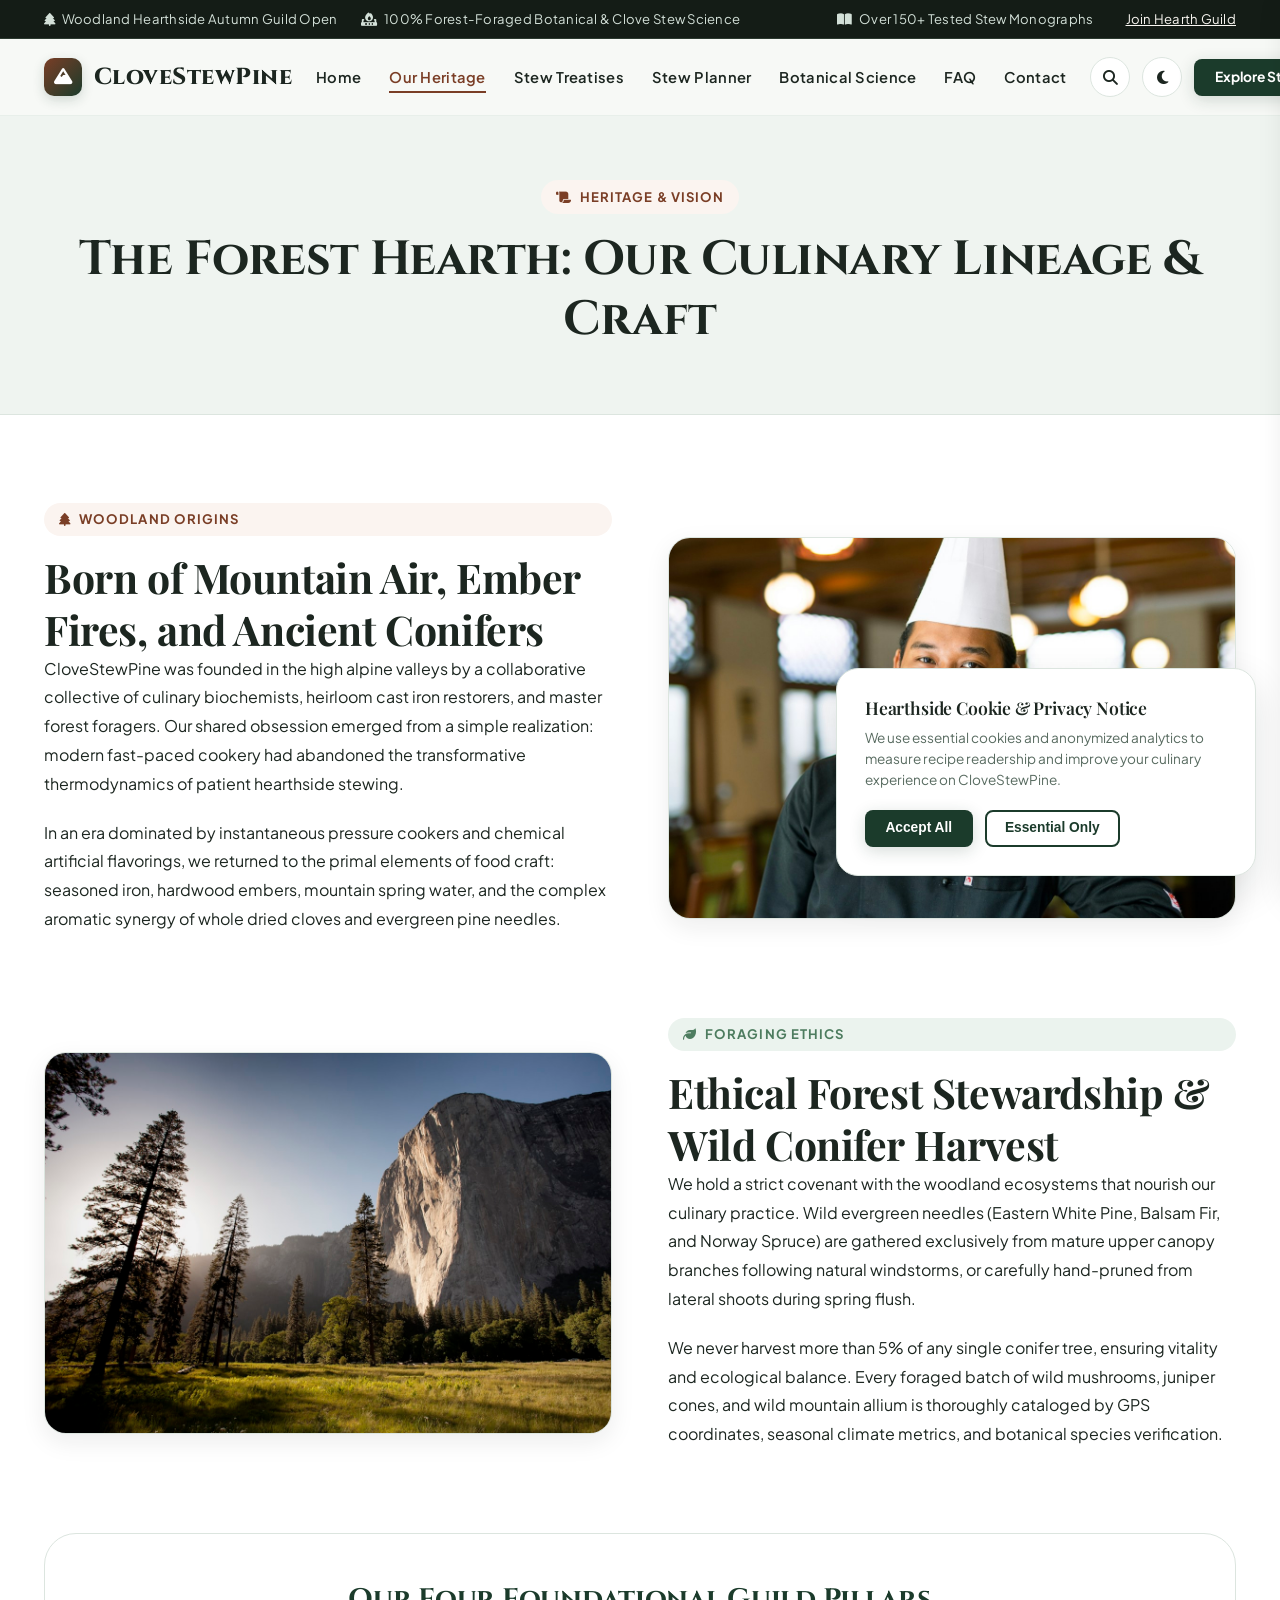
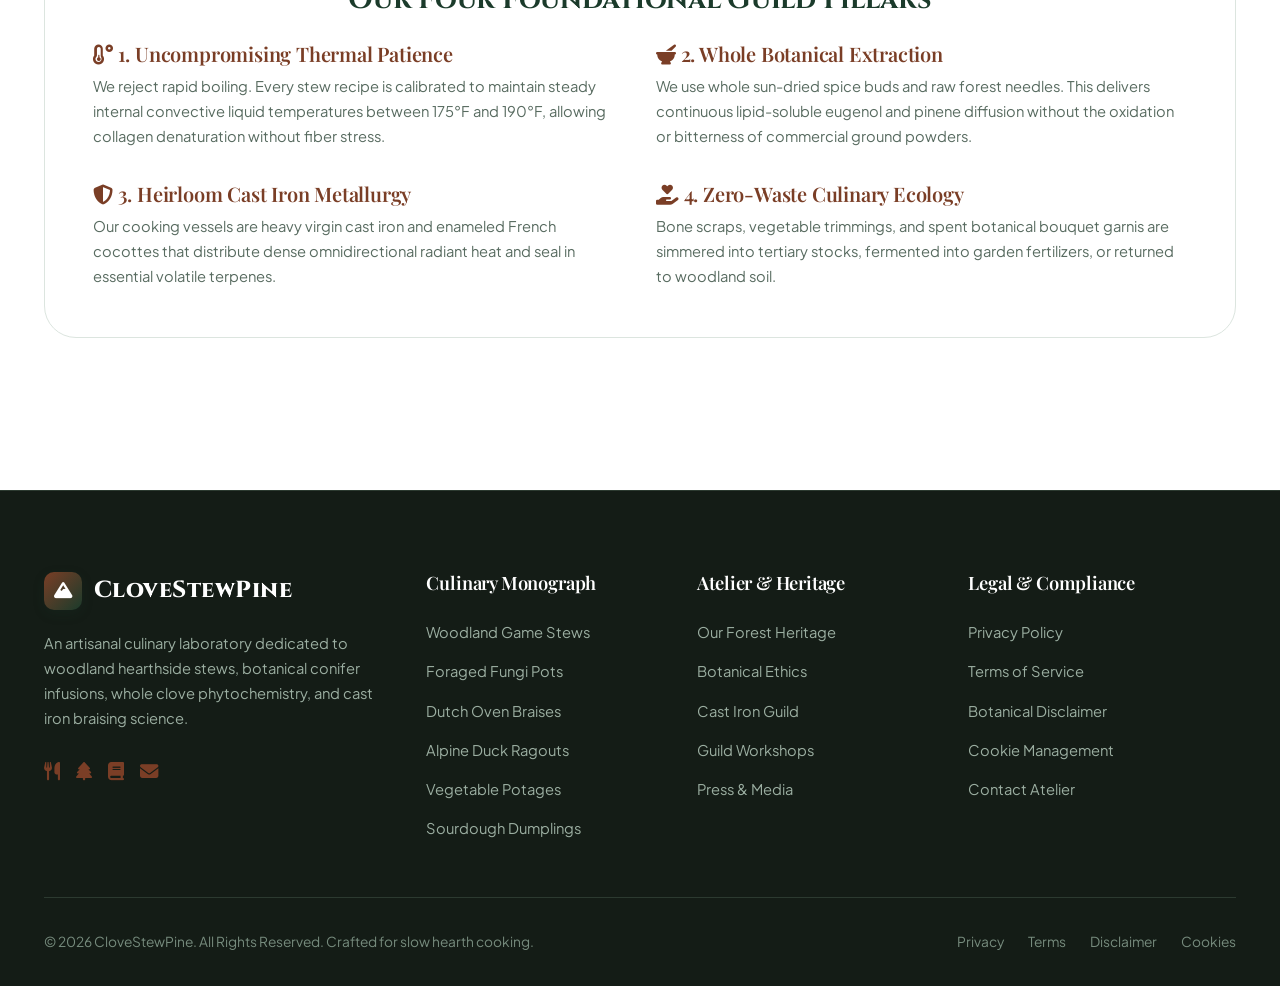
<file: about.html>
<!DOCTYPE html>
<html lang="en">
<head>
  <meta charset="UTF-8">
  <meta name="viewport" content="width=device-width, initial-scale=1.0">
  <title>Our Woodland Heritage & Hearth Stew Philosophy | CloveStewPine</title>
  <meta name="description" content="Discover the heritage of CloveStewPine. Learn about our forest foraging ethics, heirloom Dutch oven restoration, and scientific extraction of botanical terpenes and clove aromatics.">
  <link rel="canonical" href="https://clovestewpine.com/about.html">
  
  <!-- Google Analytics -->
  <script async src="https://www.googletagmanager.com/gtag/js?id=G-0LY0HY7L01"></script>
  <script>
    window.dataLayer = window.dataLayer || [];
    function gtag(){dataLayer.push(arguments);}
    gtag('js', new Date());
    gtag('config', 'G-0LY0HY7L01');
  </script>

  <link rel="stylesheet" href="https://cdnjs.cloudflare.com/ajax/libs/font-awesome/6.4.0/css/all.min.css">
  <link rel="stylesheet" href="css/style.css">
</head>
<body>

  <!-- Reading Progress Bar -->
  <div id="readingProgressBar" class="reading-progress-bar"></div>

  <!-- Top Announcement Bar -->
  <div class="top-bar">
    <div class="container top-bar-content">
      <div class="top-bar-left">
        <span class="top-bar-item"><i class="fas fa-tree"></i> Woodland Hearthside Autumn Guild Open</span>
        <span class="top-bar-item"><i class="fas fa-fire-burner"></i> 100% Forest-Foraged Botanical & Clove Stew Science</span>
      </div>
      <div class="top-bar-right">
        <span class="top-bar-item"><i class="fas fa-book-open"></i> Over 150+ Tested Stew Monographs</span>
        <a href="contact.html" style="color:#FAF7F2; text-decoration:underline; margin-left:8px;">Join Hearth Guild</a>
      </div>
    </div>
  </div>

  <!-- Site Navigation Header -->
  <header class="site-header">
    <div class="container header-inner">
      <a href="index.html" class="brand-logo">
        <div class="brand-logo-icon"><i class="fas fa-mountain"></i></div>
        <span>CloveStewPine</span>
      </a>

      <nav>
        <ul class="nav-menu">
          <li><a href="index.html" class="nav-link ">Home</a></li>
          <li><a href="about.html" class="nav-link active">Our Heritage</a></li>
          <li><a href="blog.html" class="nav-link ">Stew Treatises</a></li>
          <li><a href="index.html#planner" class="nav-link">Stew Planner</a></li>
          <li><a href="index.html#botanicals" class="nav-link">Botanical Science</a></li>
          <li><a href="index.html#faq" class="nav-link">FAQ</a></li>
          <li><a href="contact.html" class="nav-link ">Contact</a></li>
        </ul>
      </nav>

      <div class="header-actions">
        <button id="searchModalTrigger" class="icon-btn" aria-label="Search Stews"><i class="fas fa-search"></i></button>
        <button id="themeToggleBtn" class="icon-btn" aria-label="Toggle Theme"><i class="fas fa-moon"></i></button>
        <a href="blog.html" class="btn btn-primary btn-sm">Explore Stews</a>
        <button id="mobileMenuToggle" class="icon-btn hamburger-btn" aria-label="Open Menu"><i class="fas fa-bars"></i></button>
      </div>
    </div>
  </header>

  <!-- Mobile Drawer -->
  <div id="drawerOverlay" class="drawer-overlay"></div>
  <div id="mobileDrawer" class="mobile-drawer">
    <div class="mobile-drawer-header">
      <a href="index.html" class="brand-logo">
        <div class="brand-logo-icon"><i class="fas fa-mountain"></i></div>
        <span>CloveStewPine</span>
      </a>
      <button id="drawerCloseBtn" class="icon-btn" aria-label="Close Menu"><i class="fas fa-times"></i></button>
    </div>
    <ul class="mobile-nav-links">
      <li><a href="index.html">Home</a></li>
      <li><a href="about.html">Our Heritage</a></li>
      <li><a href="blog.html">Stew Treatises</a></li>
      <li><a href="index.html#planner">Stew Planner</a></li>
      <li><a href="index.html#botanicals">Botanical Science</a></li>
      <li><a href="index.html#faq">FAQ</a></li>
      <li><a href="contact.html">Contact Us</a></li>
    </ul>
    <div style="margin-top:auto; padding-top:2rem;">
      <a href="blog.html" class="btn btn-primary" style="width:100%;">View All Stews</a>
    </div>
  </div>

  <!-- Search Modal Overlay -->
  <div id="searchModalOverlay" class="modal-overlay">
    <div class="search-modal-box">
      <div class="search-modal-header">
        <h4 style="font-family: var(--font-heading); margin-bottom:0;">Search Woodland Stew Directory</h4>
        <button id="searchCloseBtn" class="icon-btn"><i class="fas fa-times"></i></button>
      </div>
      <div class="search-input-wrap">
        <i class="fas fa-search"></i>
        <input type="text" id="liveSearchInput" placeholder="Search by ingredient, simmer technique, or spice..." autocomplete="off">
      </div>
      <div id="searchResultsContainer" class="search-results">
        <p style="color:var(--text-muted);font-size:0.88rem;">Type a stew type, botanical spice, or cut...</p>
      </div>
    </div>
  </div>

  <!-- Subpage Header -->
  <section class="section section-alt" style="padding: 4rem 0 3rem 0; border-bottom: 1px solid var(--border);">
    <div class="container text-center">
      <div class="badge badge-clove"><i class="fas fa-scroll"></i> Heritage & Vision</div>
      <h1 style="font-family:var(--font-heading); font-size:clamp(2rem, 3.8vw, 3rem); margin-bottom:1rem;">The Forest Hearth: Our Culinary Lineage & Craft</h1>
    </div>
  </section>

  <!-- Main Content Body -->
  <main class="section section-surface">
    <div class="container">
      
        <div class="split-row" style="margin-bottom: 4rem;">
          <div class="split-content">
            <div class="badge badge-clove"><i class="fas fa-tree"></i> Woodland Origins</div>
            <h2>Born of Mountain Air, Ember Fires, and Ancient Conifers</h2>
            <p style="line-height:1.8; margin-bottom:1.25rem;">CloveStewPine was founded in the high alpine valleys by a collaborative collective of culinary biochemists, heirloom cast iron restorers, and master forest foragers. Our shared obsession emerged from a simple realization: modern fast-paced cookery had abandoned the transformative thermodynamics of patient hearthside stewing.</p>
            <p style="line-height:1.8; margin-bottom:1.25rem;">In an era dominated by instantaneous pressure cookers and chemical artificial flavorings, we returned to the primal elements of food craft: seasoned iron, hardwood embers, mountain spring water, and the complex aromatic synergy of whole dried cloves and evergreen pine needles.</p>
          </div>
          <div class="split-media">
            <img src="images/stew-artisan-woodland-chef-stirring.jpg" alt="Artisan Chef Stirring Hearthside Stew Pot" width="600" height="380">
          </div>
        </div>

        <div class="split-row reverse" style="margin-bottom: 4rem;">
          <div class="split-content">
            <div class="badge badge-sage"><i class="fas fa-leaf"></i> Foraging Ethics</div>
            <h2>Ethical Forest Stewardship & Wild Conifer Harvest</h2>
            <p style="line-height:1.8; margin-bottom:1.25rem;">We hold a strict covenant with the woodland ecosystems that nourish our culinary practice. Wild evergreen needles (Eastern White Pine, Balsam Fir, and Norway Spruce) are gathered exclusively from mature upper canopy branches following natural windstorms, or carefully hand-pruned from lateral shoots during spring flush.</p>
            <p style="line-height:1.8; margin-bottom:1.25rem;">We never harvest more than 5% of any single conifer tree, ensuring vitality and ecological balance. Every foraged batch of wild mushrooms, juniper cones, and wild mountain allium is thoroughly cataloged by GPS coordinates, seasonal climate metrics, and botanical species verification.</p>
          </div>
          <div class="split-media">
            <img src="images/stew-alpine-pine-forest-mountain.jpg" alt="Evergreen Pine Forest Landscape" width="600" height="380">
          </div>
        </div>

        <div class="section-surface" style="padding: 3rem; border-radius: var(--radius-xl); border: 1px solid var(--border); margin-bottom: 4rem;">
          <h3 style="color:var(--primary); font-family:var(--font-heading); margin-bottom:1.5rem; text-align:center;">Our Four Foundational Guild Pillars</h3>
          <div class="grid-2" style="gap:2rem;">
            <div>
              <h4 style="color:var(--clove); margin-bottom:0.5rem;"><i class="fas fa-temperature-low"></i> 1. Uncompromising Thermal Patience</h4>
              <p style="font-size:0.92rem; color:var(--text-muted); line-height:1.7;">We reject rapid boiling. Every stew recipe is calibrated to maintain steady internal convective liquid temperatures between 175°F and 190°F, allowing collagen denaturation without fiber stress.</p>
            </div>
            <div>
              <h4 style="color:var(--clove); margin-bottom:0.5rem;"><i class="fas fa-mortar-pestle"></i> 2. Whole Botanical Extraction</h4>
              <p style="font-size:0.92rem; color:var(--text-muted); line-height:1.7;">We use whole sun-dried spice buds and raw forest needles. This delivers continuous lipid-soluble eugenol and pinene diffusion without the oxidation or bitterness of commercial ground powders.</p>
            </div>
            <div>
              <h4 style="color:var(--clove); margin-bottom:0.5rem;"><i class="fas fa-shield-alt"></i> 3. Heirloom Cast Iron Metallurgy</h4>
              <p style="font-size:0.92rem; color:var(--text-muted); line-height:1.7;">Our cooking vessels are heavy virgin cast iron and enameled French cocottes that distribute dense omnidirectional radiant heat and seal in essential volatile terpenes.</p>
            </div>
            <div>
              <h4 style="color:var(--clove); margin-bottom:0.5rem;"><i class="fas fa-hand-holding-heart"></i> 4. Zero-Waste Culinary Ecology</h4>
              <p style="font-size:0.92rem; color:var(--text-muted); line-height:1.7;">Bone scraps, vegetable trimmings, and spent botanical bouquet garnis are simmered into tertiary stocks, fermented into garden fertilizers, or returned to woodland soil.</p>
            </div>
          </div>
        </div>
        
    </div>
  </main>

  <!-- Footer -->
  <footer class="site-footer">
    <div class="container">
      <div class="footer-grid">
        <div class="footer-brand">
          <a href="index.html" class="brand-logo">
            <div class="brand-logo-icon"><i class="fas fa-mountain"></i></div>
            <span>CloveStewPine</span>
          </a>
          <p>An artisanal culinary laboratory dedicated to woodland hearthside stews, botanical conifer infusions, whole clove phytochemistry, and cast iron braising science.</p>
          <div style="display:flex; gap:1rem; font-size:1.15rem; color:#9BAEA1;">
            <a href="index.html" aria-label="Home"><i class="fas fa-utensils"></i></a>
            <a href="about.html" aria-label="About"><i class="fas fa-tree"></i></a>
            <a href="blog.html" aria-label="Blog"><i class="fas fa-book"></i></a>
            <a href="contact.html" aria-label="Contact"><i class="fas fa-envelope"></i></a>
          </div>
        </div>

        <div>
          <h4 class="footer-heading">Culinary Monograph</h4>
          <ul class="footer-links">
            <li><a href="blog.html">Woodland Game Stews</a></li>
            <li><a href="blog.html">Foraged Fungi Pots</a></li>
            <li><a href="blog.html">Dutch Oven Braises</a></li>
            <li><a href="blog.html">Alpine Duck Ragouts</a></li>
            <li><a href="blog.html">Vegetable Potages</a></li>
            <li><a href="blog.html">Sourdough Dumplings</a></li>
          </ul>
        </div>

        <div>
          <h4 class="footer-heading">Atelier & Heritage</h4>
          <ul class="footer-links">
            <li><a href="about.html">Our Forest Heritage</a></li>
            <li><a href="about.html#botany">Botanical Ethics</a></li>
            <li><a href="about.html#castiron">Cast Iron Guild</a></li>
            <li><a href="contact.html">Guild Workshops</a></li>
            <li><a href="contact.html">Press & Media</a></li>
          </ul>
        </div>

        <div>
          <h4 class="footer-heading">Legal & Compliance</h4>
          <ul class="footer-links">
            <li><a href="privacy.html">Privacy Policy</a></li>
            <li><a href="terms.html">Terms of Service</a></li>
            <li><a href="disclaimer.html">Botanical Disclaimer</a></li>
            <li><a href="cookies.html">Cookie Management</a></li>
            <li><a href="contact.html">Contact Atelier</a></li>
          </ul>
        </div>
      </div>

      <div class="footer-bottom">
        <div>
          &copy; 2026 CloveStewPine. All Rights Reserved. Crafted for slow hearth cooking.
        </div>
        <div class="footer-bottom-links">
          <a href="privacy.html">Privacy</a>
          <a href="terms.html">Terms</a>
          <a href="disclaimer.html">Disclaimer</a>
          <a href="cookies.html">Cookies</a>
        </div>
      </div>
    </div>
  </footer>

  <!-- Cookie Consent Banner -->
  <div id="cookieBanner" class="cookie-banner">
    <h4>Hearthside Cookie & Privacy Notice</h4>
    <p>We use essential cookies and anonymized analytics to measure recipe readership and improve your culinary experience on CloveStewPine.</p>
    <div class="cookie-banner-actions">
      <button id="cookieAcceptBtn" class="btn btn-primary btn-sm">Accept All</button>
      <button id="cookieDeclineBtn" class="btn btn-outline btn-sm">Essential Only</button>
    </div>
  </div>

  <!-- Back to Top Button -->
  <button id="backToTopBtn" class="back-to-top" aria-label="Back to Top"><i class="fas fa-arrow-up"></i></button>

  <script src="js/main.js"></script>
</body>
</html>
</file>
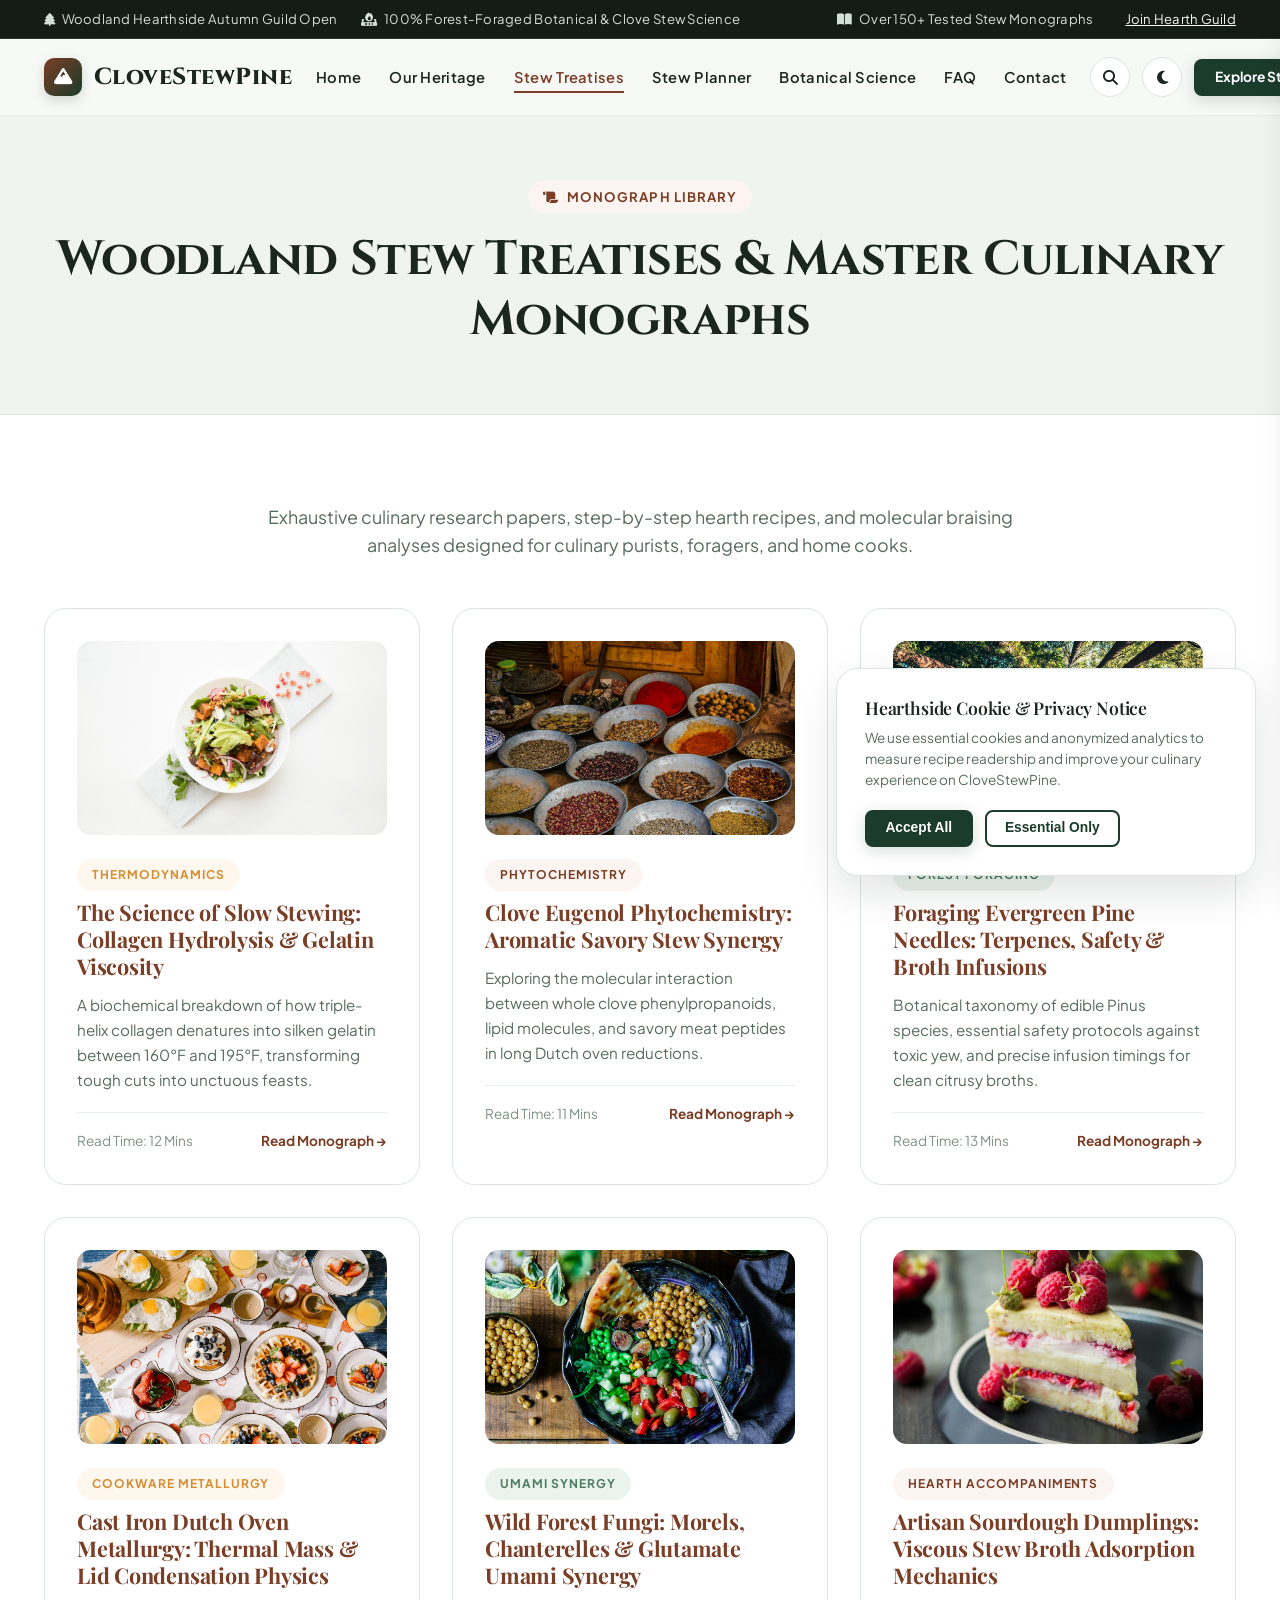
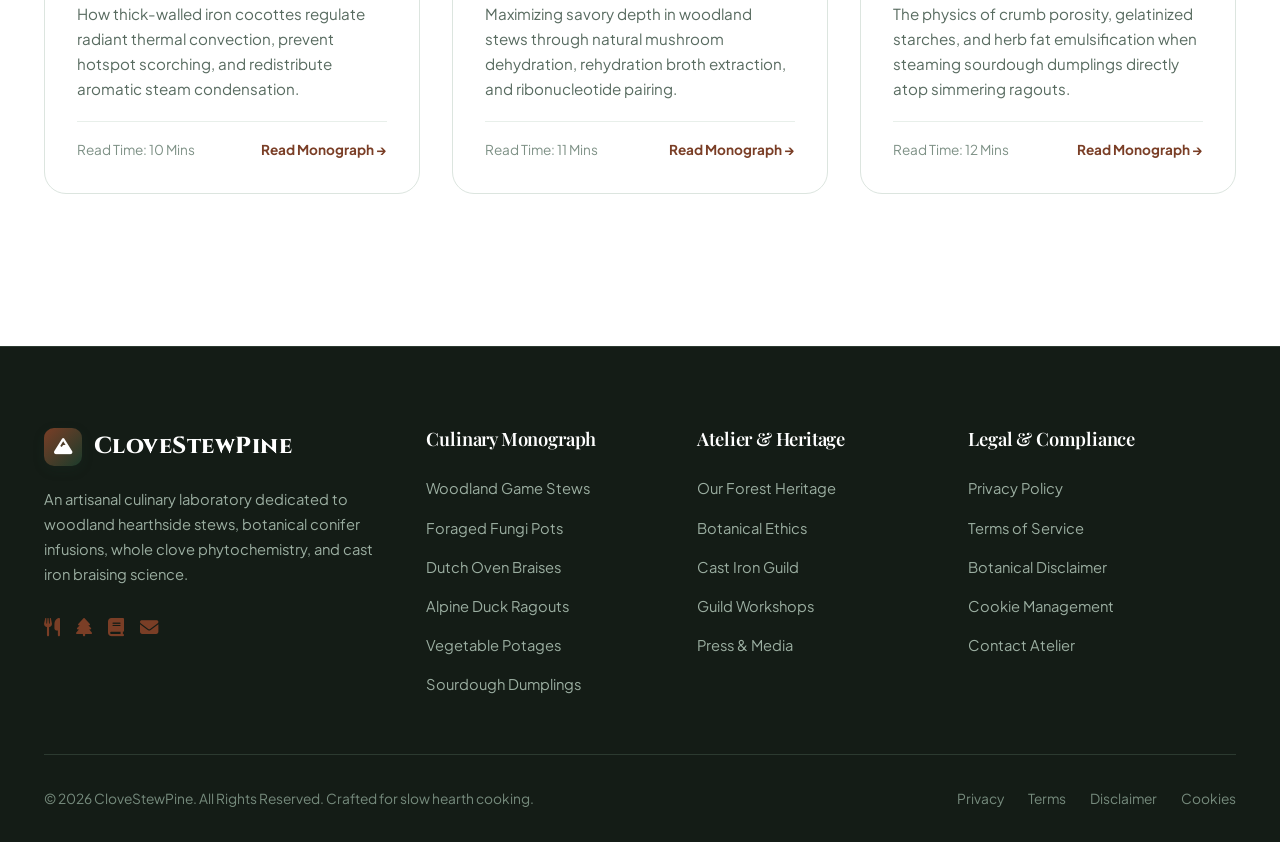
<file: blog.html>
<!DOCTYPE html>
<html lang="en">
<head>
  <meta charset="UTF-8">
  <meta name="viewport" content="width=device-width, initial-scale=1.0">
  <title>Woodland Stew Treatises & Botanical Science Library | CloveStewPine</title>
  <meta name="description" content="Explore our complete library of hearthside stew monographs, collagen braising science, pine needle foraging guides, and clove phytochemistry.">
  <link rel="canonical" href="https://clovestewpine.com/blog.html">
  
  <!-- Google Analytics -->
  <script async src="https://www.googletagmanager.com/gtag/js?id=G-0LY0HY7L01"></script>
  <script>
    window.dataLayer = window.dataLayer || [];
    function gtag(){dataLayer.push(arguments);}
    gtag('js', new Date());
    gtag('config', 'G-0LY0HY7L01');
  </script>

  <link rel="stylesheet" href="https://cdnjs.cloudflare.com/ajax/libs/font-awesome/6.4.0/css/all.min.css">
  <link rel="stylesheet" href="css/style.css">
</head>
<body>

  <!-- Reading Progress Bar -->
  <div id="readingProgressBar" class="reading-progress-bar"></div>

  <!-- Top Announcement Bar -->
  <div class="top-bar">
    <div class="container top-bar-content">
      <div class="top-bar-left">
        <span class="top-bar-item"><i class="fas fa-tree"></i> Woodland Hearthside Autumn Guild Open</span>
        <span class="top-bar-item"><i class="fas fa-fire-burner"></i> 100% Forest-Foraged Botanical & Clove Stew Science</span>
      </div>
      <div class="top-bar-right">
        <span class="top-bar-item"><i class="fas fa-book-open"></i> Over 150+ Tested Stew Monographs</span>
        <a href="contact.html" style="color:#FAF7F2; text-decoration:underline; margin-left:8px;">Join Hearth Guild</a>
      </div>
    </div>
  </div>

  <!-- Site Navigation Header -->
  <header class="site-header">
    <div class="container header-inner">
      <a href="index.html" class="brand-logo">
        <div class="brand-logo-icon"><i class="fas fa-mountain"></i></div>
        <span>CloveStewPine</span>
      </a>

      <nav>
        <ul class="nav-menu">
          <li><a href="index.html" class="nav-link ">Home</a></li>
          <li><a href="about.html" class="nav-link ">Our Heritage</a></li>
          <li><a href="blog.html" class="nav-link active">Stew Treatises</a></li>
          <li><a href="index.html#planner" class="nav-link">Stew Planner</a></li>
          <li><a href="index.html#botanicals" class="nav-link">Botanical Science</a></li>
          <li><a href="index.html#faq" class="nav-link">FAQ</a></li>
          <li><a href="contact.html" class="nav-link ">Contact</a></li>
        </ul>
      </nav>

      <div class="header-actions">
        <button id="searchModalTrigger" class="icon-btn" aria-label="Search Stews"><i class="fas fa-search"></i></button>
        <button id="themeToggleBtn" class="icon-btn" aria-label="Toggle Theme"><i class="fas fa-moon"></i></button>
        <a href="blog.html" class="btn btn-primary btn-sm">Explore Stews</a>
        <button id="mobileMenuToggle" class="icon-btn hamburger-btn" aria-label="Open Menu"><i class="fas fa-bars"></i></button>
      </div>
    </div>
  </header>

  <!-- Mobile Drawer -->
  <div id="drawerOverlay" class="drawer-overlay"></div>
  <div id="mobileDrawer" class="mobile-drawer">
    <div class="mobile-drawer-header">
      <a href="index.html" class="brand-logo">
        <div class="brand-logo-icon"><i class="fas fa-mountain"></i></div>
        <span>CloveStewPine</span>
      </a>
      <button id="drawerCloseBtn" class="icon-btn" aria-label="Close Menu"><i class="fas fa-times"></i></button>
    </div>
    <ul class="mobile-nav-links">
      <li><a href="index.html">Home</a></li>
      <li><a href="about.html">Our Heritage</a></li>
      <li><a href="blog.html">Stew Treatises</a></li>
      <li><a href="index.html#planner">Stew Planner</a></li>
      <li><a href="index.html#botanicals">Botanical Science</a></li>
      <li><a href="index.html#faq">FAQ</a></li>
      <li><a href="contact.html">Contact Us</a></li>
    </ul>
    <div style="margin-top:auto; padding-top:2rem;">
      <a href="blog.html" class="btn btn-primary" style="width:100%;">View All Stews</a>
    </div>
  </div>

  <!-- Search Modal Overlay -->
  <div id="searchModalOverlay" class="modal-overlay">
    <div class="search-modal-box">
      <div class="search-modal-header">
        <h4 style="font-family: var(--font-heading); margin-bottom:0;">Search Woodland Stew Directory</h4>
        <button id="searchCloseBtn" class="icon-btn"><i class="fas fa-times"></i></button>
      </div>
      <div class="search-input-wrap">
        <i class="fas fa-search"></i>
        <input type="text" id="liveSearchInput" placeholder="Search by ingredient, simmer technique, or spice..." autocomplete="off">
      </div>
      <div id="searchResultsContainer" class="search-results">
        <p style="color:var(--text-muted);font-size:0.88rem;">Type a stew type, botanical spice, or cut...</p>
      </div>
    </div>
  </div>

  <!-- Subpage Header -->
  <section class="section section-alt" style="padding: 4rem 0 3rem 0; border-bottom: 1px solid var(--border);">
    <div class="container text-center">
      <div class="badge badge-clove"><i class="fas fa-scroll"></i> Monograph Library</div>
      <h1 style="font-family:var(--font-heading); font-size:clamp(2rem, 3.8vw, 3rem); margin-bottom:1rem;">Woodland Stew Treatises & Master Culinary Monographs</h1>
    </div>
  </section>

  <!-- Main Content Body -->
  <main class="section section-surface">
    <div class="container">
      
        <div style="max-width: 760px; margin: 0 auto 3rem auto; text-align: center;">
          <p class="section-subtitle">Exhaustive culinary research papers, step-by-step hearth recipes, and molecular braising analyses designed for culinary purists, foragers, and home cooks.</p>
        </div>

        <div class="grid-3" style="margin-bottom: 4rem;">
          <div class="card">
            <div class="card-img">
              <img src="images/stew-clove-simmering-dutch-oven.jpg" alt="Collagen Hydrolysis Stew Chemistry" width="400" height="250">
            </div>
            <div class="badge badge-amber" style="font-size:0.75rem; margin-bottom:0.5rem;">Thermodynamics</div>
            <h3 class="card-title"><a href="blog/the-science-of-slow-stewing-collagen-hydrolysis-and-gelatin-viscosity.html">The Science of Slow Stewing: Collagen Hydrolysis & Gelatin Viscosity</a></h3>
            <p class="card-text">A biochemical breakdown of how triple-helix collagen denatures into silken gelatin between 160°F and 195°F, transforming tough cuts into unctuous feasts.</p>
            <div class="card-meta">
              <span>Read Time: 12 Mins</span>
              <a href="blog/the-science-of-slow-stewing-collagen-hydrolysis-and-gelatin-viscosity.html" style="font-weight:700; color:var(--clove);">Read Monograph &rarr;</a>
            </div>
          </div>

          <div class="card">
            <div class="card-img">
              <img src="images/stew-whole-cloves-aromatic-spice.jpg" alt="Aromatic Clove Botany and Eugenol Chemistry" width="400" height="250">
            </div>
            <div class="badge badge-clove" style="font-size:0.75rem; margin-bottom:0.5rem;">Phytochemistry</div>
            <h3 class="card-title"><a href="blog/clove-eugenol-phytochemistry-and-aromatic-savory-stew-synergy.html">Clove Eugenol Phytochemistry: Aromatic Savory Stew Synergy</a></h3>
            <p class="card-text">Exploring the molecular interaction between whole clove phenylpropanoids, lipid molecules, and savory meat peptides in long Dutch oven reductions.</p>
            <div class="card-meta">
              <span>Read Time: 11 Mins</span>
              <a href="blog/clove-eugenol-phytochemistry-and-aromatic-savory-stew-synergy.html" style="font-weight:700; color:var(--clove);">Read Monograph &rarr;</a>
            </div>
          </div>

          <div class="card">
            <div class="card-img">
              <img src="images/stew-pine-needle-forest-foraging.jpg" alt="Botanical Pine Needle Foraging & Terpenes" width="400" height="250">
            </div>
            <div class="badge badge-sage" style="font-size:0.75rem; margin-bottom:0.5rem;">Forest Foraging</div>
            <h3 class="card-title"><a href="blog/foraging-evergreen-pine-needles-terpenes-safety-and-broth-infusions.html">Foraging Evergreen Pine Needles: Terpenes, Safety & Broth Infusions</a></h3>
            <p class="card-text">Botanical taxonomy of edible Pinus species, essential safety protocols against toxic yew, and precise infusion timings for clean citrusy broths.</p>
            <div class="card-meta">
              <span>Read Time: 13 Mins</span>
              <a href="blog/foraging-evergreen-pine-needles-terpenes-safety-and-broth-infusions.html" style="font-weight:700; color:var(--clove);">Read Monograph &rarr;</a>
            </div>
          </div>

          <div class="card">
            <div class="card-img">
              <img src="images/stew-cast-iron-hearth-fire.jpg" alt="Cast Iron Dutch Oven Thermal Mass" width="400" height="250">
            </div>
            <div class="badge badge-amber" style="font-size:0.75rem; margin-bottom:0.5rem;">Cookware Metallurgy</div>
            <h3 class="card-title"><a href="blog/cast-iron-dutch-oven-metallurgy-thermal-mass-and-lid-condensation-physics.html">Cast Iron Dutch Oven Metallurgy: Thermal Mass & Lid Condensation Physics</a></h3>
            <p class="card-text">How thick-walled iron cocottes regulate radiant thermal convection, prevent hotspot scorching, and redistribute aromatic steam condensation.</p>
            <div class="card-meta">
              <span>Read Time: 10 Mins</span>
              <a href="blog/cast-iron-dutch-oven-metallurgy-thermal-mass-and-lid-condensation-physics.html" style="font-weight:700; color:var(--clove);">Read Monograph &rarr;</a>
            </div>
          </div>

          <div class="card">
            <div class="card-img">
              <img src="images/stew-wild-mushroom-woodland-pot.jpg" alt="Wild Foraged Fungi Umami Ribonucleotides" width="400" height="250">
            </div>
            <div class="badge badge-sage" style="font-size:0.75rem; margin-bottom:0.5rem;">Umami Synergy</div>
            <h3 class="card-title"><a href="blog/wild-forest-fungi-morels-chanterelles-and-glutamate-umami-synergy.html">Wild Forest Fungi: Morels, Chanterelles & Glutamate Umami Synergy</a></h3>
            <p class="card-text">Maximizing savory depth in woodland stews through natural mushroom dehydration, rehydration broth extraction, and ribonucleotide pairing.</p>
            <div class="card-meta">
              <span>Read Time: 11 Mins</span>
              <a href="blog/wild-forest-fungi-morels-chanterelles-and-glutamate-umami-synergy.html" style="font-weight:700; color:var(--clove);">Read Monograph &rarr;</a>
            </div>
          </div>

          <div class="card">
            <div class="card-img">
              <img src="images/stew-crusty-skillet-dumplings.jpg" alt="Artisan Sourdough Dumplings and Broth Density" width="400" height="250">
            </div>
            <div class="badge badge-clove" style="font-size:0.75rem; margin-bottom:0.5rem;">Hearth Accompaniments</div>
            <h3 class="card-title"><a href="blog/artisan-sourdough-dumplings-and-viscous-stew-broth-adsorption-mechanics.html">Artisan Sourdough Dumplings: Viscous Stew Broth Adsorption Mechanics</a></h3>
            <p class="card-text">The physics of crumb porosity, gelatinized starches, and herb fat emulsification when steaming sourdough dumplings directly atop simmering ragouts.</p>
            <div class="card-meta">
              <span>Read Time: 12 Mins</span>
              <a href="blog/artisan-sourdough-dumplings-and-viscous-stew-broth-adsorption-mechanics.html" style="font-weight:700; color:var(--clove);">Read Monograph &rarr;</a>
            </div>
          </div>
        </div>
        
    </div>
  </main>

  <!-- Footer -->
  <footer class="site-footer">
    <div class="container">
      <div class="footer-grid">
        <div class="footer-brand">
          <a href="index.html" class="brand-logo">
            <div class="brand-logo-icon"><i class="fas fa-mountain"></i></div>
            <span>CloveStewPine</span>
          </a>
          <p>An artisanal culinary laboratory dedicated to woodland hearthside stews, botanical conifer infusions, whole clove phytochemistry, and cast iron braising science.</p>
          <div style="display:flex; gap:1rem; font-size:1.15rem; color:#9BAEA1;">
            <a href="index.html" aria-label="Home"><i class="fas fa-utensils"></i></a>
            <a href="about.html" aria-label="About"><i class="fas fa-tree"></i></a>
            <a href="blog.html" aria-label="Blog"><i class="fas fa-book"></i></a>
            <a href="contact.html" aria-label="Contact"><i class="fas fa-envelope"></i></a>
          </div>
        </div>

        <div>
          <h4 class="footer-heading">Culinary Monograph</h4>
          <ul class="footer-links">
            <li><a href="blog.html">Woodland Game Stews</a></li>
            <li><a href="blog.html">Foraged Fungi Pots</a></li>
            <li><a href="blog.html">Dutch Oven Braises</a></li>
            <li><a href="blog.html">Alpine Duck Ragouts</a></li>
            <li><a href="blog.html">Vegetable Potages</a></li>
            <li><a href="blog.html">Sourdough Dumplings</a></li>
          </ul>
        </div>

        <div>
          <h4 class="footer-heading">Atelier & Heritage</h4>
          <ul class="footer-links">
            <li><a href="about.html">Our Forest Heritage</a></li>
            <li><a href="about.html#botany">Botanical Ethics</a></li>
            <li><a href="about.html#castiron">Cast Iron Guild</a></li>
            <li><a href="contact.html">Guild Workshops</a></li>
            <li><a href="contact.html">Press & Media</a></li>
          </ul>
        </div>

        <div>
          <h4 class="footer-heading">Legal & Compliance</h4>
          <ul class="footer-links">
            <li><a href="privacy.html">Privacy Policy</a></li>
            <li><a href="terms.html">Terms of Service</a></li>
            <li><a href="disclaimer.html">Botanical Disclaimer</a></li>
            <li><a href="cookies.html">Cookie Management</a></li>
            <li><a href="contact.html">Contact Atelier</a></li>
          </ul>
        </div>
      </div>

      <div class="footer-bottom">
        <div>
          &copy; 2026 CloveStewPine. All Rights Reserved. Crafted for slow hearth cooking.
        </div>
        <div class="footer-bottom-links">
          <a href="privacy.html">Privacy</a>
          <a href="terms.html">Terms</a>
          <a href="disclaimer.html">Disclaimer</a>
          <a href="cookies.html">Cookies</a>
        </div>
      </div>
    </div>
  </footer>

  <!-- Cookie Consent Banner -->
  <div id="cookieBanner" class="cookie-banner">
    <h4>Hearthside Cookie & Privacy Notice</h4>
    <p>We use essential cookies and anonymized analytics to measure recipe readership and improve your culinary experience on CloveStewPine.</p>
    <div class="cookie-banner-actions">
      <button id="cookieAcceptBtn" class="btn btn-primary btn-sm">Accept All</button>
      <button id="cookieDeclineBtn" class="btn btn-outline btn-sm">Essential Only</button>
    </div>
  </div>

  <!-- Back to Top Button -->
  <button id="backToTopBtn" class="back-to-top" aria-label="Back to Top"><i class="fas fa-arrow-up"></i></button>

  <script src="js/main.js"></script>
</body>
</html>
</file>
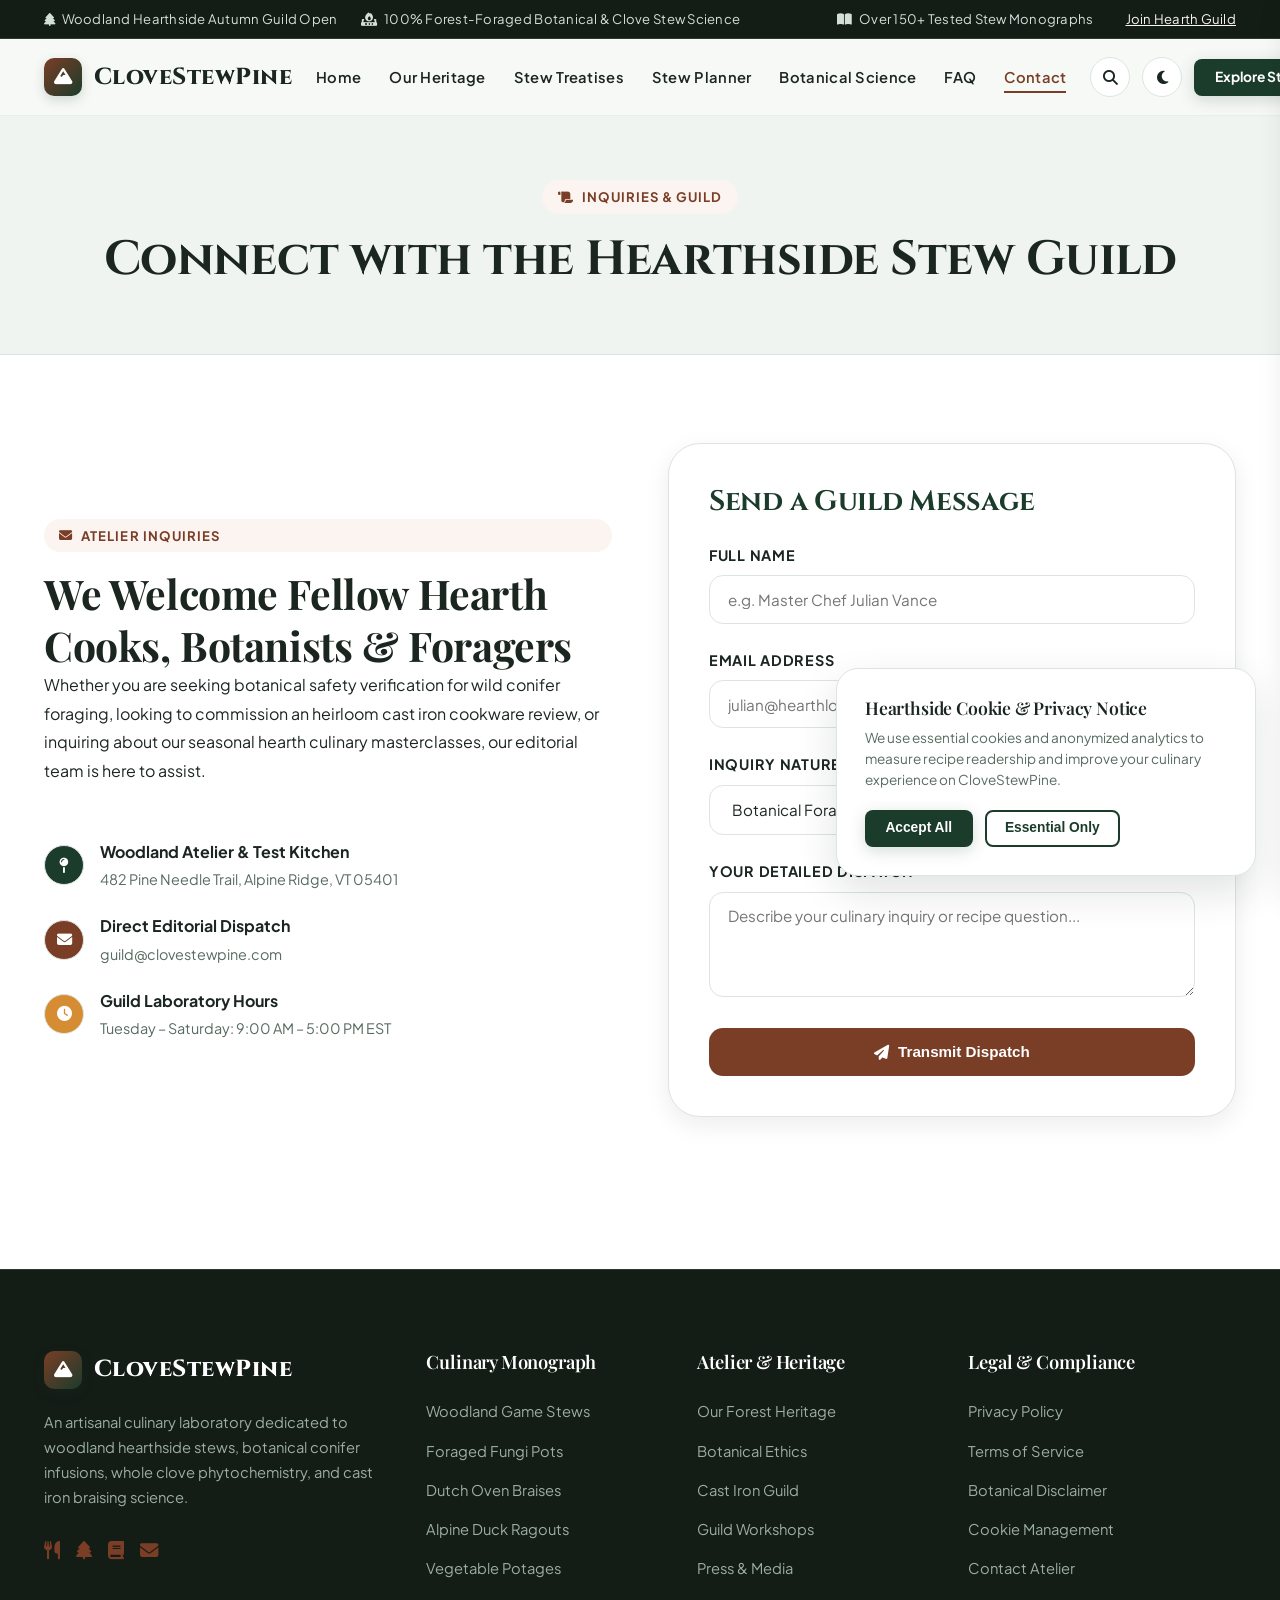
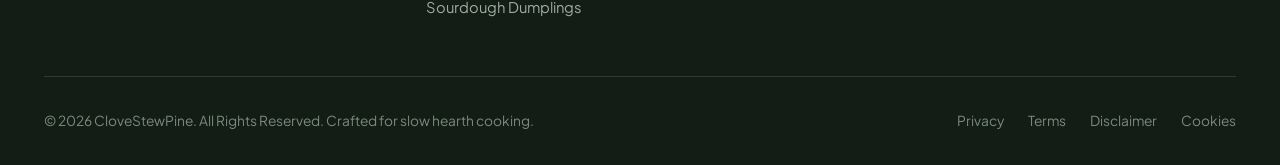
<file: contact.html>
<!DOCTYPE html>
<html lang="en">
<head>
  <meta charset="UTF-8">
  <meta name="viewport" content="width=device-width, initial-scale=1.0">
  <title>Contact the Woodland Hearth Guild | CloveStewPine</title>
  <meta name="description" content="Get in touch with CloveStewPine culinary instructors, foraging guides, and editorial staff. Inquire about guild memberships, masterclasses, and botanical consultations.">
  <link rel="canonical" href="https://clovestewpine.com/contact.html">
  
  <!-- Google Analytics -->
  <script async src="https://www.googletagmanager.com/gtag/js?id=G-0LY0HY7L01"></script>
  <script>
    window.dataLayer = window.dataLayer || [];
    function gtag(){dataLayer.push(arguments);}
    gtag('js', new Date());
    gtag('config', 'G-0LY0HY7L01');
  </script>

  <link rel="stylesheet" href="https://cdnjs.cloudflare.com/ajax/libs/font-awesome/6.4.0/css/all.min.css">
  <link rel="stylesheet" href="css/style.css">
</head>
<body>

  <!-- Reading Progress Bar -->
  <div id="readingProgressBar" class="reading-progress-bar"></div>

  <!-- Top Announcement Bar -->
  <div class="top-bar">
    <div class="container top-bar-content">
      <div class="top-bar-left">
        <span class="top-bar-item"><i class="fas fa-tree"></i> Woodland Hearthside Autumn Guild Open</span>
        <span class="top-bar-item"><i class="fas fa-fire-burner"></i> 100% Forest-Foraged Botanical & Clove Stew Science</span>
      </div>
      <div class="top-bar-right">
        <span class="top-bar-item"><i class="fas fa-book-open"></i> Over 150+ Tested Stew Monographs</span>
        <a href="contact.html" style="color:#FAF7F2; text-decoration:underline; margin-left:8px;">Join Hearth Guild</a>
      </div>
    </div>
  </div>

  <!-- Site Navigation Header -->
  <header class="site-header">
    <div class="container header-inner">
      <a href="index.html" class="brand-logo">
        <div class="brand-logo-icon"><i class="fas fa-mountain"></i></div>
        <span>CloveStewPine</span>
      </a>

      <nav>
        <ul class="nav-menu">
          <li><a href="index.html" class="nav-link ">Home</a></li>
          <li><a href="about.html" class="nav-link ">Our Heritage</a></li>
          <li><a href="blog.html" class="nav-link ">Stew Treatises</a></li>
          <li><a href="index.html#planner" class="nav-link">Stew Planner</a></li>
          <li><a href="index.html#botanicals" class="nav-link">Botanical Science</a></li>
          <li><a href="index.html#faq" class="nav-link">FAQ</a></li>
          <li><a href="contact.html" class="nav-link active">Contact</a></li>
        </ul>
      </nav>

      <div class="header-actions">
        <button id="searchModalTrigger" class="icon-btn" aria-label="Search Stews"><i class="fas fa-search"></i></button>
        <button id="themeToggleBtn" class="icon-btn" aria-label="Toggle Theme"><i class="fas fa-moon"></i></button>
        <a href="blog.html" class="btn btn-primary btn-sm">Explore Stews</a>
        <button id="mobileMenuToggle" class="icon-btn hamburger-btn" aria-label="Open Menu"><i class="fas fa-bars"></i></button>
      </div>
    </div>
  </header>

  <!-- Mobile Drawer -->
  <div id="drawerOverlay" class="drawer-overlay"></div>
  <div id="mobileDrawer" class="mobile-drawer">
    <div class="mobile-drawer-header">
      <a href="index.html" class="brand-logo">
        <div class="brand-logo-icon"><i class="fas fa-mountain"></i></div>
        <span>CloveStewPine</span>
      </a>
      <button id="drawerCloseBtn" class="icon-btn" aria-label="Close Menu"><i class="fas fa-times"></i></button>
    </div>
    <ul class="mobile-nav-links">
      <li><a href="index.html">Home</a></li>
      <li><a href="about.html">Our Heritage</a></li>
      <li><a href="blog.html">Stew Treatises</a></li>
      <li><a href="index.html#planner">Stew Planner</a></li>
      <li><a href="index.html#botanicals">Botanical Science</a></li>
      <li><a href="index.html#faq">FAQ</a></li>
      <li><a href="contact.html">Contact Us</a></li>
    </ul>
    <div style="margin-top:auto; padding-top:2rem;">
      <a href="blog.html" class="btn btn-primary" style="width:100%;">View All Stews</a>
    </div>
  </div>

  <!-- Search Modal Overlay -->
  <div id="searchModalOverlay" class="modal-overlay">
    <div class="search-modal-box">
      <div class="search-modal-header">
        <h4 style="font-family: var(--font-heading); margin-bottom:0;">Search Woodland Stew Directory</h4>
        <button id="searchCloseBtn" class="icon-btn"><i class="fas fa-times"></i></button>
      </div>
      <div class="search-input-wrap">
        <i class="fas fa-search"></i>
        <input type="text" id="liveSearchInput" placeholder="Search by ingredient, simmer technique, or spice..." autocomplete="off">
      </div>
      <div id="searchResultsContainer" class="search-results">
        <p style="color:var(--text-muted);font-size:0.88rem;">Type a stew type, botanical spice, or cut...</p>
      </div>
    </div>
  </div>

  <!-- Subpage Header -->
  <section class="section section-alt" style="padding: 4rem 0 3rem 0; border-bottom: 1px solid var(--border);">
    <div class="container text-center">
      <div class="badge badge-clove"><i class="fas fa-scroll"></i> Inquiries & Guild</div>
      <h1 style="font-family:var(--font-heading); font-size:clamp(2rem, 3.8vw, 3rem); margin-bottom:1rem;">Connect with the Hearthside Stew Guild</h1>
    </div>
  </section>

  <!-- Main Content Body -->
  <main class="section section-surface">
    <div class="container">
      
        <div class="split-row" style="margin-bottom: 4rem;">
          <div class="split-content">
            <div class="badge badge-clove"><i class="fas fa-envelope"></i> Atelier Inquiries</div>
            <h2>We Welcome Fellow Hearth Cooks, Botanists & Foragers</h2>
            <p style="line-height:1.8; margin-bottom:1.25rem;">Whether you are seeking botanical safety verification for wild conifer foraging, looking to commission an heirloom cast iron cookware review, or inquiring about our seasonal hearth culinary masterclasses, our editorial team is here to assist.</p>
            
            <div style="margin-top:2rem; display:flex; flex-direction:column; gap:1.25rem;">
              <div style="display:flex; gap:1rem; align-items:center;">
                <div class="icon-btn" style="background-color:var(--primary); color:#fff;"><i class="fas fa-map-pin"></i></div>
                <div>
                  <strong style="display:block; color:var(--text);">Woodland Atelier & Test Kitchen</strong>
                  <span style="font-size:0.9rem; color:var(--text-muted);">482 Pine Needle Trail, Alpine Ridge, VT 05401</span>
                </div>
              </div>

              <div style="display:flex; gap:1rem; align-items:center;">
                <div class="icon-btn" style="background-color:var(--clove); color:#fff;"><i class="fas fa-envelope"></i></div>
                <div>
                  <strong style="display:block; color:var(--text);">Direct Editorial Dispatch</strong>
                  <span style="font-size:0.9rem; color:var(--text-muted);">guild@clovestewpine.com</span>
                </div>
              </div>

              <div style="display:flex; gap:1rem; align-items:center;">
                <div class="icon-btn" style="background-color:var(--amber); color:#fff;"><i class="fas fa-clock"></i></div>
                <div>
                  <strong style="display:block; color:var(--text);">Guild Laboratory Hours</strong>
                  <span style="font-size:0.9rem; color:var(--text-muted);">Tuesday – Saturday: 9:00 AM – 5:00 PM EST</span>
                </div>
              </div>
            </div>
          </div>

          <div class="split-media" style="padding: 2.5rem; background-color: var(--bg-card); border-radius: var(--radius-xl); border: 1px solid var(--border); box-shadow: var(--shadow-md);">
            <h3 style="font-family:var(--font-heading); color:var(--primary); margin-bottom:1.5rem;">Send a Guild Message</h3>
            <form onsubmit="event.preventDefault(); alert('Thank you! Your dispatch has been received by the CloveStewPine Guild.'); this.reset();">
              <div class="form-group">
                <label for="contactName">Full Name</label>
                <input type="text" id="contactName" class="form-control" placeholder="e.g. Master Chef Julian Vance" required>
              </div>
              <div class="form-group">
                <label for="contactEmail">Email Address</label>
                <input type="email" id="contactEmail" class="form-control" placeholder="julian@hearthlodge.com" required>
              </div>
              <div class="form-group">
                <label for="contactSubject">Inquiry Nature</label>
                <select id="contactSubject" class="form-control">
                  <option>Botanical Foraging Identification Question</option>
                  <option>Heirloom Dutch Oven Restoration Inquiries</option>
                  <option>Culinary Masterclass & Workshop Admission</option>
                  <option>Press, Editorial & Publishing Collaboration</option>
                </select>
              </div>
              <div class="form-group">
                <label for="contactMsg">Your Detailed Dispatch</label>
                <textarea id="contactMsg" class="form-control" rows="4" placeholder="Describe your culinary inquiry or recipe question..." required></textarea>
              </div>
              <button type="submit" class="btn btn-clove" style="width:100%;"><i class="fas fa-paper-plane"></i> Transmit Dispatch</button>
            </form>
          </div>
        </div>
        
    </div>
  </main>

  <!-- Footer -->
  <footer class="site-footer">
    <div class="container">
      <div class="footer-grid">
        <div class="footer-brand">
          <a href="index.html" class="brand-logo">
            <div class="brand-logo-icon"><i class="fas fa-mountain"></i></div>
            <span>CloveStewPine</span>
          </a>
          <p>An artisanal culinary laboratory dedicated to woodland hearthside stews, botanical conifer infusions, whole clove phytochemistry, and cast iron braising science.</p>
          <div style="display:flex; gap:1rem; font-size:1.15rem; color:#9BAEA1;">
            <a href="index.html" aria-label="Home"><i class="fas fa-utensils"></i></a>
            <a href="about.html" aria-label="About"><i class="fas fa-tree"></i></a>
            <a href="blog.html" aria-label="Blog"><i class="fas fa-book"></i></a>
            <a href="contact.html" aria-label="Contact"><i class="fas fa-envelope"></i></a>
          </div>
        </div>

        <div>
          <h4 class="footer-heading">Culinary Monograph</h4>
          <ul class="footer-links">
            <li><a href="blog.html">Woodland Game Stews</a></li>
            <li><a href="blog.html">Foraged Fungi Pots</a></li>
            <li><a href="blog.html">Dutch Oven Braises</a></li>
            <li><a href="blog.html">Alpine Duck Ragouts</a></li>
            <li><a href="blog.html">Vegetable Potages</a></li>
            <li><a href="blog.html">Sourdough Dumplings</a></li>
          </ul>
        </div>

        <div>
          <h4 class="footer-heading">Atelier & Heritage</h4>
          <ul class="footer-links">
            <li><a href="about.html">Our Forest Heritage</a></li>
            <li><a href="about.html#botany">Botanical Ethics</a></li>
            <li><a href="about.html#castiron">Cast Iron Guild</a></li>
            <li><a href="contact.html">Guild Workshops</a></li>
            <li><a href="contact.html">Press & Media</a></li>
          </ul>
        </div>

        <div>
          <h4 class="footer-heading">Legal & Compliance</h4>
          <ul class="footer-links">
            <li><a href="privacy.html">Privacy Policy</a></li>
            <li><a href="terms.html">Terms of Service</a></li>
            <li><a href="disclaimer.html">Botanical Disclaimer</a></li>
            <li><a href="cookies.html">Cookie Management</a></li>
            <li><a href="contact.html">Contact Atelier</a></li>
          </ul>
        </div>
      </div>

      <div class="footer-bottom">
        <div>
          &copy; 2026 CloveStewPine. All Rights Reserved. Crafted for slow hearth cooking.
        </div>
        <div class="footer-bottom-links">
          <a href="privacy.html">Privacy</a>
          <a href="terms.html">Terms</a>
          <a href="disclaimer.html">Disclaimer</a>
          <a href="cookies.html">Cookies</a>
        </div>
      </div>
    </div>
  </footer>

  <!-- Cookie Consent Banner -->
  <div id="cookieBanner" class="cookie-banner">
    <h4>Hearthside Cookie & Privacy Notice</h4>
    <p>We use essential cookies and anonymized analytics to measure recipe readership and improve your culinary experience on CloveStewPine.</p>
    <div class="cookie-banner-actions">
      <button id="cookieAcceptBtn" class="btn btn-primary btn-sm">Accept All</button>
      <button id="cookieDeclineBtn" class="btn btn-outline btn-sm">Essential Only</button>
    </div>
  </div>

  <!-- Back to Top Button -->
  <button id="backToTopBtn" class="back-to-top" aria-label="Back to Top"><i class="fas fa-arrow-up"></i></button>

  <script src="js/main.js"></script>
</body>
</html>
</file>
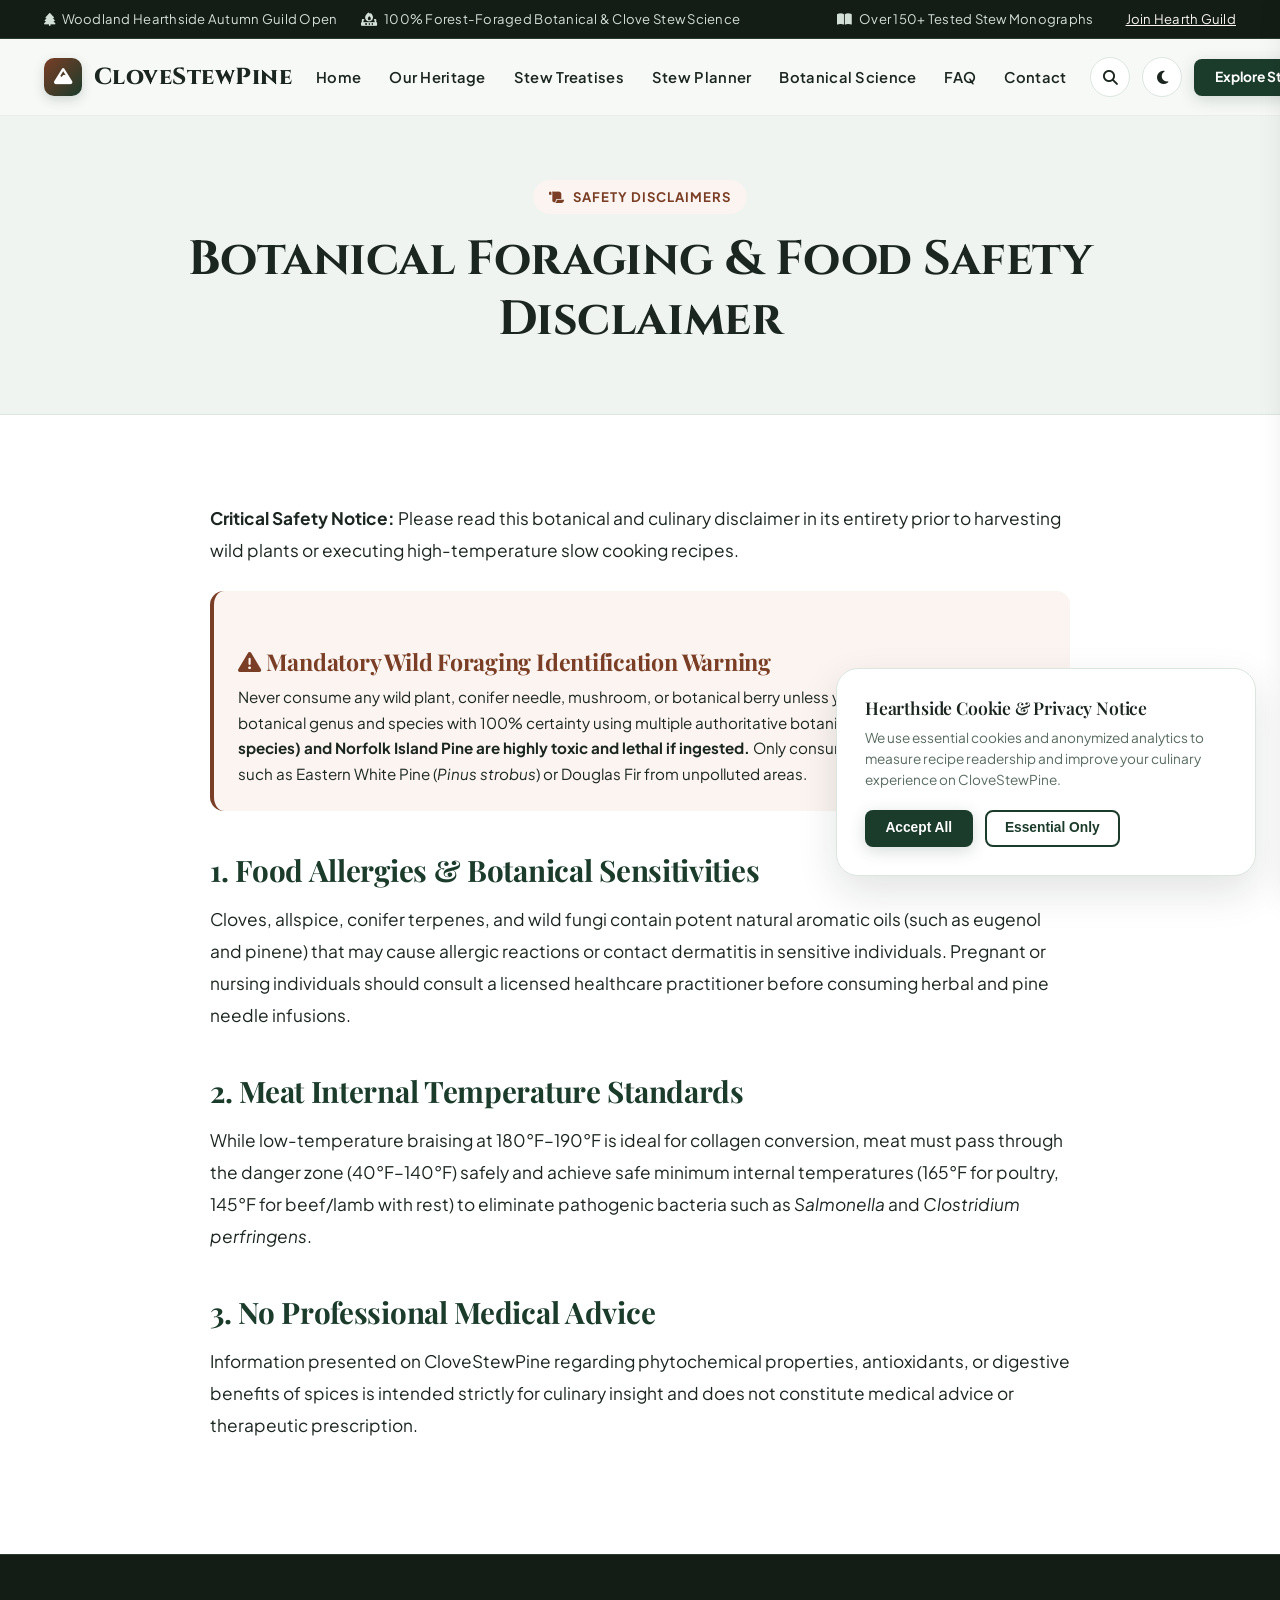
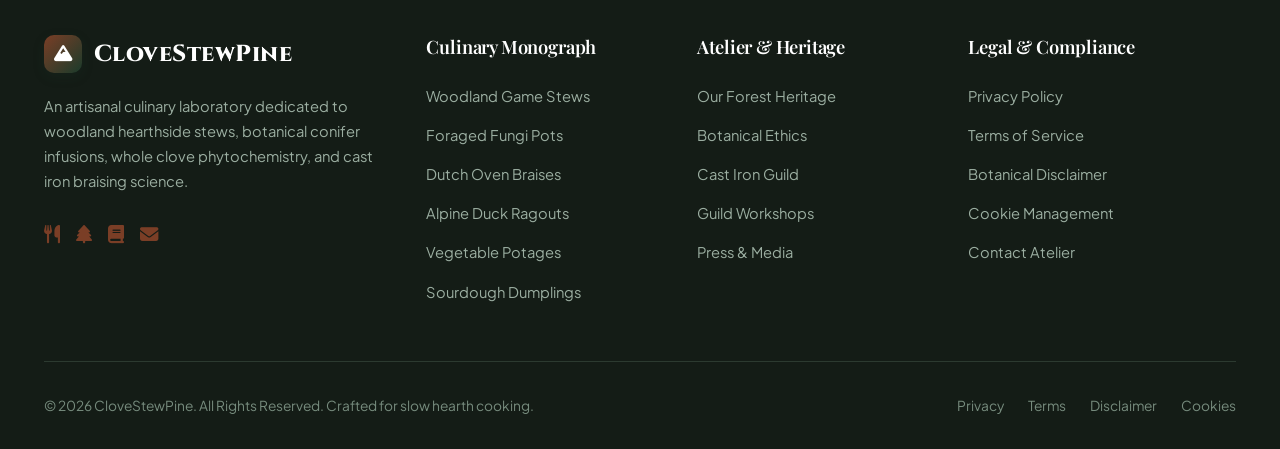
<file: disclaimer.html>
<!DOCTYPE html>
<html lang="en">
<head>
  <meta charset="UTF-8">
  <meta name="viewport" content="width=device-width, initial-scale=1.0">
  <title>Botanical Foraging & Culinary Food Safety Disclaimer | CloveStewPine</title>
  <meta name="description" content="Essential safety notices regarding wild evergreen foraging, toxic conifer species differentiation, food allergies, and slow cooker food safety on CloveStewPine.">
  <link rel="canonical" href="https://clovestewpine.com/disclaimer.html">
  
  <!-- Google Analytics -->
  <script async src="https://www.googletagmanager.com/gtag/js?id=G-0LY0HY7L01"></script>
  <script>
    window.dataLayer = window.dataLayer || [];
    function gtag(){dataLayer.push(arguments);}
    gtag('js', new Date());
    gtag('config', 'G-0LY0HY7L01');
  </script>

  <link rel="stylesheet" href="https://cdnjs.cloudflare.com/ajax/libs/font-awesome/6.4.0/css/all.min.css">
  <link rel="stylesheet" href="css/style.css">
</head>
<body>

  <!-- Reading Progress Bar -->
  <div id="readingProgressBar" class="reading-progress-bar"></div>

  <!-- Top Announcement Bar -->
  <div class="top-bar">
    <div class="container top-bar-content">
      <div class="top-bar-left">
        <span class="top-bar-item"><i class="fas fa-tree"></i> Woodland Hearthside Autumn Guild Open</span>
        <span class="top-bar-item"><i class="fas fa-fire-burner"></i> 100% Forest-Foraged Botanical & Clove Stew Science</span>
      </div>
      <div class="top-bar-right">
        <span class="top-bar-item"><i class="fas fa-book-open"></i> Over 150+ Tested Stew Monographs</span>
        <a href="contact.html" style="color:#FAF7F2; text-decoration:underline; margin-left:8px;">Join Hearth Guild</a>
      </div>
    </div>
  </div>

  <!-- Site Navigation Header -->
  <header class="site-header">
    <div class="container header-inner">
      <a href="index.html" class="brand-logo">
        <div class="brand-logo-icon"><i class="fas fa-mountain"></i></div>
        <span>CloveStewPine</span>
      </a>

      <nav>
        <ul class="nav-menu">
          <li><a href="index.html" class="nav-link ">Home</a></li>
          <li><a href="about.html" class="nav-link ">Our Heritage</a></li>
          <li><a href="blog.html" class="nav-link ">Stew Treatises</a></li>
          <li><a href="index.html#planner" class="nav-link">Stew Planner</a></li>
          <li><a href="index.html#botanicals" class="nav-link">Botanical Science</a></li>
          <li><a href="index.html#faq" class="nav-link">FAQ</a></li>
          <li><a href="contact.html" class="nav-link ">Contact</a></li>
        </ul>
      </nav>

      <div class="header-actions">
        <button id="searchModalTrigger" class="icon-btn" aria-label="Search Stews"><i class="fas fa-search"></i></button>
        <button id="themeToggleBtn" class="icon-btn" aria-label="Toggle Theme"><i class="fas fa-moon"></i></button>
        <a href="blog.html" class="btn btn-primary btn-sm">Explore Stews</a>
        <button id="mobileMenuToggle" class="icon-btn hamburger-btn" aria-label="Open Menu"><i class="fas fa-bars"></i></button>
      </div>
    </div>
  </header>

  <!-- Mobile Drawer -->
  <div id="drawerOverlay" class="drawer-overlay"></div>
  <div id="mobileDrawer" class="mobile-drawer">
    <div class="mobile-drawer-header">
      <a href="index.html" class="brand-logo">
        <div class="brand-logo-icon"><i class="fas fa-mountain"></i></div>
        <span>CloveStewPine</span>
      </a>
      <button id="drawerCloseBtn" class="icon-btn" aria-label="Close Menu"><i class="fas fa-times"></i></button>
    </div>
    <ul class="mobile-nav-links">
      <li><a href="index.html">Home</a></li>
      <li><a href="about.html">Our Heritage</a></li>
      <li><a href="blog.html">Stew Treatises</a></li>
      <li><a href="index.html#planner">Stew Planner</a></li>
      <li><a href="index.html#botanicals">Botanical Science</a></li>
      <li><a href="index.html#faq">FAQ</a></li>
      <li><a href="contact.html">Contact Us</a></li>
    </ul>
    <div style="margin-top:auto; padding-top:2rem;">
      <a href="blog.html" class="btn btn-primary" style="width:100%;">View All Stews</a>
    </div>
  </div>

  <!-- Search Modal Overlay -->
  <div id="searchModalOverlay" class="modal-overlay">
    <div class="search-modal-box">
      <div class="search-modal-header">
        <h4 style="font-family: var(--font-heading); margin-bottom:0;">Search Woodland Stew Directory</h4>
        <button id="searchCloseBtn" class="icon-btn"><i class="fas fa-times"></i></button>
      </div>
      <div class="search-input-wrap">
        <i class="fas fa-search"></i>
        <input type="text" id="liveSearchInput" placeholder="Search by ingredient, simmer technique, or spice..." autocomplete="off">
      </div>
      <div id="searchResultsContainer" class="search-results">
        <p style="color:var(--text-muted);font-size:0.88rem;">Type a stew type, botanical spice, or cut...</p>
      </div>
    </div>
  </div>

  <!-- Subpage Header -->
  <section class="section section-alt" style="padding: 4rem 0 3rem 0; border-bottom: 1px solid var(--border);">
    <div class="container text-center">
      <div class="badge badge-clove"><i class="fas fa-scroll"></i> Safety Disclaimers</div>
      <h1 style="font-family:var(--font-heading); font-size:clamp(2rem, 3.8vw, 3rem); margin-bottom:1rem;">Botanical Foraging & Food Safety Disclaimer</h1>
    </div>
  </section>

  <!-- Main Content Body -->
  <main class="section section-surface">
    <div class="container">
      
        <div class="article-content" style="max-width: 860px; margin: 0 auto;">
          <p><strong>Critical Safety Notice:</strong> Please read this botanical and culinary disclaimer in its entirety prior to harvesting wild plants or executing high-temperature slow cooking recipes.</p>

          <div style="padding: 1.5rem; background-color: var(--clove-light); border-left: 4px solid var(--clove); border-radius: var(--radius-md); margin-bottom: 2rem;">
            <h3 style="color: var(--clove); margin-bottom: 0.5rem;"><i class="fas fa-exclamation-triangle"></i> Mandatory Wild Foraging Identification Warning</h3>
            <p style="margin-bottom:0; font-size:0.95rem; line-height:1.7;">Never consume any wild plant, conifer needle, mushroom, or botanical berry unless you have verified its exact botanical genus and species with 100% certainty using multiple authoritative botanical keys. <strong>The Yew tree (Taxus species) and Norfolk Island Pine are highly toxic and lethal if ingested.</strong> Only consume known edible conifers such as Eastern White Pine (<em>Pinus strobus</em>) or Douglas Fir from unpolluted areas.</p>
          </div>

          <h2>1. Food Allergies & Botanical Sensitivities</h2>
          <p>Cloves, allspice, conifer terpenes, and wild fungi contain potent natural aromatic oils (such as eugenol and pinene) that may cause allergic reactions or contact dermatitis in sensitive individuals. Pregnant or nursing individuals should consult a licensed healthcare practitioner before consuming herbal and pine needle infusions.</p>

          <h2>2. Meat Internal Temperature Standards</h2>
          <p>While low-temperature braising at 180°F–190°F is ideal for collagen conversion, meat must pass through the danger zone (40°F–140°F) safely and achieve safe minimum internal temperatures (165°F for poultry, 145°F for beef/lamb with rest) to eliminate pathogenic bacteria such as <em>Salmonella</em> and <em>Clostridium perfringens</em>.</p>

          <h2>3. No Professional Medical Advice</h2>
          <p>Information presented on CloveStewPine regarding phytochemical properties, antioxidants, or digestive benefits of spices is intended strictly for culinary insight and does not constitute medical advice or therapeutic prescription.</p>
        </div>
        
    </div>
  </main>

  <!-- Footer -->
  <footer class="site-footer">
    <div class="container">
      <div class="footer-grid">
        <div class="footer-brand">
          <a href="index.html" class="brand-logo">
            <div class="brand-logo-icon"><i class="fas fa-mountain"></i></div>
            <span>CloveStewPine</span>
          </a>
          <p>An artisanal culinary laboratory dedicated to woodland hearthside stews, botanical conifer infusions, whole clove phytochemistry, and cast iron braising science.</p>
          <div style="display:flex; gap:1rem; font-size:1.15rem; color:#9BAEA1;">
            <a href="index.html" aria-label="Home"><i class="fas fa-utensils"></i></a>
            <a href="about.html" aria-label="About"><i class="fas fa-tree"></i></a>
            <a href="blog.html" aria-label="Blog"><i class="fas fa-book"></i></a>
            <a href="contact.html" aria-label="Contact"><i class="fas fa-envelope"></i></a>
          </div>
        </div>

        <div>
          <h4 class="footer-heading">Culinary Monograph</h4>
          <ul class="footer-links">
            <li><a href="blog.html">Woodland Game Stews</a></li>
            <li><a href="blog.html">Foraged Fungi Pots</a></li>
            <li><a href="blog.html">Dutch Oven Braises</a></li>
            <li><a href="blog.html">Alpine Duck Ragouts</a></li>
            <li><a href="blog.html">Vegetable Potages</a></li>
            <li><a href="blog.html">Sourdough Dumplings</a></li>
          </ul>
        </div>

        <div>
          <h4 class="footer-heading">Atelier & Heritage</h4>
          <ul class="footer-links">
            <li><a href="about.html">Our Forest Heritage</a></li>
            <li><a href="about.html#botany">Botanical Ethics</a></li>
            <li><a href="about.html#castiron">Cast Iron Guild</a></li>
            <li><a href="contact.html">Guild Workshops</a></li>
            <li><a href="contact.html">Press & Media</a></li>
          </ul>
        </div>

        <div>
          <h4 class="footer-heading">Legal & Compliance</h4>
          <ul class="footer-links">
            <li><a href="privacy.html">Privacy Policy</a></li>
            <li><a href="terms.html">Terms of Service</a></li>
            <li><a href="disclaimer.html">Botanical Disclaimer</a></li>
            <li><a href="cookies.html">Cookie Management</a></li>
            <li><a href="contact.html">Contact Atelier</a></li>
          </ul>
        </div>
      </div>

      <div class="footer-bottom">
        <div>
          &copy; 2026 CloveStewPine. All Rights Reserved. Crafted for slow hearth cooking.
        </div>
        <div class="footer-bottom-links">
          <a href="privacy.html">Privacy</a>
          <a href="terms.html">Terms</a>
          <a href="disclaimer.html">Disclaimer</a>
          <a href="cookies.html">Cookies</a>
        </div>
      </div>
    </div>
  </footer>

  <!-- Cookie Consent Banner -->
  <div id="cookieBanner" class="cookie-banner">
    <h4>Hearthside Cookie & Privacy Notice</h4>
    <p>We use essential cookies and anonymized analytics to measure recipe readership and improve your culinary experience on CloveStewPine.</p>
    <div class="cookie-banner-actions">
      <button id="cookieAcceptBtn" class="btn btn-primary btn-sm">Accept All</button>
      <button id="cookieDeclineBtn" class="btn btn-outline btn-sm">Essential Only</button>
    </div>
  </div>

  <!-- Back to Top Button -->
  <button id="backToTopBtn" class="back-to-top" aria-label="Back to Top"><i class="fas fa-arrow-up"></i></button>

  <script src="js/main.js"></script>
</body>
</html>
</file>
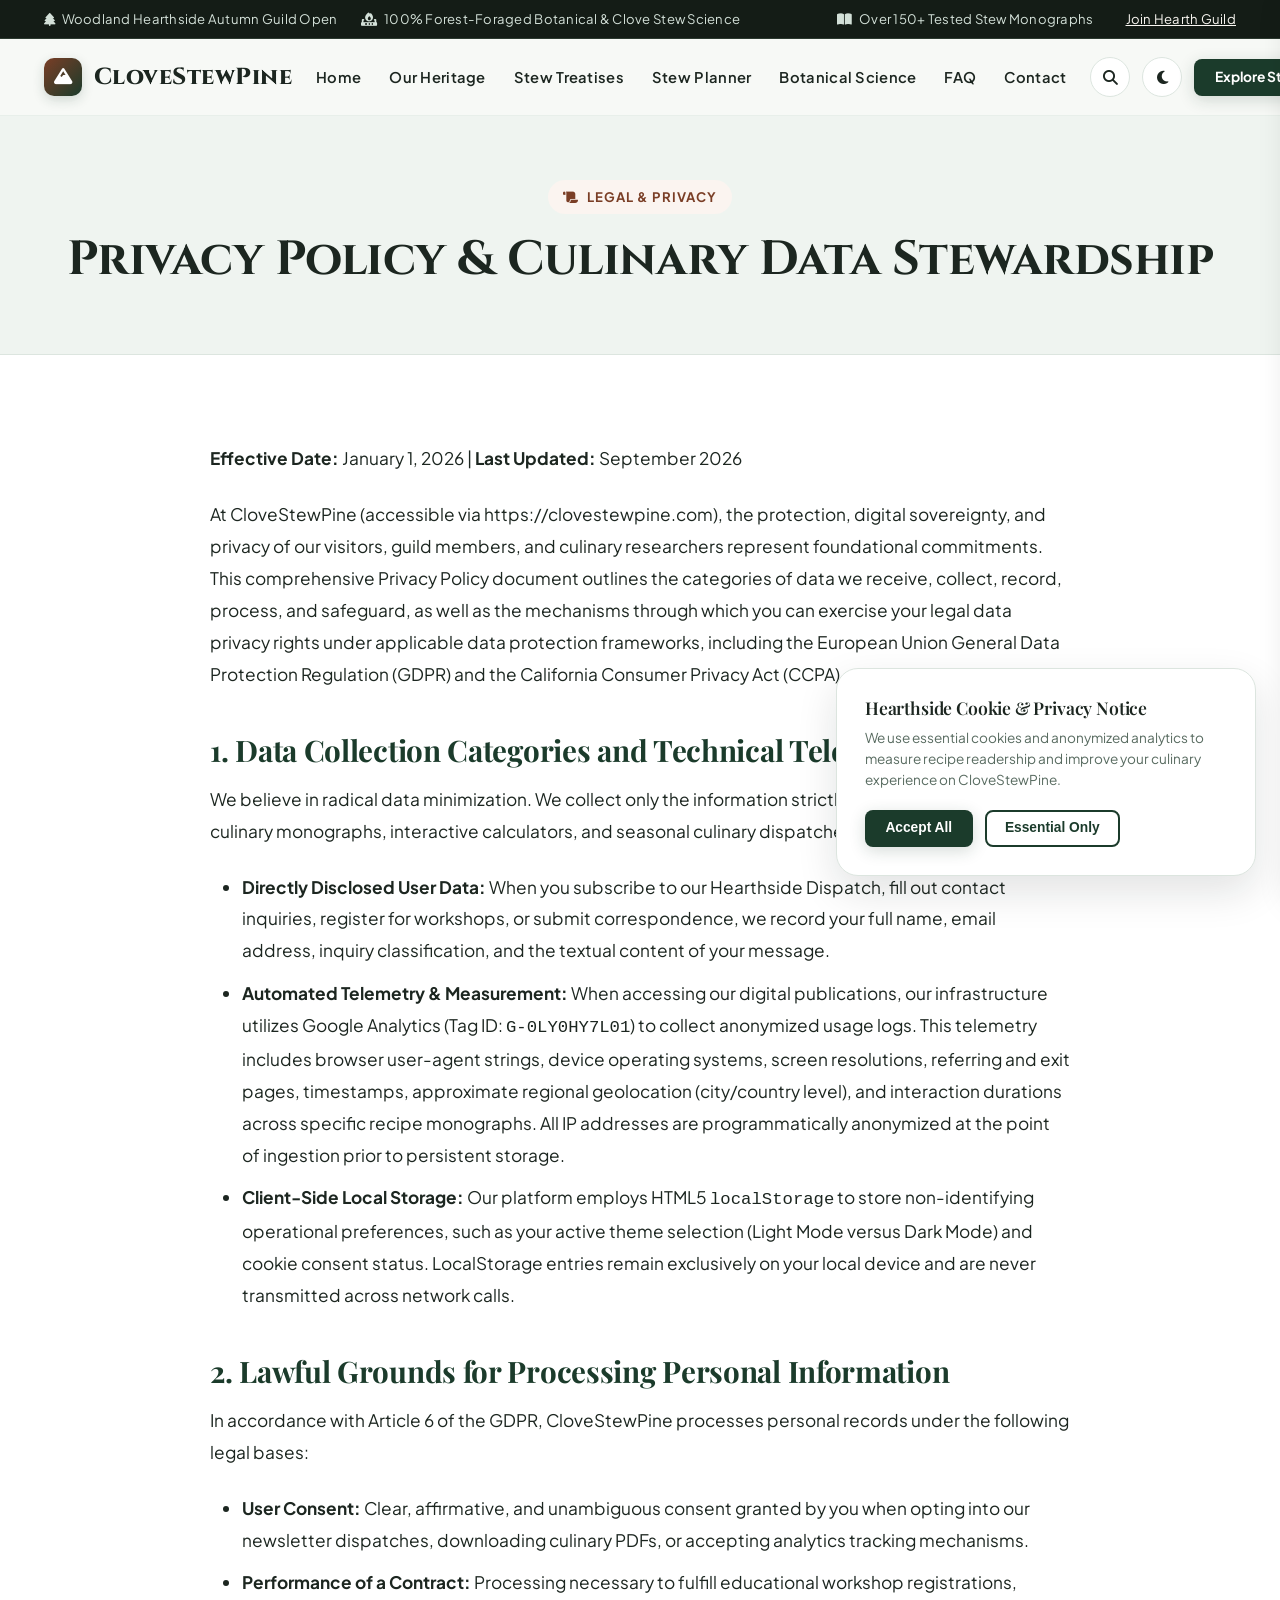
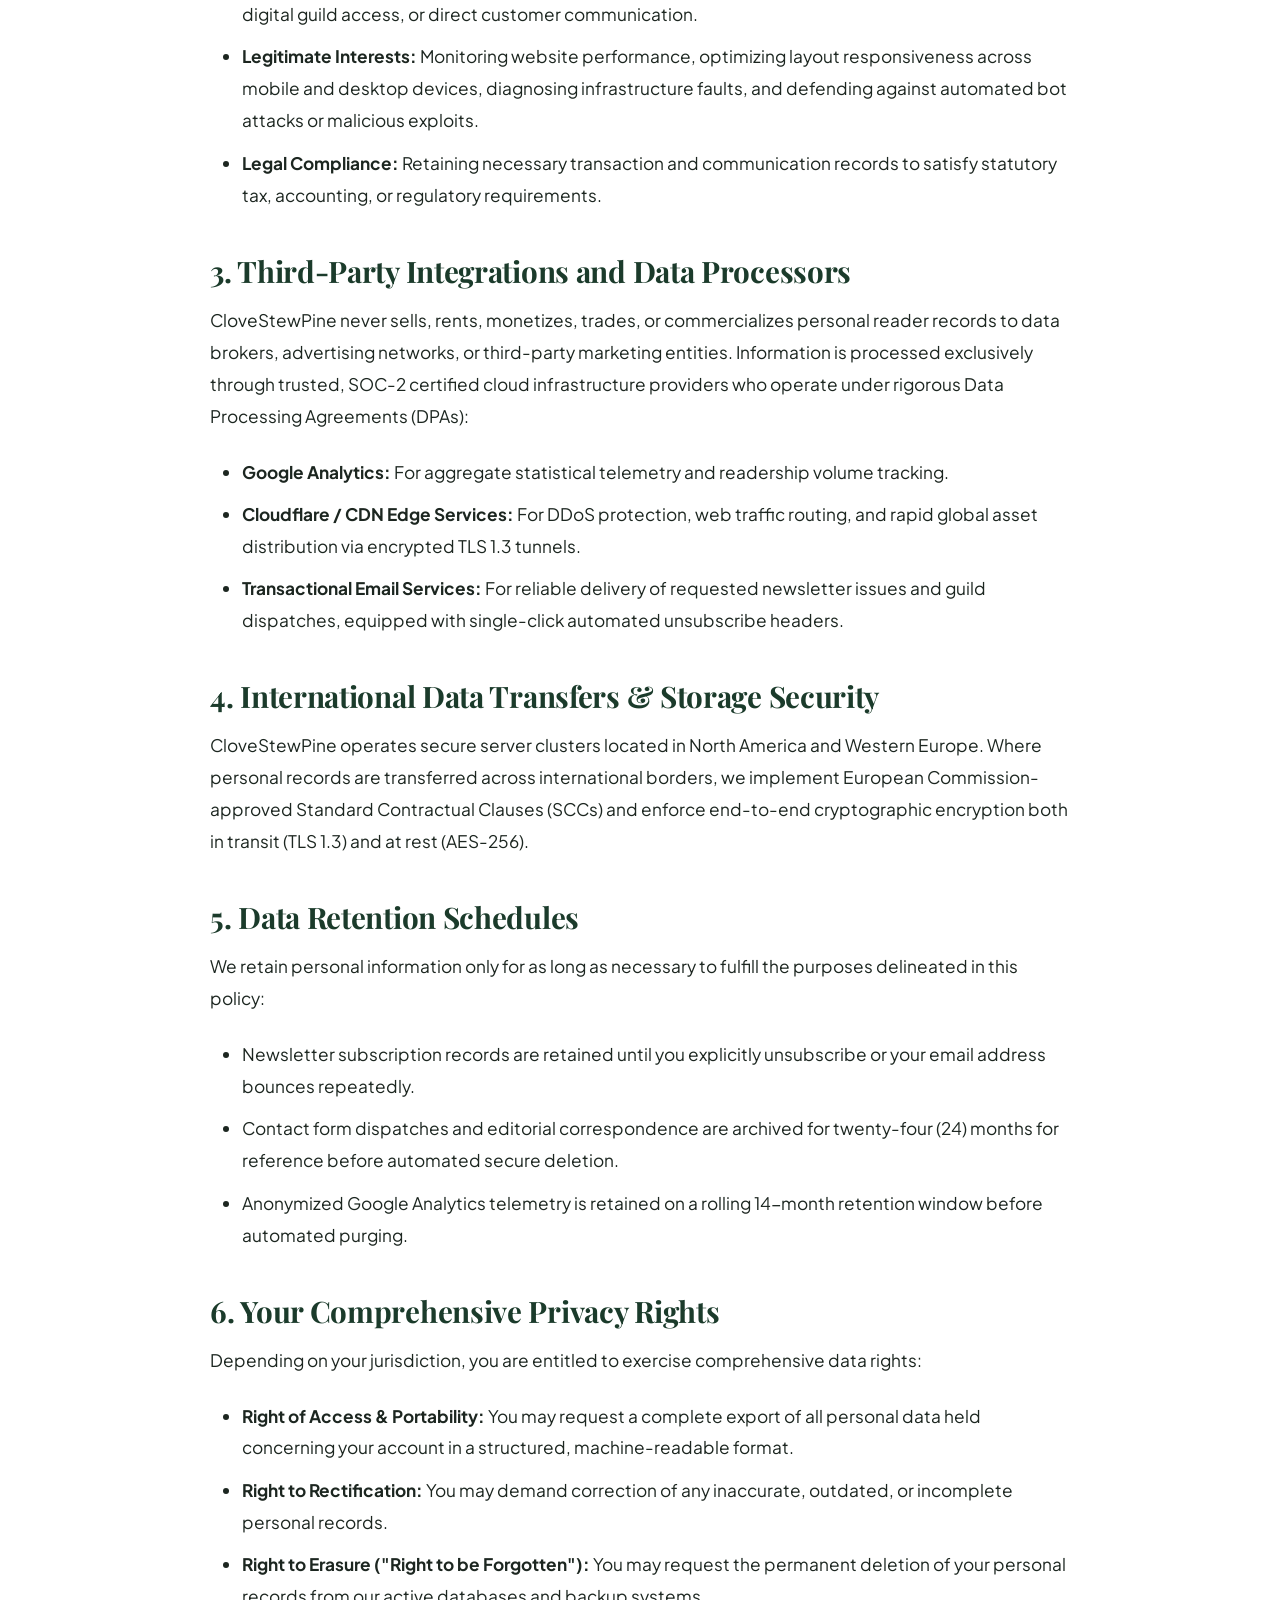
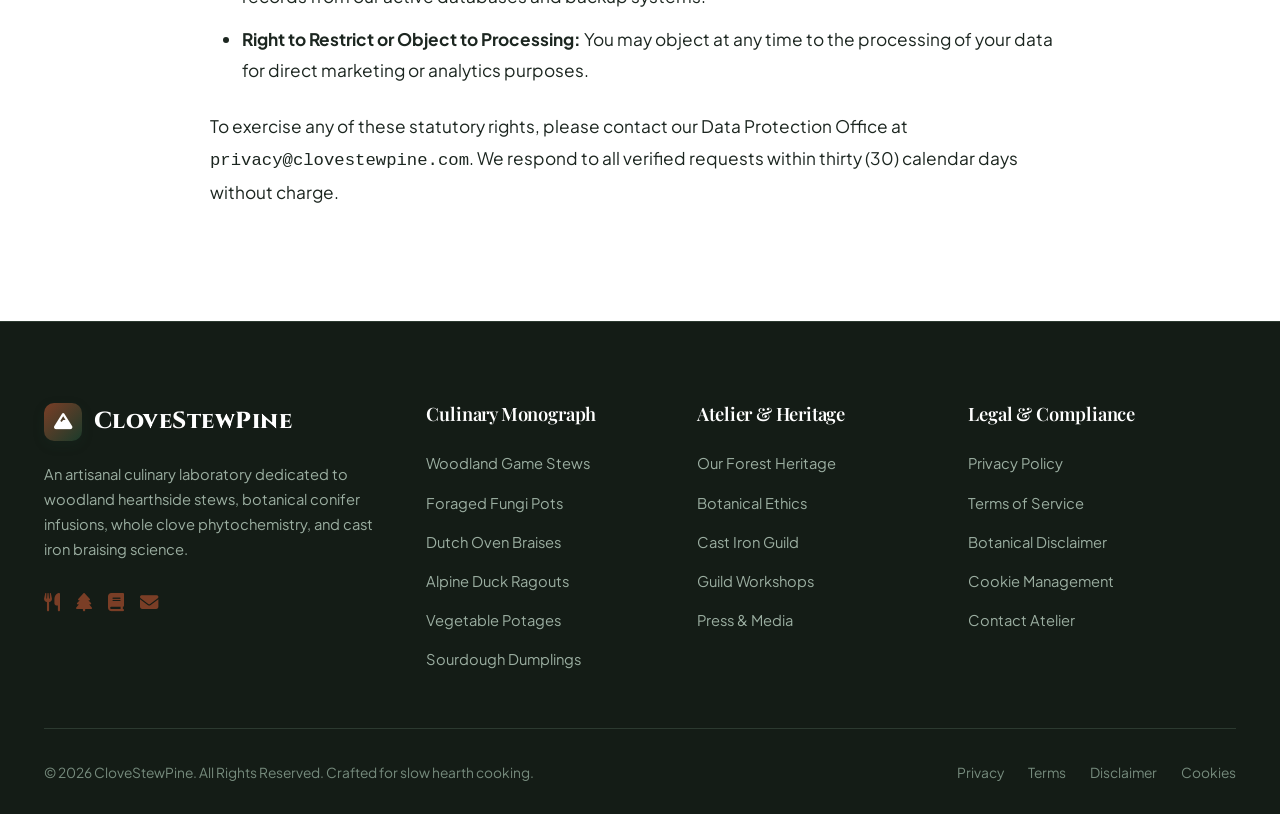
<file: privacy.html>
<!DOCTYPE html>
<html lang="en">
<head>
  <meta charset="UTF-8">
  <meta name="viewport" content="width=device-width, initial-scale=1.0">
  <title>Privacy Policy & Data Stewardship | CloveStewPine</title>
  <meta name="description" content="Read the official Privacy Policy of CloveStewPine. Learn about our strict data protection protocols, cookie usage, GDPR/CCPA compliance, and user rights.">
  <link rel="canonical" href="https://clovestewpine.com/privacy.html">
  
  <!-- Google Analytics -->
  <script async src="https://www.googletagmanager.com/gtag/js?id=G-0LY0HY7L01"></script>
  <script>
    window.dataLayer = window.dataLayer || [];
    function gtag(){dataLayer.push(arguments);}
    gtag('js', new Date());
    gtag('config', 'G-0LY0HY7L01');
  </script>

  <link rel="stylesheet" href="https://cdnjs.cloudflare.com/ajax/libs/font-awesome/6.4.0/css/all.min.css">
  <link rel="stylesheet" href="css/style.css">
</head>
<body>

  <!-- Reading Progress Bar -->
  <div id="readingProgressBar" class="reading-progress-bar"></div>

  <!-- Top Announcement Bar -->
  <div class="top-bar">
    <div class="container top-bar-content">
      <div class="top-bar-left">
        <span class="top-bar-item"><i class="fas fa-tree"></i> Woodland Hearthside Autumn Guild Open</span>
        <span class="top-bar-item"><i class="fas fa-fire-burner"></i> 100% Forest-Foraged Botanical & Clove Stew Science</span>
      </div>
      <div class="top-bar-right">
        <span class="top-bar-item"><i class="fas fa-book-open"></i> Over 150+ Tested Stew Monographs</span>
        <a href="contact.html" style="color:#FAF7F2; text-decoration:underline; margin-left:8px;">Join Hearth Guild</a>
      </div>
    </div>
  </div>

  <!-- Site Navigation Header -->
  <header class="site-header">
    <div class="container header-inner">
      <a href="index.html" class="brand-logo">
        <div class="brand-logo-icon"><i class="fas fa-mountain"></i></div>
        <span>CloveStewPine</span>
      </a>

      <nav>
        <ul class="nav-menu">
          <li><a href="index.html" class="nav-link ">Home</a></li>
          <li><a href="about.html" class="nav-link ">Our Heritage</a></li>
          <li><a href="blog.html" class="nav-link ">Stew Treatises</a></li>
          <li><a href="index.html#planner" class="nav-link">Stew Planner</a></li>
          <li><a href="index.html#botanicals" class="nav-link">Botanical Science</a></li>
          <li><a href="index.html#faq" class="nav-link">FAQ</a></li>
          <li><a href="contact.html" class="nav-link ">Contact</a></li>
        </ul>
      </nav>

      <div class="header-actions">
        <button id="searchModalTrigger" class="icon-btn" aria-label="Search Stews"><i class="fas fa-search"></i></button>
        <button id="themeToggleBtn" class="icon-btn" aria-label="Toggle Theme"><i class="fas fa-moon"></i></button>
        <a href="blog.html" class="btn btn-primary btn-sm">Explore Stews</a>
        <button id="mobileMenuToggle" class="icon-btn hamburger-btn" aria-label="Open Menu"><i class="fas fa-bars"></i></button>
      </div>
    </div>
  </header>

  <!-- Mobile Drawer -->
  <div id="drawerOverlay" class="drawer-overlay"></div>
  <div id="mobileDrawer" class="mobile-drawer">
    <div class="mobile-drawer-header">
      <a href="index.html" class="brand-logo">
        <div class="brand-logo-icon"><i class="fas fa-mountain"></i></div>
        <span>CloveStewPine</span>
      </a>
      <button id="drawerCloseBtn" class="icon-btn" aria-label="Close Menu"><i class="fas fa-times"></i></button>
    </div>
    <ul class="mobile-nav-links">
      <li><a href="index.html">Home</a></li>
      <li><a href="about.html">Our Heritage</a></li>
      <li><a href="blog.html">Stew Treatises</a></li>
      <li><a href="index.html#planner">Stew Planner</a></li>
      <li><a href="index.html#botanicals">Botanical Science</a></li>
      <li><a href="index.html#faq">FAQ</a></li>
      <li><a href="contact.html">Contact Us</a></li>
    </ul>
    <div style="margin-top:auto; padding-top:2rem;">
      <a href="blog.html" class="btn btn-primary" style="width:100%;">View All Stews</a>
    </div>
  </div>

  <!-- Search Modal Overlay -->
  <div id="searchModalOverlay" class="modal-overlay">
    <div class="search-modal-box">
      <div class="search-modal-header">
        <h4 style="font-family: var(--font-heading); margin-bottom:0;">Search Woodland Stew Directory</h4>
        <button id="searchCloseBtn" class="icon-btn"><i class="fas fa-times"></i></button>
      </div>
      <div class="search-input-wrap">
        <i class="fas fa-search"></i>
        <input type="text" id="liveSearchInput" placeholder="Search by ingredient, simmer technique, or spice..." autocomplete="off">
      </div>
      <div id="searchResultsContainer" class="search-results">
        <p style="color:var(--text-muted);font-size:0.88rem;">Type a stew type, botanical spice, or cut...</p>
      </div>
    </div>
  </div>

  <!-- Subpage Header -->
  <section class="section section-alt" style="padding: 4rem 0 3rem 0; border-bottom: 1px solid var(--border);">
    <div class="container text-center">
      <div class="badge badge-clove"><i class="fas fa-scroll"></i> Legal & Privacy</div>
      <h1 style="font-family:var(--font-heading); font-size:clamp(2rem, 3.8vw, 3rem); margin-bottom:1rem;">Privacy Policy & Culinary Data Stewardship</h1>
    </div>
  </section>

  <!-- Main Content Body -->
  <main class="section section-surface">
    <div class="container">

        <div class="article-content" style="max-width: 860px; margin: 0 auto;">
          <p><strong>Effective Date:</strong> January 1, 2026 | <strong>Last Updated:</strong> September 2026</p>
          <p>At CloveStewPine (accessible via https://clovestewpine.com), the protection, digital sovereignty, and privacy of our visitors, guild members, and culinary researchers represent foundational commitments. This comprehensive Privacy Policy document outlines the categories of data we receive, collect, record, process, and safeguard, as well as the mechanisms through which you can exercise your legal data privacy rights under applicable data protection frameworks, including the European Union General Data Protection Regulation (GDPR) and the California Consumer Privacy Act (CCPA).</p>

          <h2>1. Data Collection Categories and Technical Telemetry</h2>
          <p>We believe in radical data minimization. We collect only the information strictly necessary to provide our culinary monographs, interactive calculators, and seasonal culinary dispatches:</p>
          <ul>
            <li><strong>Directly Disclosed User Data:</strong> When you subscribe to our Hearthside Dispatch, fill out contact inquiries, register for workshops, or submit correspondence, we record your full name, email address, inquiry classification, and the textual content of your message.</li>
            <li><strong>Automated Telemetry & Measurement:</strong> When accessing our digital publications, our infrastructure utilizes Google Analytics (Tag ID: <code>G-0LY0HY7L01</code>) to collect anonymized usage logs. This telemetry includes browser user-agent strings, device operating systems, screen resolutions, referring and exit pages, timestamps, approximate regional geolocation (city/country level), and interaction durations across specific recipe monographs. All IP addresses are programmatically anonymized at the point of ingestion prior to persistent storage.</li>
            <li><strong>Client-Side Local Storage:</strong> Our platform employs HTML5 <code>localStorage</code> to store non-identifying operational preferences, such as your active theme selection (Light Mode versus Dark Mode) and cookie consent status. LocalStorage entries remain exclusively on your local device and are never transmitted across network calls.</li>
          </ul>

          <h2>2. Lawful Grounds for Processing Personal Information</h2>
          <p>In accordance with Article 6 of the GDPR, CloveStewPine processes personal records under the following legal bases:</p>
          <ul>
            <li><strong>User Consent:</strong> Clear, affirmative, and unambiguous consent granted by you when opting into our newsletter dispatches, downloading culinary PDFs, or accepting analytics tracking mechanisms.</li>
            <li><strong>Performance of a Contract:</strong> Processing necessary to fulfill educational workshop registrations, digital guild access, or direct customer communication.</li>
            <li><strong>Legitimate Interests:</strong> Monitoring website performance, optimizing layout responsiveness across mobile and desktop devices, diagnosing infrastructure faults, and defending against automated bot attacks or malicious exploits.</li>
            <li><strong>Legal Compliance:</strong> Retaining necessary transaction and communication records to satisfy statutory tax, accounting, or regulatory requirements.</li>
          </ul>

          <h2>3. Third-Party Integrations and Data Processors</h2>
          <p>CloveStewPine never sells, rents, monetizes, trades, or commercializes personal reader records to data brokers, advertising networks, or third-party marketing entities. Information is processed exclusively through trusted, SOC-2 certified cloud infrastructure providers who operate under rigorous Data Processing Agreements (DPAs):</p>
          <ul>
            <li><strong>Google Analytics:</strong> For aggregate statistical telemetry and readership volume tracking.</li>
            <li><strong>Cloudflare / CDN Edge Services:</strong> For DDoS protection, web traffic routing, and rapid global asset distribution via encrypted TLS 1.3 tunnels.</li>
            <li><strong>Transactional Email Services:</strong> For reliable delivery of requested newsletter issues and guild dispatches, equipped with single-click automated unsubscribe headers.</li>
          </ul>

          <h2>4. International Data Transfers & Storage Security</h2>
          <p>CloveStewPine operates secure server clusters located in North America and Western Europe. Where personal records are transferred across international borders, we implement European Commission-approved Standard Contractual Clauses (SCCs) and enforce end-to-end cryptographic encryption both in transit (TLS 1.3) and at rest (AES-256).</p>

          <h2>5. Data Retention Schedules</h2>
          <p>We retain personal information only for as long as necessary to fulfill the purposes delineated in this policy:</p>
          <ul>
            <li>Newsletter subscription records are retained until you explicitly unsubscribe or your email address bounces repeatedly.</li>
            <li>Contact form dispatches and editorial correspondence are archived for twenty-four (24) months for reference before automated secure deletion.</li>
            <li>Anonymized Google Analytics telemetry is retained on a rolling 14-month retention window before automated purging.</li>
          </ul>

          <h2>6. Your Comprehensive Privacy Rights</h2>
          <p>Depending on your jurisdiction, you are entitled to exercise comprehensive data rights:</p>
          <ul>
            <li><strong>Right of Access & Portability:</strong> You may request a complete export of all personal data held concerning your account in a structured, machine-readable format.</li>
            <li><strong>Right to Rectification:</strong> You may demand correction of any inaccurate, outdated, or incomplete personal records.</li>
            <li><strong>Right to Erasure ("Right to be Forgotten"):</strong> You may request the permanent deletion of your personal records from our active databases and backup systems.</li>
            <li><strong>Right to Restrict or Object to Processing:</strong> You may object at any time to the processing of your data for direct marketing or analytics purposes.</li>
          </ul>
          <p>To exercise any of these statutory rights, please contact our Data Protection Office at <code>privacy@clovestewpine.com</code>. We respond to all verified requests within thirty (30) calendar days without charge.</p>
        </div>

    </div>
  </main>

  <!-- Footer -->
  <footer class="site-footer">
    <div class="container">
      <div class="footer-grid">
        <div class="footer-brand">
          <a href="index.html" class="brand-logo">
            <div class="brand-logo-icon"><i class="fas fa-mountain"></i></div>
            <span>CloveStewPine</span>
          </a>
          <p>An artisanal culinary laboratory dedicated to woodland hearthside stews, botanical conifer infusions, whole clove phytochemistry, and cast iron braising science.</p>
          <div style="display:flex; gap:1rem; font-size:1.15rem; color:#9BAEA1;">
            <a href="index.html" aria-label="Home"><i class="fas fa-utensils"></i></a>
            <a href="about.html" aria-label="About"><i class="fas fa-tree"></i></a>
            <a href="blog.html" aria-label="Blog"><i class="fas fa-book"></i></a>
            <a href="contact.html" aria-label="Contact"><i class="fas fa-envelope"></i></a>
          </div>
        </div>

        <div>
          <h4 class="footer-heading">Culinary Monograph</h4>
          <ul class="footer-links">
            <li><a href="blog.html">Woodland Game Stews</a></li>
            <li><a href="blog.html">Foraged Fungi Pots</a></li>
            <li><a href="blog.html">Dutch Oven Braises</a></li>
            <li><a href="blog.html">Alpine Duck Ragouts</a></li>
            <li><a href="blog.html">Vegetable Potages</a></li>
            <li><a href="blog.html">Sourdough Dumplings</a></li>
          </ul>
        </div>

        <div>
          <h4 class="footer-heading">Atelier & Heritage</h4>
          <ul class="footer-links">
            <li><a href="about.html">Our Forest Heritage</a></li>
            <li><a href="about.html#botany">Botanical Ethics</a></li>
            <li><a href="about.html#castiron">Cast Iron Guild</a></li>
            <li><a href="contact.html">Guild Workshops</a></li>
            <li><a href="contact.html">Press & Media</a></li>
          </ul>
        </div>

        <div>
          <h4 class="footer-heading">Legal & Compliance</h4>
          <ul class="footer-links">
            <li><a href="privacy.html">Privacy Policy</a></li>
            <li><a href="terms.html">Terms of Service</a></li>
            <li><a href="disclaimer.html">Botanical Disclaimer</a></li>
            <li><a href="cookies.html">Cookie Management</a></li>
            <li><a href="contact.html">Contact Atelier</a></li>
          </ul>
        </div>
      </div>

      <div class="footer-bottom">
        <div>
          &copy; 2026 CloveStewPine. All Rights Reserved. Crafted for slow hearth cooking.
        </div>
        <div class="footer-bottom-links">
          <a href="privacy.html">Privacy</a>
          <a href="terms.html">Terms</a>
          <a href="disclaimer.html">Disclaimer</a>
          <a href="cookies.html">Cookies</a>
        </div>
      </div>
    </div>
  </footer>

  <!-- Cookie Consent Banner -->
  <div id="cookieBanner" class="cookie-banner">
    <h4>Hearthside Cookie & Privacy Notice</h4>
    <p>We use essential cookies and anonymized analytics to measure recipe readership and improve your culinary experience on CloveStewPine.</p>
    <div class="cookie-banner-actions">
      <button id="cookieAcceptBtn" class="btn btn-primary btn-sm">Accept All</button>
      <button id="cookieDeclineBtn" class="btn btn-outline btn-sm">Essential Only</button>
    </div>
  </div>

  <!-- Back to Top Button -->
  <button id="backToTopBtn" class="back-to-top" aria-label="Back to Top"><i class="fas fa-arrow-up"></i></button>

  <script src="js/main.js"></script>
</body>
</html>
</file>
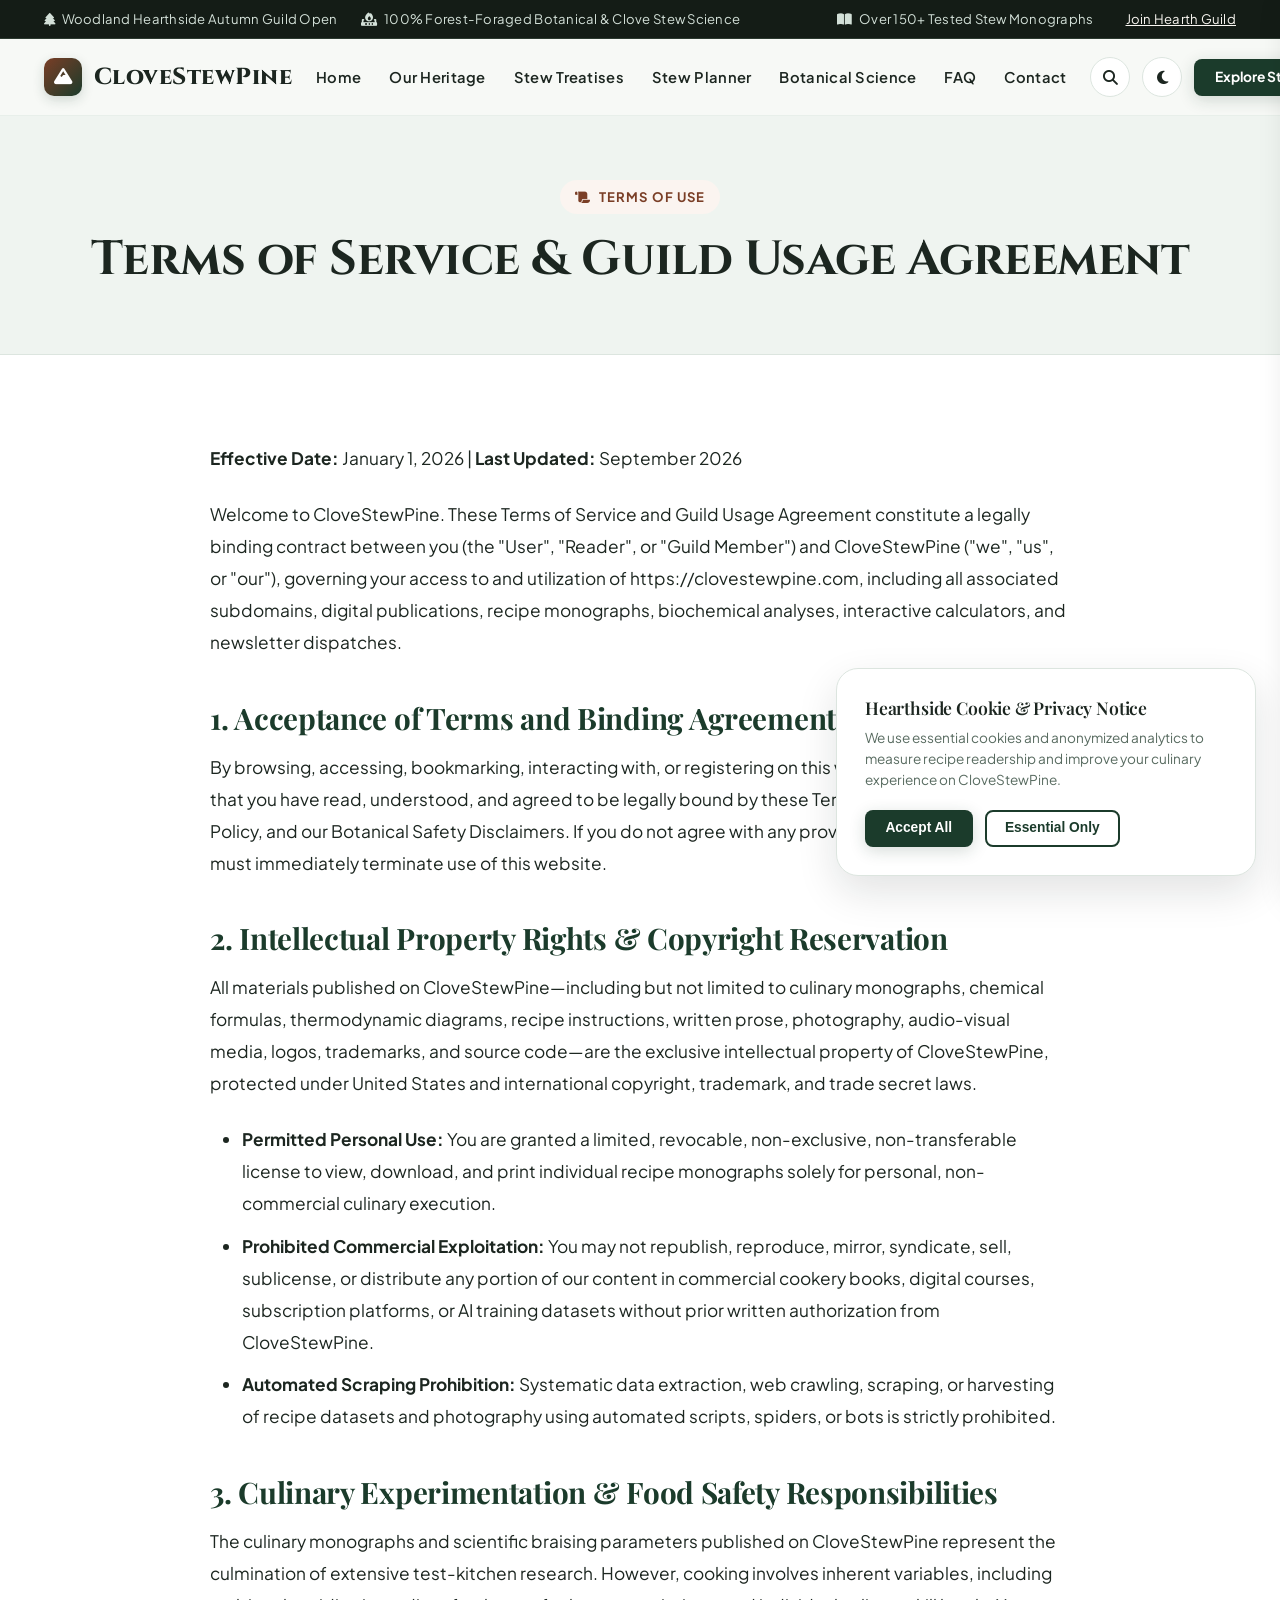
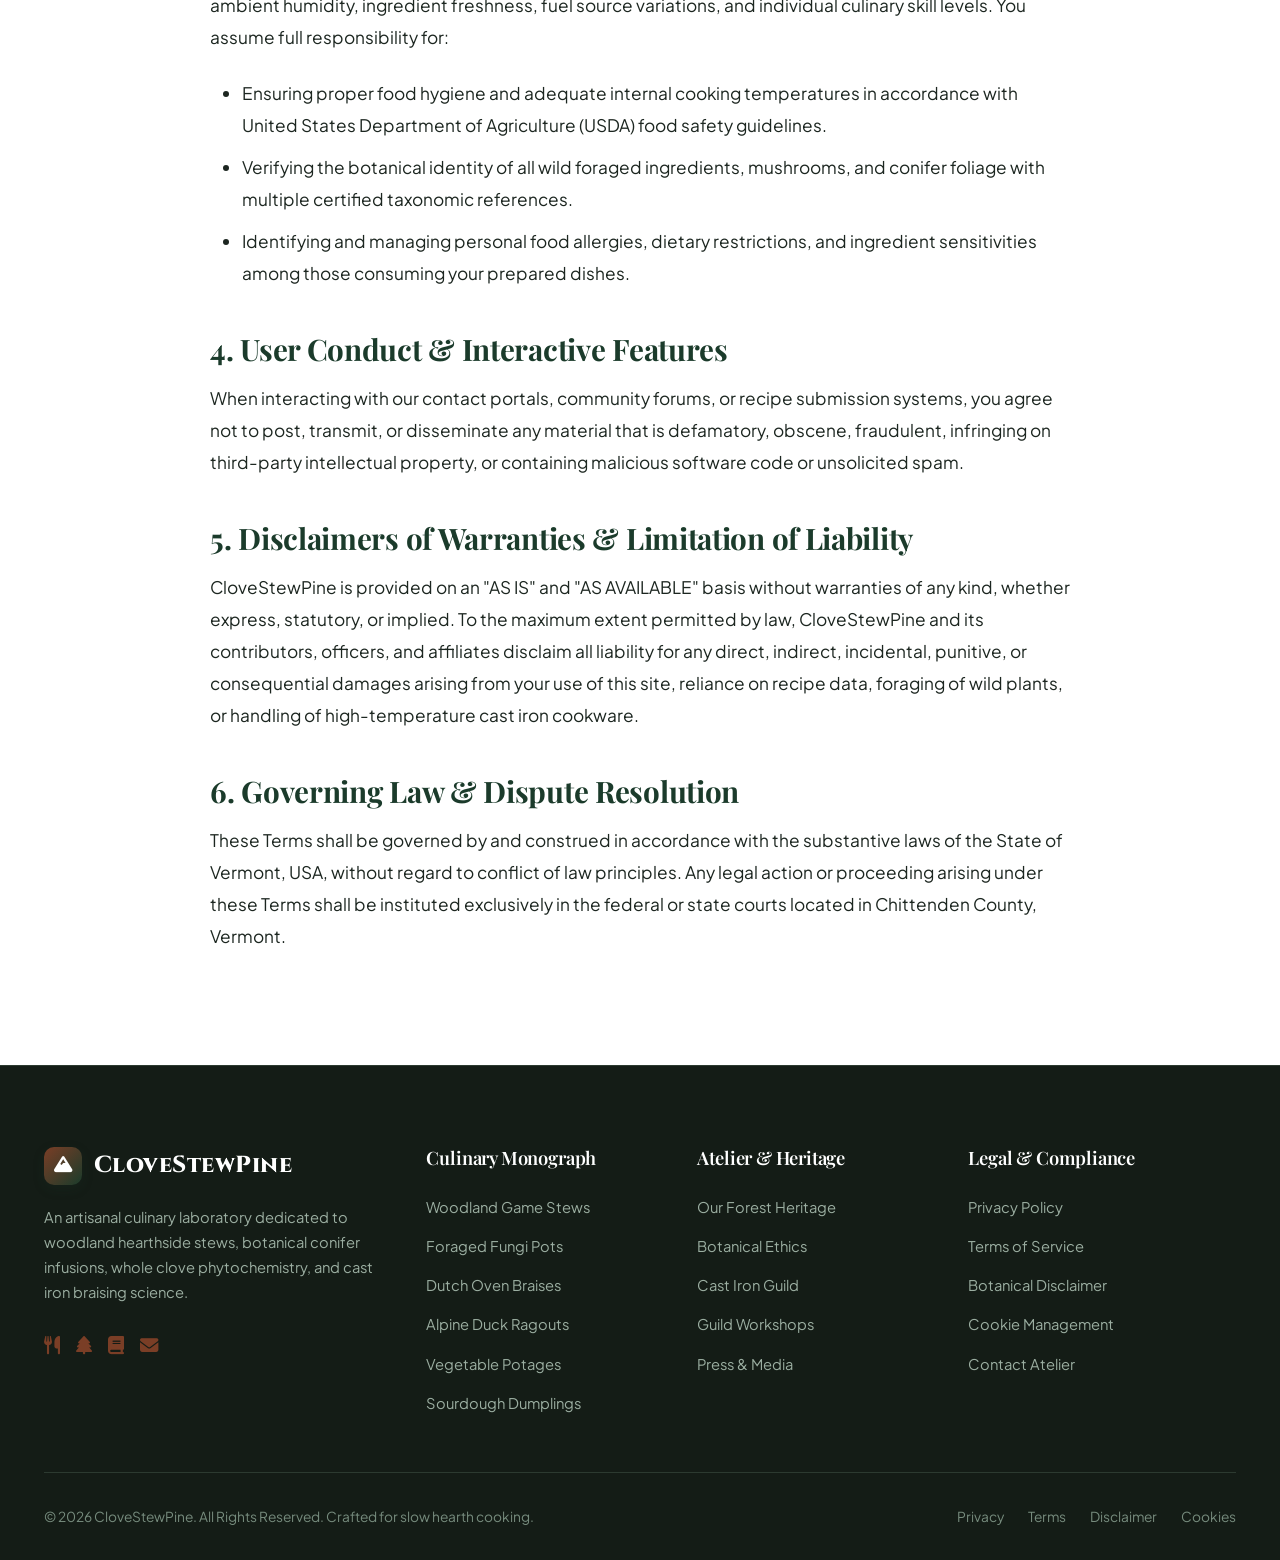
<file: terms.html>
<!DOCTYPE html>
<html lang="en">
<head>
  <meta charset="UTF-8">
  <meta name="viewport" content="width=device-width, initial-scale=1.0">
  <title>Terms of Service & Guild Agreement | CloveStewPine</title>
  <meta name="description" content="Review the Terms of Service governing the use of CloveStewPine, including intellectual property rights, recipe usage, and culinary guidelines.">
  <link rel="canonical" href="https://clovestewpine.com/terms.html">
  
  <!-- Google Analytics -->
  <script async src="https://www.googletagmanager.com/gtag/js?id=G-0LY0HY7L01"></script>
  <script>
    window.dataLayer = window.dataLayer || [];
    function gtag(){dataLayer.push(arguments);}
    gtag('js', new Date());
    gtag('config', 'G-0LY0HY7L01');
  </script>

  <link rel="stylesheet" href="https://cdnjs.cloudflare.com/ajax/libs/font-awesome/6.4.0/css/all.min.css">
  <link rel="stylesheet" href="css/style.css">
</head>
<body>

  <!-- Reading Progress Bar -->
  <div id="readingProgressBar" class="reading-progress-bar"></div>

  <!-- Top Announcement Bar -->
  <div class="top-bar">
    <div class="container top-bar-content">
      <div class="top-bar-left">
        <span class="top-bar-item"><i class="fas fa-tree"></i> Woodland Hearthside Autumn Guild Open</span>
        <span class="top-bar-item"><i class="fas fa-fire-burner"></i> 100% Forest-Foraged Botanical & Clove Stew Science</span>
      </div>
      <div class="top-bar-right">
        <span class="top-bar-item"><i class="fas fa-book-open"></i> Over 150+ Tested Stew Monographs</span>
        <a href="contact.html" style="color:#FAF7F2; text-decoration:underline; margin-left:8px;">Join Hearth Guild</a>
      </div>
    </div>
  </div>

  <!-- Site Navigation Header -->
  <header class="site-header">
    <div class="container header-inner">
      <a href="index.html" class="brand-logo">
        <div class="brand-logo-icon"><i class="fas fa-mountain"></i></div>
        <span>CloveStewPine</span>
      </a>

      <nav>
        <ul class="nav-menu">
          <li><a href="index.html" class="nav-link ">Home</a></li>
          <li><a href="about.html" class="nav-link ">Our Heritage</a></li>
          <li><a href="blog.html" class="nav-link ">Stew Treatises</a></li>
          <li><a href="index.html#planner" class="nav-link">Stew Planner</a></li>
          <li><a href="index.html#botanicals" class="nav-link">Botanical Science</a></li>
          <li><a href="index.html#faq" class="nav-link">FAQ</a></li>
          <li><a href="contact.html" class="nav-link ">Contact</a></li>
        </ul>
      </nav>

      <div class="header-actions">
        <button id="searchModalTrigger" class="icon-btn" aria-label="Search Stews"><i class="fas fa-search"></i></button>
        <button id="themeToggleBtn" class="icon-btn" aria-label="Toggle Theme"><i class="fas fa-moon"></i></button>
        <a href="blog.html" class="btn btn-primary btn-sm">Explore Stews</a>
        <button id="mobileMenuToggle" class="icon-btn hamburger-btn" aria-label="Open Menu"><i class="fas fa-bars"></i></button>
      </div>
    </div>
  </header>

  <!-- Mobile Drawer -->
  <div id="drawerOverlay" class="drawer-overlay"></div>
  <div id="mobileDrawer" class="mobile-drawer">
    <div class="mobile-drawer-header">
      <a href="index.html" class="brand-logo">
        <div class="brand-logo-icon"><i class="fas fa-mountain"></i></div>
        <span>CloveStewPine</span>
      </a>
      <button id="drawerCloseBtn" class="icon-btn" aria-label="Close Menu"><i class="fas fa-times"></i></button>
    </div>
    <ul class="mobile-nav-links">
      <li><a href="index.html">Home</a></li>
      <li><a href="about.html">Our Heritage</a></li>
      <li><a href="blog.html">Stew Treatises</a></li>
      <li><a href="index.html#planner">Stew Planner</a></li>
      <li><a href="index.html#botanicals">Botanical Science</a></li>
      <li><a href="index.html#faq">FAQ</a></li>
      <li><a href="contact.html">Contact Us</a></li>
    </ul>
    <div style="margin-top:auto; padding-top:2rem;">
      <a href="blog.html" class="btn btn-primary" style="width:100%;">View All Stews</a>
    </div>
  </div>

  <!-- Search Modal Overlay -->
  <div id="searchModalOverlay" class="modal-overlay">
    <div class="search-modal-box">
      <div class="search-modal-header">
        <h4 style="font-family: var(--font-heading); margin-bottom:0;">Search Woodland Stew Directory</h4>
        <button id="searchCloseBtn" class="icon-btn"><i class="fas fa-times"></i></button>
      </div>
      <div class="search-input-wrap">
        <i class="fas fa-search"></i>
        <input type="text" id="liveSearchInput" placeholder="Search by ingredient, simmer technique, or spice..." autocomplete="off">
      </div>
      <div id="searchResultsContainer" class="search-results">
        <p style="color:var(--text-muted);font-size:0.88rem;">Type a stew type, botanical spice, or cut...</p>
      </div>
    </div>
  </div>

  <!-- Subpage Header -->
  <section class="section section-alt" style="padding: 4rem 0 3rem 0; border-bottom: 1px solid var(--border);">
    <div class="container text-center">
      <div class="badge badge-clove"><i class="fas fa-scroll"></i> Terms of Use</div>
      <h1 style="font-family:var(--font-heading); font-size:clamp(2rem, 3.8vw, 3rem); margin-bottom:1rem;">Terms of Service & Guild Usage Agreement</h1>
    </div>
  </section>

  <!-- Main Content Body -->
  <main class="section section-surface">
    <div class="container">

        <div class="article-content" style="max-width: 860px; margin: 0 auto;">
          <p><strong>Effective Date:</strong> January 1, 2026 | <strong>Last Updated:</strong> September 2026</p>
          <p>Welcome to CloveStewPine. These Terms of Service and Guild Usage Agreement constitute a legally binding contract between you (the "User", "Reader", or "Guild Member") and CloveStewPine ("we", "us", or "our"), governing your access to and utilization of https://clovestewpine.com, including all associated subdomains, digital publications, recipe monographs, biochemical analyses, interactive calculators, and newsletter dispatches.</p>

          <h2>1. Acceptance of Terms and Binding Agreement</h2>
          <p>By browsing, accessing, bookmarking, interacting with, or registering on this website, you acknowledge that you have read, understood, and agreed to be legally bound by these Terms of Service, our Privacy Policy, and our Botanical Safety Disclaimers. If you do not agree with any provision of these terms, you must immediately terminate use of this website.</p>

          <h2>2. Intellectual Property Rights & Copyright Reservation</h2>
          <p>All materials published on CloveStewPine—including but not limited to culinary monographs, chemical formulas, thermodynamic diagrams, recipe instructions, written prose, photography, audio-visual media, logos, trademarks, and source code—are the exclusive intellectual property of CloveStewPine, protected under United States and international copyright, trademark, and trade secret laws.</p>
          <ul>
            <li><strong>Permitted Personal Use:</strong> You are granted a limited, revocable, non-exclusive, non-transferable license to view, download, and print individual recipe monographs solely for personal, non-commercial culinary execution.</li>
            <li><strong>Prohibited Commercial Exploitation:</strong> You may not republish, reproduce, mirror, syndicate, sell, sublicense, or distribute any portion of our content in commercial cookery books, digital courses, subscription platforms, or AI training datasets without prior written authorization from CloveStewPine.</li>
            <li><strong>Automated Scraping Prohibition:</strong> Systematic data extraction, web crawling, scraping, or harvesting of recipe datasets and photography using automated scripts, spiders, or bots is strictly prohibited.</li>
          </ul>

          <h2>3. Culinary Experimentation & Food Safety Responsibilities</h2>
          <p>The culinary monographs and scientific braising parameters published on CloveStewPine represent the culmination of extensive test-kitchen research. However, cooking involves inherent variables, including ambient humidity, ingredient freshness, fuel source variations, and individual culinary skill levels. You assume full responsibility for:</p>
          <ul>
            <li>Ensuring proper food hygiene and adequate internal cooking temperatures in accordance with United States Department of Agriculture (USDA) food safety guidelines.</li>
            <li>Verifying the botanical identity of all wild foraged ingredients, mushrooms, and conifer foliage with multiple certified taxonomic references.</li>
            <li>Identifying and managing personal food allergies, dietary restrictions, and ingredient sensitivities among those consuming your prepared dishes.</li>
          </ul>

          <h2>4. User Conduct & Interactive Features</h2>
          <p>When interacting with our contact portals, community forums, or recipe submission systems, you agree not to post, transmit, or disseminate any material that is defamatory, obscene, fraudulent, infringing on third-party intellectual property, or containing malicious software code or unsolicited spam.</p>

          <h2>5. Disclaimers of Warranties & Limitation of Liability</h2>
          <p>CloveStewPine is provided on an "AS IS" and "AS AVAILABLE" basis without warranties of any kind, whether express, statutory, or implied. To the maximum extent permitted by law, CloveStewPine and its contributors, officers, and affiliates disclaim all liability for any direct, indirect, incidental, punitive, or consequential damages arising from your use of this site, reliance on recipe data, foraging of wild plants, or handling of high-temperature cast iron cookware.</p>

          <h2>6. Governing Law & Dispute Resolution</h2>
          <p>These Terms shall be governed by and construed in accordance with the substantive laws of the State of Vermont, USA, without regard to conflict of law principles. Any legal action or proceeding arising under these Terms shall be instituted exclusively in the federal or state courts located in Chittenden County, Vermont.</p>
        </div>

    </div>
  </main>

  <!-- Footer -->
  <footer class="site-footer">
    <div class="container">
      <div class="footer-grid">
        <div class="footer-brand">
          <a href="index.html" class="brand-logo">
            <div class="brand-logo-icon"><i class="fas fa-mountain"></i></div>
            <span>CloveStewPine</span>
          </a>
          <p>An artisanal culinary laboratory dedicated to woodland hearthside stews, botanical conifer infusions, whole clove phytochemistry, and cast iron braising science.</p>
          <div style="display:flex; gap:1rem; font-size:1.15rem; color:#9BAEA1;">
            <a href="index.html" aria-label="Home"><i class="fas fa-utensils"></i></a>
            <a href="about.html" aria-label="About"><i class="fas fa-tree"></i></a>
            <a href="blog.html" aria-label="Blog"><i class="fas fa-book"></i></a>
            <a href="contact.html" aria-label="Contact"><i class="fas fa-envelope"></i></a>
          </div>
        </div>

        <div>
          <h4 class="footer-heading">Culinary Monograph</h4>
          <ul class="footer-links">
            <li><a href="blog.html">Woodland Game Stews</a></li>
            <li><a href="blog.html">Foraged Fungi Pots</a></li>
            <li><a href="blog.html">Dutch Oven Braises</a></li>
            <li><a href="blog.html">Alpine Duck Ragouts</a></li>
            <li><a href="blog.html">Vegetable Potages</a></li>
            <li><a href="blog.html">Sourdough Dumplings</a></li>
          </ul>
        </div>

        <div>
          <h4 class="footer-heading">Atelier & Heritage</h4>
          <ul class="footer-links">
            <li><a href="about.html">Our Forest Heritage</a></li>
            <li><a href="about.html#botany">Botanical Ethics</a></li>
            <li><a href="about.html#castiron">Cast Iron Guild</a></li>
            <li><a href="contact.html">Guild Workshops</a></li>
            <li><a href="contact.html">Press & Media</a></li>
          </ul>
        </div>

        <div>
          <h4 class="footer-heading">Legal & Compliance</h4>
          <ul class="footer-links">
            <li><a href="privacy.html">Privacy Policy</a></li>
            <li><a href="terms.html">Terms of Service</a></li>
            <li><a href="disclaimer.html">Botanical Disclaimer</a></li>
            <li><a href="cookies.html">Cookie Management</a></li>
            <li><a href="contact.html">Contact Atelier</a></li>
          </ul>
        </div>
      </div>

      <div class="footer-bottom">
        <div>
          &copy; 2026 CloveStewPine. All Rights Reserved. Crafted for slow hearth cooking.
        </div>
        <div class="footer-bottom-links">
          <a href="privacy.html">Privacy</a>
          <a href="terms.html">Terms</a>
          <a href="disclaimer.html">Disclaimer</a>
          <a href="cookies.html">Cookies</a>
        </div>
      </div>
    </div>
  </footer>

  <!-- Cookie Consent Banner -->
  <div id="cookieBanner" class="cookie-banner">
    <h4>Hearthside Cookie & Privacy Notice</h4>
    <p>We use essential cookies and anonymized analytics to measure recipe readership and improve your culinary experience on CloveStewPine.</p>
    <div class="cookie-banner-actions">
      <button id="cookieAcceptBtn" class="btn btn-primary btn-sm">Accept All</button>
      <button id="cookieDeclineBtn" class="btn btn-outline btn-sm">Essential Only</button>
    </div>
  </div>

  <!-- Back to Top Button -->
  <button id="backToTopBtn" class="back-to-top" aria-label="Back to Top"><i class="fas fa-arrow-up"></i></button>

  <script src="js/main.js"></script>
</body>
</html>
</file>
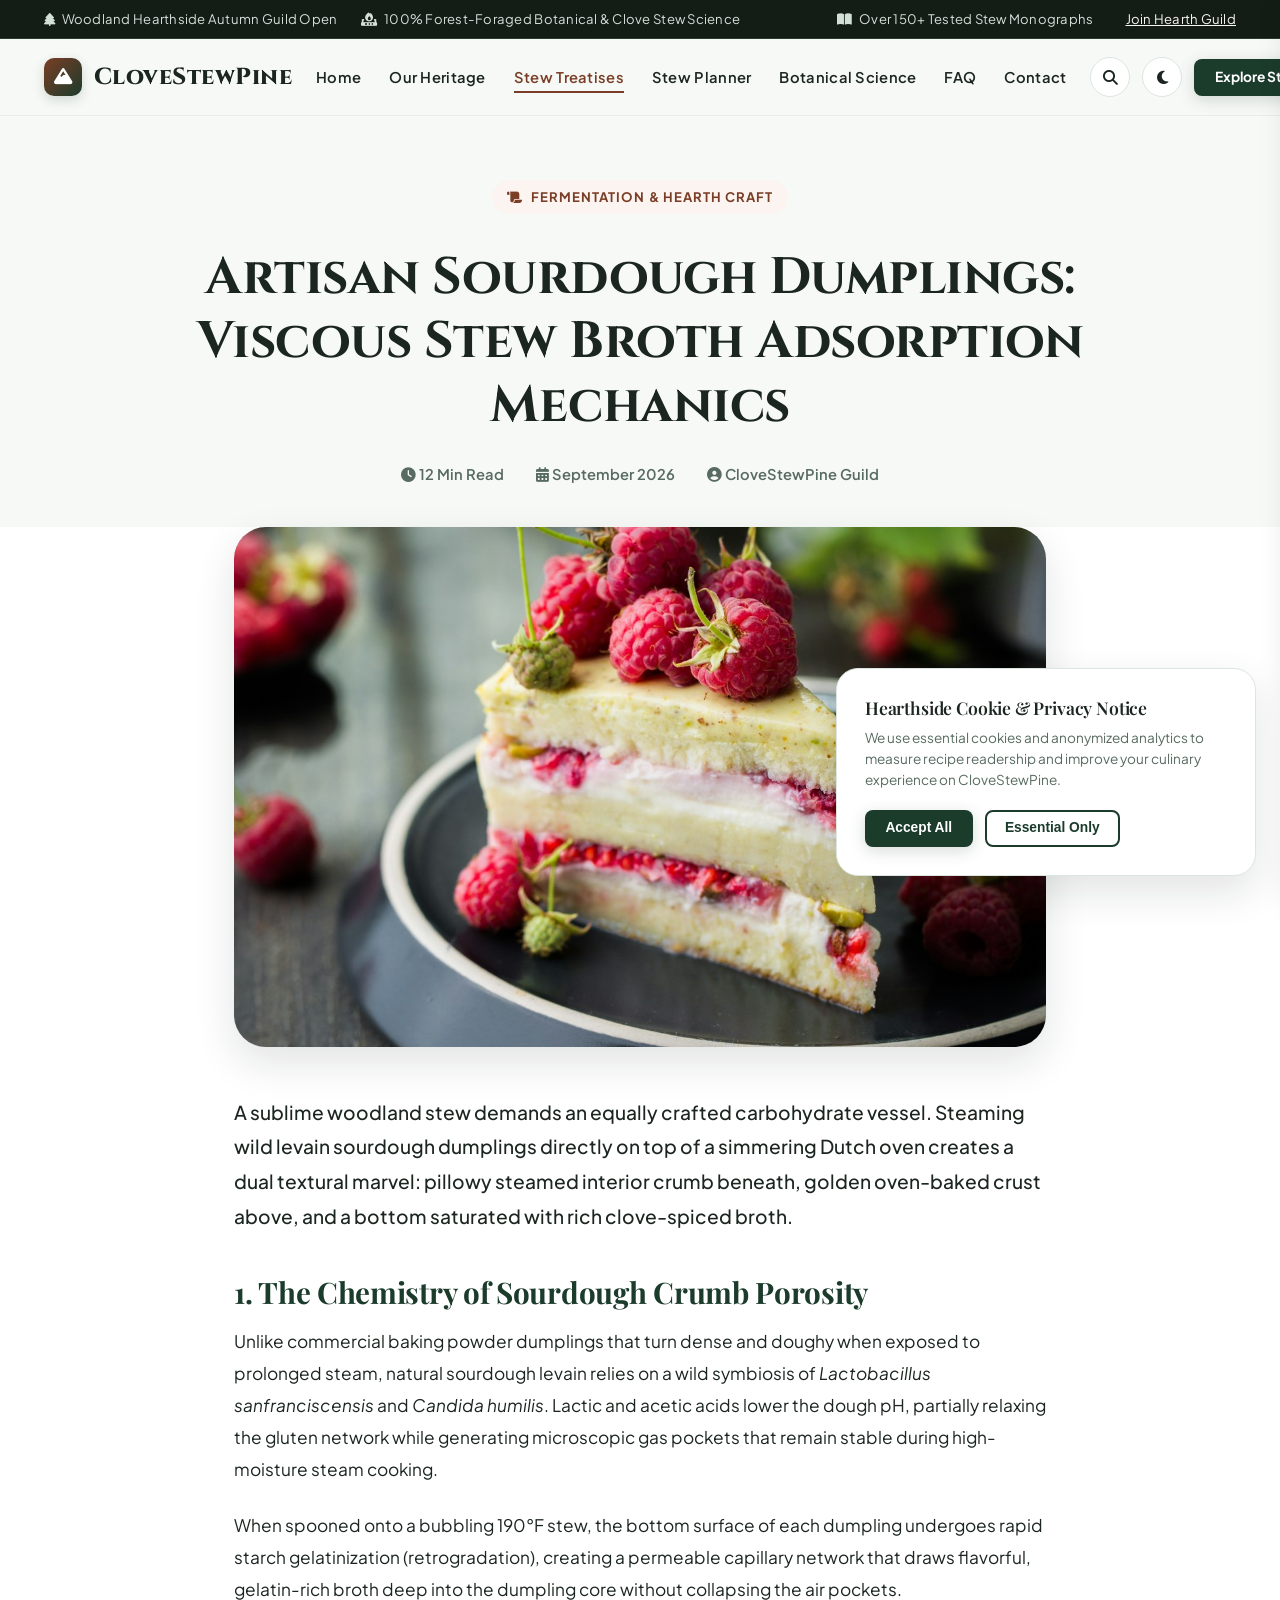
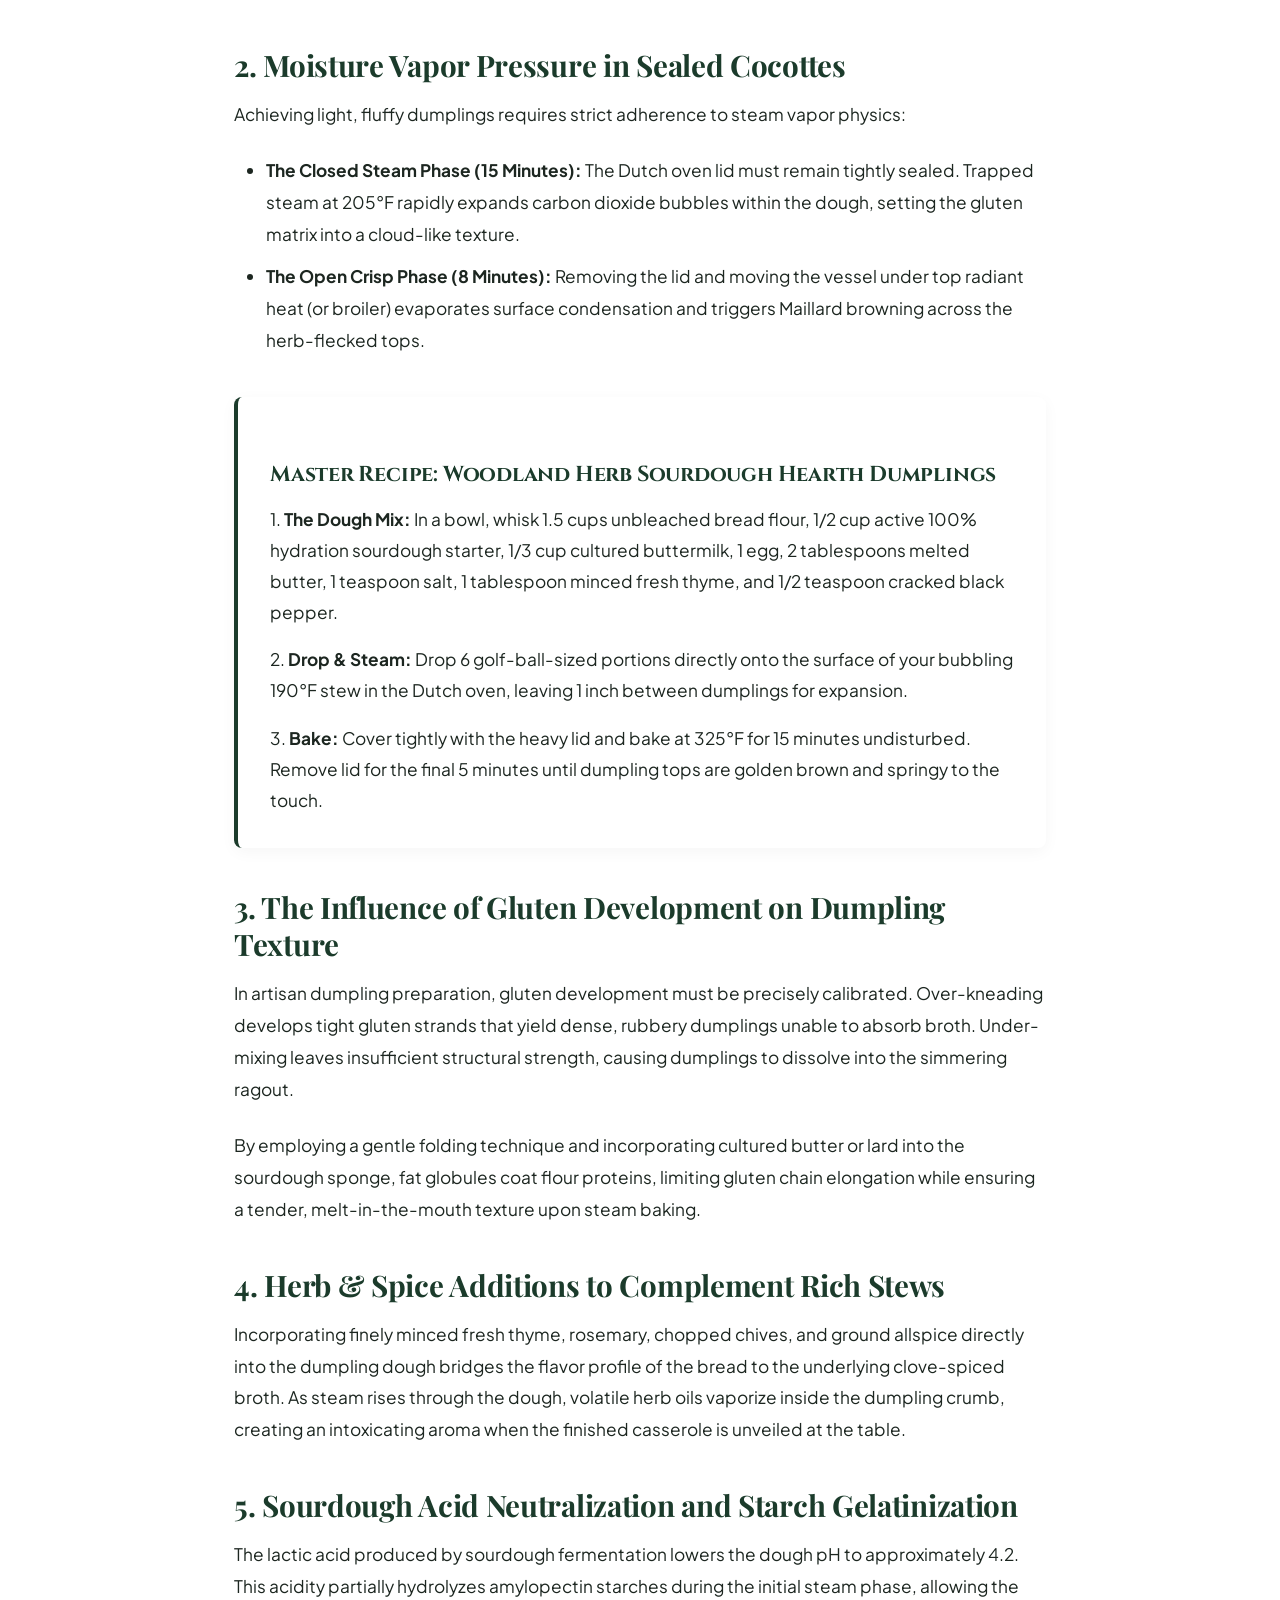
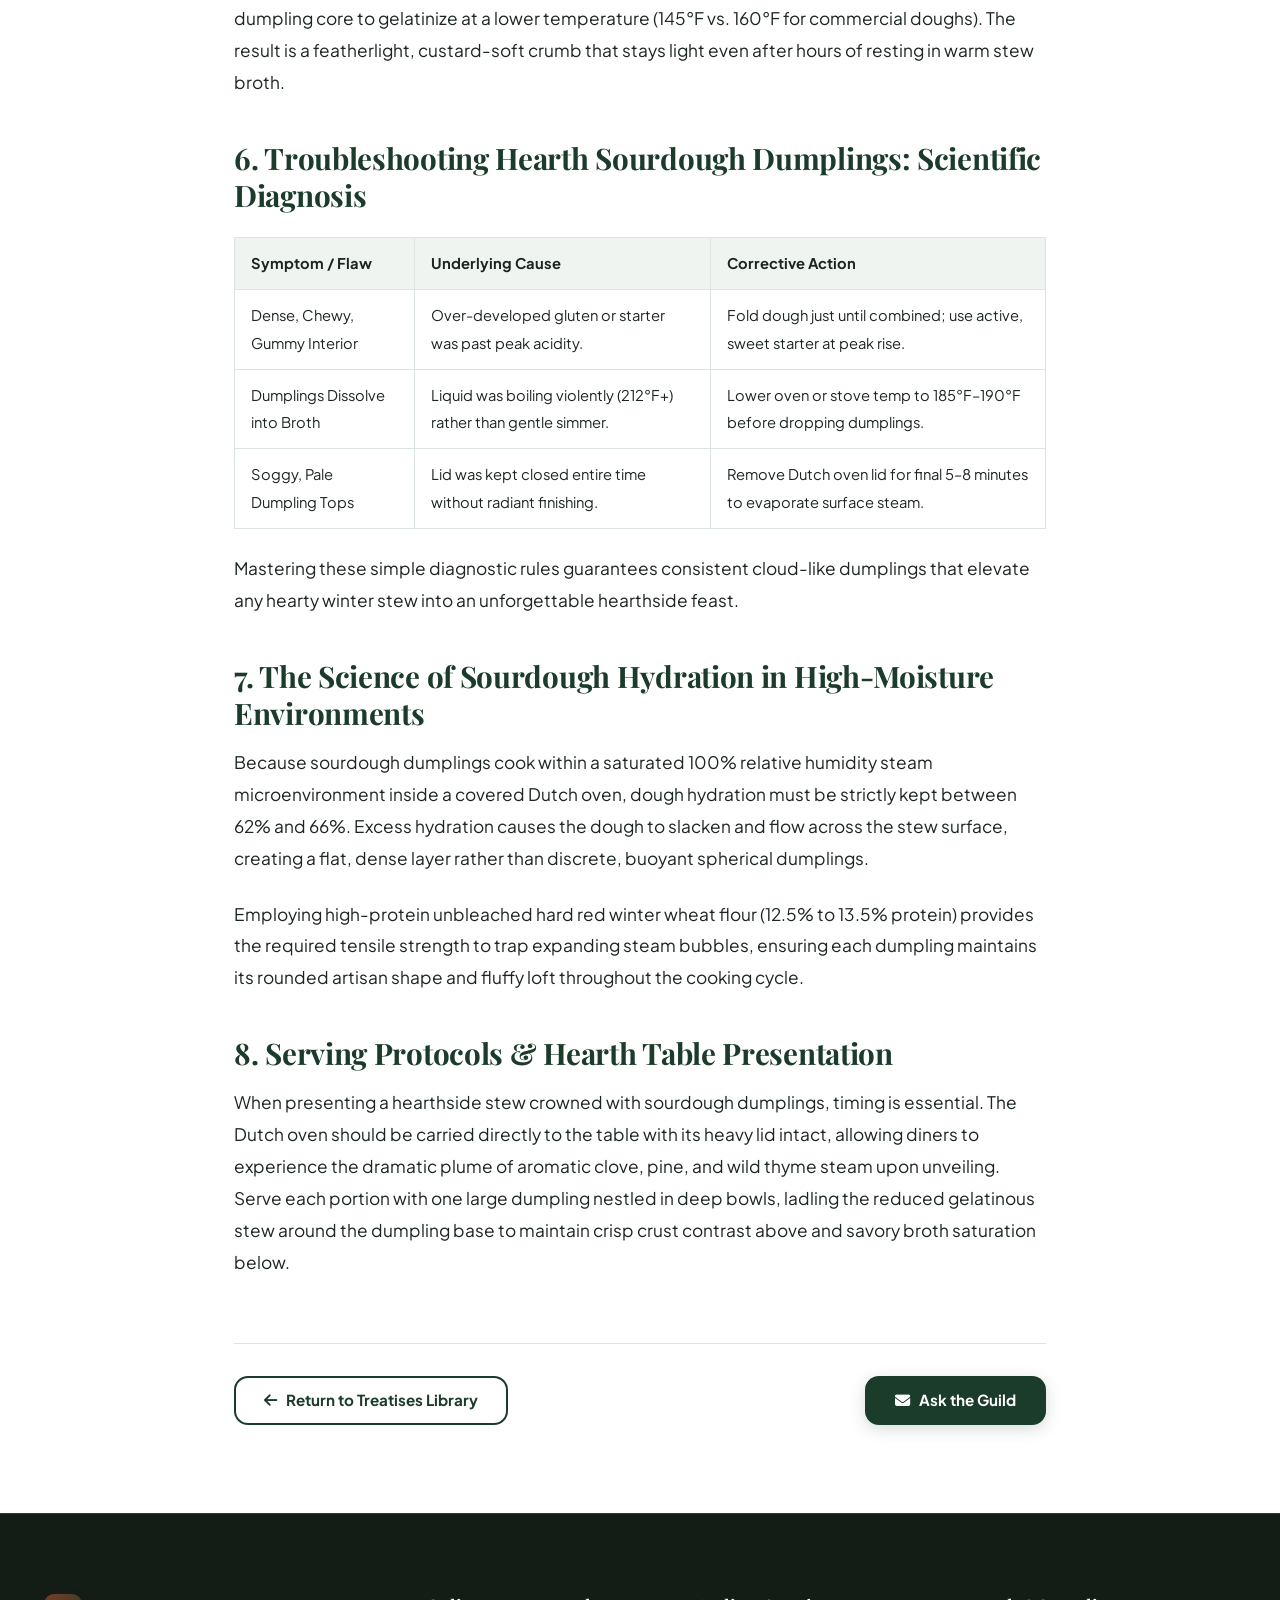
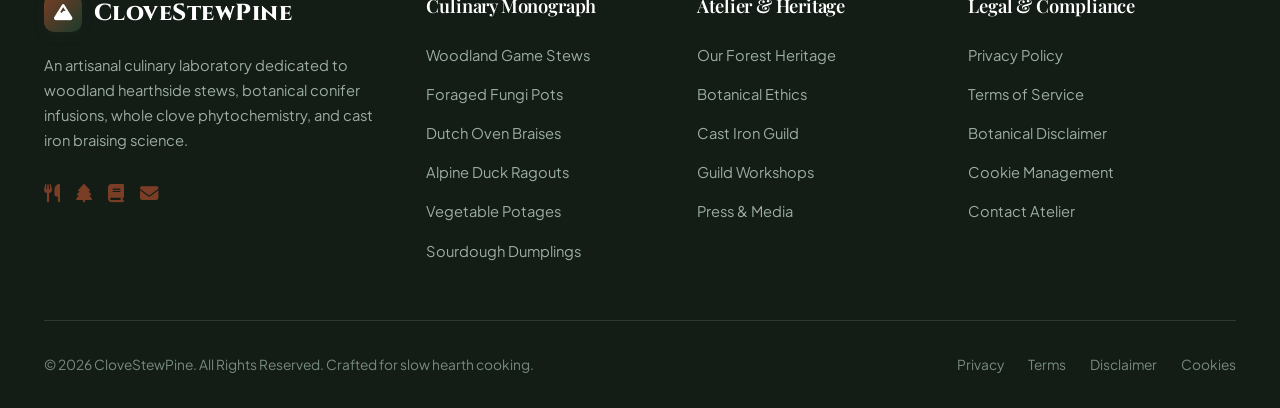
<file: blog/artisan-sourdough-dumplings-and-viscous-stew-broth-adsorption-mechanics.html>
<!DOCTYPE html>
<html lang="en">
<head>
  <meta charset="UTF-8">
  <meta name="viewport" content="width=device-width, initial-scale=1.0">
  <title>Artisan Sourdough Dumplings: Viscous Broth Adsorption Mechanics | CloveStewPine</title>
  <meta name="description" content="Master the art of steaming light, airy sourdough dumplings directly atop simmering woodland stews. Explore crumb porosity and sauce adsorption physics.">
  <link rel="canonical" href="https://clovestewpine.com/blog/artisan-sourdough-dumplings-and-viscous-stew-broth-adsorption-mechanics.html">
  
  <!-- Google Analytics -->
  <script async src="https://www.googletagmanager.com/gtag/js?id=G-0LY0HY7L01"></script>
  <script>
    window.dataLayer = window.dataLayer || [];
    function gtag(){dataLayer.push(arguments);}
    gtag('js', new Date());
    gtag('config', 'G-0LY0HY7L01');
  </script>

  <link rel="stylesheet" href="https://cdnjs.cloudflare.com/ajax/libs/font-awesome/6.4.0/css/all.min.css">
  <link rel="stylesheet" href="../css/style.css">
</head>
<body>

  <!-- Reading Progress Bar -->
  <div id="readingProgressBar" class="reading-progress-bar"></div>

  <!-- Top Announcement Bar -->
  <div class="top-bar">
    <div class="container top-bar-content">
      <div class="top-bar-left">
        <span class="top-bar-item"><i class="fas fa-tree"></i> Woodland Hearthside Autumn Guild Open</span>
        <span class="top-bar-item"><i class="fas fa-fire-burner"></i> 100% Forest-Foraged Botanical & Clove Stew Science</span>
      </div>
      <div class="top-bar-right">
        <span class="top-bar-item"><i class="fas fa-book-open"></i> Over 150+ Tested Stew Monographs</span>
        <a href="../contact.html" style="color:#FAF7F2; text-decoration:underline; margin-left:8px;">Join Hearth Guild</a>
      </div>
    </div>
  </div>

  <!-- Site Navigation Header -->
  <header class="site-header">
    <div class="container header-inner">
      <a href="../index.html" class="brand-logo">
        <div class="brand-logo-icon"><i class="fas fa-mountain"></i></div>
        <span>CloveStewPine</span>
      </a>

      <nav>
        <ul class="nav-menu">
          <li><a href="../index.html" class="nav-link">Home</a></li>
          <li><a href="../about.html" class="nav-link">Our Heritage</a></li>
          <li><a href="../blog.html" class="nav-link active">Stew Treatises</a></li>
          <li><a href="../index.html#planner" class="nav-link">Stew Planner</a></li>
          <li><a href="../index.html#botanicals" class="nav-link">Botanical Science</a></li>
          <li><a href="../index.html#faq" class="nav-link">FAQ</a></li>
          <li><a href="../contact.html" class="nav-link">Contact</a></li>
        </ul>
      </nav>

      <div class="header-actions">
        <button id="searchModalTrigger" class="icon-btn" aria-label="Search Stews"><i class="fas fa-search"></i></button>
        <button id="themeToggleBtn" class="icon-btn" aria-label="Toggle Theme"><i class="fas fa-moon"></i></button>
        <a href="../blog.html" class="btn btn-primary btn-sm">Explore Stews</a>
        <button id="mobileMenuToggle" class="icon-btn hamburger-btn" aria-label="Open Menu"><i class="fas fa-bars"></i></button>
      </div>
    </div>
  </header>

  <!-- Mobile Drawer -->
  <div id="drawerOverlay" class="drawer-overlay"></div>
  <div id="mobileDrawer" class="mobile-drawer">
    <div class="mobile-drawer-header">
      <a href="../index.html" class="brand-logo">
        <div class="brand-logo-icon"><i class="fas fa-mountain"></i></div>
        <span>CloveStewPine</span>
      </a>
      <button id="drawerCloseBtn" class="icon-btn" aria-label="Close Menu"><i class="fas fa-times"></i></button>
    </div>
    <ul class="mobile-nav-links">
      <li><a href="../index.html">Home</a></li>
      <li><a href="../about.html">Our Heritage</a></li>
      <li><a href="../blog.html">Stew Treatises</a></li>
      <li><a href="../index.html#planner">Stew Planner</a></li>
      <li><a href="../index.html#botanicals">Botanical Science</a></li>
      <li><a href="../index.html#faq">FAQ</a></li>
      <li><a href="../contact.html">Contact Us</a></li>
    </ul>
    <div style="margin-top:auto; padding-top:2rem;">
      <a href="../blog.html" class="btn btn-primary" style="width:100%;">View All Stews</a>
    </div>
  </div>

  <!-- Search Modal Overlay -->
  <div id="searchModalOverlay" class="modal-overlay">
    <div class="search-modal-box">
      <div class="search-modal-header">
        <h4 style="font-family: var(--font-heading); margin-bottom:0;">Search Woodland Stew Directory</h4>
        <button id="searchCloseBtn" class="icon-btn"><i class="fas fa-times"></i></button>
      </div>
      <div class="search-input-wrap">
        <i class="fas fa-search"></i>
        <input type="text" id="liveSearchInput" placeholder="Search by ingredient, simmer technique, or spice..." autocomplete="off">
      </div>
      <div id="searchResultsContainer" class="search-results">
        <p style="color:var(--text-muted);font-size:0.88rem;">Type a stew type, botanical spice, or cut...</p>
      </div>
    </div>
  </div>

  <!-- Article Header -->
  <header class="article-header container">
    <div class="badge badge-clove"><i class="fas fa-scroll"></i> Fermentation & Hearth Craft</div>
    <h1 style="font-family:var(--font-heading); font-size:clamp(2rem, 4vw, 3.2rem); margin: 1rem auto 1.5rem auto; max-width:960px;">Artisan Sourdough Dumplings: Viscous Stew Broth Adsorption Mechanics</h1>
    <div style="display:flex; justify-content:center; gap:2rem; font-size:0.92rem; color:var(--text-muted); font-weight:600;">
      <span><i class="fas fa-clock"></i> 12 Min Read</span>
      <span><i class="fas fa-calendar-alt"></i> September 2026</span>
      <span><i class="fas fa-user-circle"></i> CloveStewPine Guild</span>
    </div>
  </header>

  <!-- Article Main Container -->
  <main class="section section-surface" style="padding-top:0;">
    <div class="container container-narrow">
      <img src="../images/stew-crusty-skillet-dumplings.jpg" alt="Artisan Sourdough Dumplings: Viscous Stew Broth Adsorption Mechanics" class="article-hero-img" width="860" height="480">
      
      <article class="article-content">
        
        <p class="lead" style="font-size:1.2rem; line-height:1.8; color:var(--text); font-weight:500;">
          A sublime woodland stew demands an equally crafted carbohydrate vessel. Steaming wild levain sourdough dumplings directly on top of a simmering Dutch oven creates a dual textural marvel: pillowy steamed interior crumb beneath, golden oven-baked crust above, and a bottom saturated with rich clove-spiced broth.
        </p>

        <h2>1. The Chemistry of Sourdough Crumb Porosity</h2>
        <p>Unlike commercial baking powder dumplings that turn dense and doughy when exposed to prolonged steam, natural sourdough levain relies on a wild symbiosis of <em>Lactobacillus sanfranciscensis</em> and <em>Candida humilis</em>. Lactic and acetic acids lower the dough pH, partially relaxing the gluten network while generating microscopic gas pockets that remain stable during high-moisture steam cooking.</p>
        <p>When spooned onto a bubbling 190°F stew, the bottom surface of each dumpling undergoes rapid starch gelatinization (retrogradation), creating a permeable capillary network that draws flavorful, gelatin-rich broth deep into the dumpling core without collapsing the air pockets.</p>

        <h2>2. Moisture Vapor Pressure in Sealed Cocottes</h2>
        <p>Achieving light, fluffy dumplings requires strict adherence to steam vapor physics:</p>
        <ul>
          <li><strong>The Closed Steam Phase (15 Minutes):</strong> The Dutch oven lid must remain tightly sealed. Trapped steam at 205°F rapidly expands carbon dioxide bubbles within the dough, setting the gluten matrix into a cloud-like texture.</li>
          <li><strong>The Open Crisp Phase (8 Minutes):</strong> Removing the lid and moving the vessel under top radiant heat (or broiler) evaporates surface condensation and triggers Maillard browning across the herb-flecked tops.</li>
        </ul>

        <div class="methodology-deep-dive">
          <h3>Master Recipe: Woodland Herb Sourdough Hearth Dumplings</h3>
          <p>1. <strong>The Dough Mix:</strong> In a bowl, whisk 1.5 cups unbleached bread flour, 1/2 cup active 100% hydration sourdough starter, 1/3 cup cultured buttermilk, 1 egg, 2 tablespoons melted butter, 1 teaspoon salt, 1 tablespoon minced fresh thyme, and 1/2 teaspoon cracked black pepper.</p>
          <p>2. <strong>Drop & Steam:</strong> Drop 6 golf-ball-sized portions directly onto the surface of your bubbling 190°F stew in the Dutch oven, leaving 1 inch between dumplings for expansion.</p>
          <p>3. <strong>Bake:</strong> Cover tightly with the heavy lid and bake at 325°F for 15 minutes undisturbed. Remove lid for the final 5 minutes until dumpling tops are golden brown and springy to the touch.</p>
        </div>
        
      
    <h2>3. The Influence of Gluten Development on Dumpling Texture</h2>
    <p>In artisan dumpling preparation, gluten development must be precisely calibrated. Over-kneading develops tight gluten strands that yield dense, rubbery dumplings unable to absorb broth. Under-mixing leaves insufficient structural strength, causing dumplings to dissolve into the simmering ragout.</p>
    <p>By employing a gentle folding technique and incorporating cultured butter or lard into the sourdough sponge, fat globules coat flour proteins, limiting gluten chain elongation while ensuring a tender, melt-in-the-mouth texture upon steam baking.</p>

    <h2>4. Herb & Spice Additions to Complement Rich Stews</h2>
    <p>Incorporating finely minced fresh thyme, rosemary, chopped chives, and ground allspice directly into the dumpling dough bridges the flavor profile of the bread to the underlying clove-spiced broth. As steam rises through the dough, volatile herb oils vaporize inside the dumpling crumb, creating an intoxicating aroma when the finished casserole is unveiled at the table.</p>

    <h2>5. Sourdough Acid Neutralization and Starch Gelatinization</h2>
    <p>The lactic acid produced by sourdough fermentation lowers the dough pH to approximately 4.2. This acidity partially hydrolyzes amylopectin starches during the initial steam phase, allowing the dumpling core to gelatinize at a lower temperature (145°F vs. 160°F for commercial doughs). The result is a featherlight, custard-soft crumb that stays light even after hours of resting in warm stew broth.</p>
    

    <h2>6. Troubleshooting Hearth Sourdough Dumplings: Scientific Diagnosis</h2>
    <table style="width:100%; border-collapse:collapse; margin: 1.5rem 0; font-size:0.92rem;">
      <thead>
        <tr style="background-color:var(--bg-alt); text-align:left;">
          <th style="padding:0.75rem 1rem; border:1px solid var(--border);">Symptom / Flaw</th>
          <th style="padding:0.75rem 1rem; border:1px solid var(--border);">Underlying Cause</th>
          <th style="padding:0.75rem 1rem; border:1px solid var(--border);">Corrective Action</th>
        </tr>
      </thead>
      <tbody>
        <tr>
          <td style="padding:0.75rem 1rem; border:1px solid var(--border);">Dense, Chewy, Gummy Interior</td>
          <td style="padding:0.75rem 1rem; border:1px solid var(--border);">Over-developed gluten or starter was past peak acidity.</td>
          <td style="padding:0.75rem 1rem; border:1px solid var(--border);">Fold dough just until combined; use active, sweet starter at peak rise.</td>
        </tr>
        <tr>
          <td style="padding:0.75rem 1rem; border:1px solid var(--border);">Dumplings Dissolve into Broth</td>
          <td style="padding:0.75rem 1rem; border:1px solid var(--border);">Liquid was boiling violently (212°F+) rather than gentle simmer.</td>
          <td style="padding:0.75rem 1rem; border:1px solid var(--border);">Lower oven or stove temp to 185°F–190°F before dropping dumplings.</td>
        </tr>
        <tr>
          <td style="padding:0.75rem 1rem; border:1px solid var(--border);">Soggy, Pale Dumpling Tops</td>
          <td style="padding:0.75rem 1rem; border:1px solid var(--border);">Lid was kept closed entire time without radiant finishing.</td>
          <td style="padding:0.75rem 1rem; border:1px solid var(--border);">Remove Dutch oven lid for final 5–8 minutes to evaporate surface steam.</td>
        </tr>
      </tbody>
    </table>
    <p>Mastering these simple diagnostic rules guarantees consistent cloud-like dumplings that elevate any hearty winter stew into an unforgettable hearthside feast.</p>
    

    <h2>7. The Science of Sourdough Hydration in High-Moisture Environments</h2>
    <p>Because sourdough dumplings cook within a saturated 100% relative humidity steam microenvironment inside a covered Dutch oven, dough hydration must be strictly kept between 62% and 66%. Excess hydration causes the dough to slacken and flow across the stew surface, creating a flat, dense layer rather than discrete, buoyant spherical dumplings.</p>
    <p>Employing high-protein unbleached hard red winter wheat flour (12.5% to 13.5% protein) provides the required tensile strength to trap expanding steam bubbles, ensuring each dumpling maintains its rounded artisan shape and fluffy loft throughout the cooking cycle.</p>


    <h2>8. Serving Protocols & Hearth Table Presentation</h2>
    <p>When presenting a hearthside stew crowned with sourdough dumplings, timing is essential. The Dutch oven should be carried directly to the table with its heavy lid intact, allowing diners to experience the dramatic plume of aromatic clove, pine, and wild thyme steam upon unveiling. Serve each portion with one large dumpling nestled in deep bowls, ladling the reduced gelatinous stew around the dumpling base to maintain crisp crust contrast above and savory broth saturation below.</p>

</article>

      <div style="margin-top:4rem; padding-top:2rem; border-top:1px solid var(--border); display:flex; justify-content:space-between; align-items:center; flex-wrap:wrap; gap:1rem;">
        <a href="../blog.html" class="btn btn-outline"><i class="fas fa-arrow-left"></i> Return to Treatises Library</a>
        <a href="../contact.html" class="btn btn-primary"><i class="fas fa-envelope"></i> Ask the Guild</a>
      </div>
    </div>
  </main>

  <!-- Footer -->
  <footer class="site-footer">
    <div class="container">
      <div class="footer-grid">
        <div class="footer-brand">
          <a href="../index.html" class="brand-logo">
            <div class="brand-logo-icon"><i class="fas fa-mountain"></i></div>
            <span>CloveStewPine</span>
          </a>
          <p>An artisanal culinary laboratory dedicated to woodland hearthside stews, botanical conifer infusions, whole clove phytochemistry, and cast iron braising science.</p>
          <div style="display:flex; gap:1rem; font-size:1.15rem; color:#9BAEA1;">
            <a href="../index.html" aria-label="Home"><i class="fas fa-utensils"></i></a>
            <a href="../about.html" aria-label="About"><i class="fas fa-tree"></i></a>
            <a href="../blog.html" aria-label="Blog"><i class="fas fa-book"></i></a>
            <a href="../contact.html" aria-label="Contact"><i class="fas fa-envelope"></i></a>
          </div>
        </div>

        <div>
          <h4 class="footer-heading">Culinary Monograph</h4>
          <ul class="footer-links">
            <li><a href="../blog.html">Woodland Game Stews</a></li>
            <li><a href="../blog.html">Foraged Fungi Pots</a></li>
            <li><a href="../blog.html">Dutch Oven Braises</a></li>
            <li><a href="../blog.html">Alpine Duck Ragouts</a></li>
            <li><a href="../blog.html">Vegetable Potages</a></li>
            <li><a href="../blog.html">Sourdough Dumplings</a></li>
          </ul>
        </div>

        <div>
          <h4 class="footer-heading">Atelier & Heritage</h4>
          <ul class="footer-links">
            <li><a href="../about.html">Our Forest Heritage</a></li>
            <li><a href="../about.html#botany">Botanical Ethics</a></li>
            <li><a href="../about.html#castiron">Cast Iron Guild</a></li>
            <li><a href="../contact.html">Guild Workshops</a></li>
            <li><a href="../contact.html">Press & Media</a></li>
          </ul>
        </div>

        <div>
          <h4 class="footer-heading">Legal & Compliance</h4>
          <ul class="footer-links">
            <li><a href="../privacy.html">Privacy Policy</a></li>
            <li><a href="../terms.html">Terms of Service</a></li>
            <li><a href="../disclaimer.html">Botanical Disclaimer</a></li>
            <li><a href="../cookies.html">Cookie Management</a></li>
            <li><a href="../contact.html">Contact Atelier</a></li>
          </ul>
        </div>
      </div>

      <div class="footer-bottom">
        <div>
          &copy; 2026 CloveStewPine. All Rights Reserved. Crafted for slow hearth cooking.
        </div>
        <div class="footer-bottom-links">
          <a href="../privacy.html">Privacy</a>
          <a href="../terms.html">Terms</a>
          <a href="../disclaimer.html">Disclaimer</a>
          <a href="../cookies.html">Cookies</a>
        </div>
      </div>
    </div>
  </footer>

  <!-- Cookie Consent Banner -->
  <div id="cookieBanner" class="cookie-banner">
    <h4>Hearthside Cookie & Privacy Notice</h4>
    <p>We use essential cookies and anonymized analytics to measure recipe readership and improve your culinary experience on CloveStewPine.</p>
    <div class="cookie-banner-actions">
      <button id="cookieAcceptBtn" class="btn btn-primary btn-sm">Accept All</button>
      <button id="cookieDeclineBtn" class="btn btn-outline btn-sm">Essential Only</button>
    </div>
  </div>

  <!-- Back to Top Button -->
  <button id="backToTopBtn" class="back-to-top" aria-label="Back to Top"><i class="fas fa-arrow-up"></i></button>

  <script src="../js/main.js"></script>
</body>
</html>
</file>
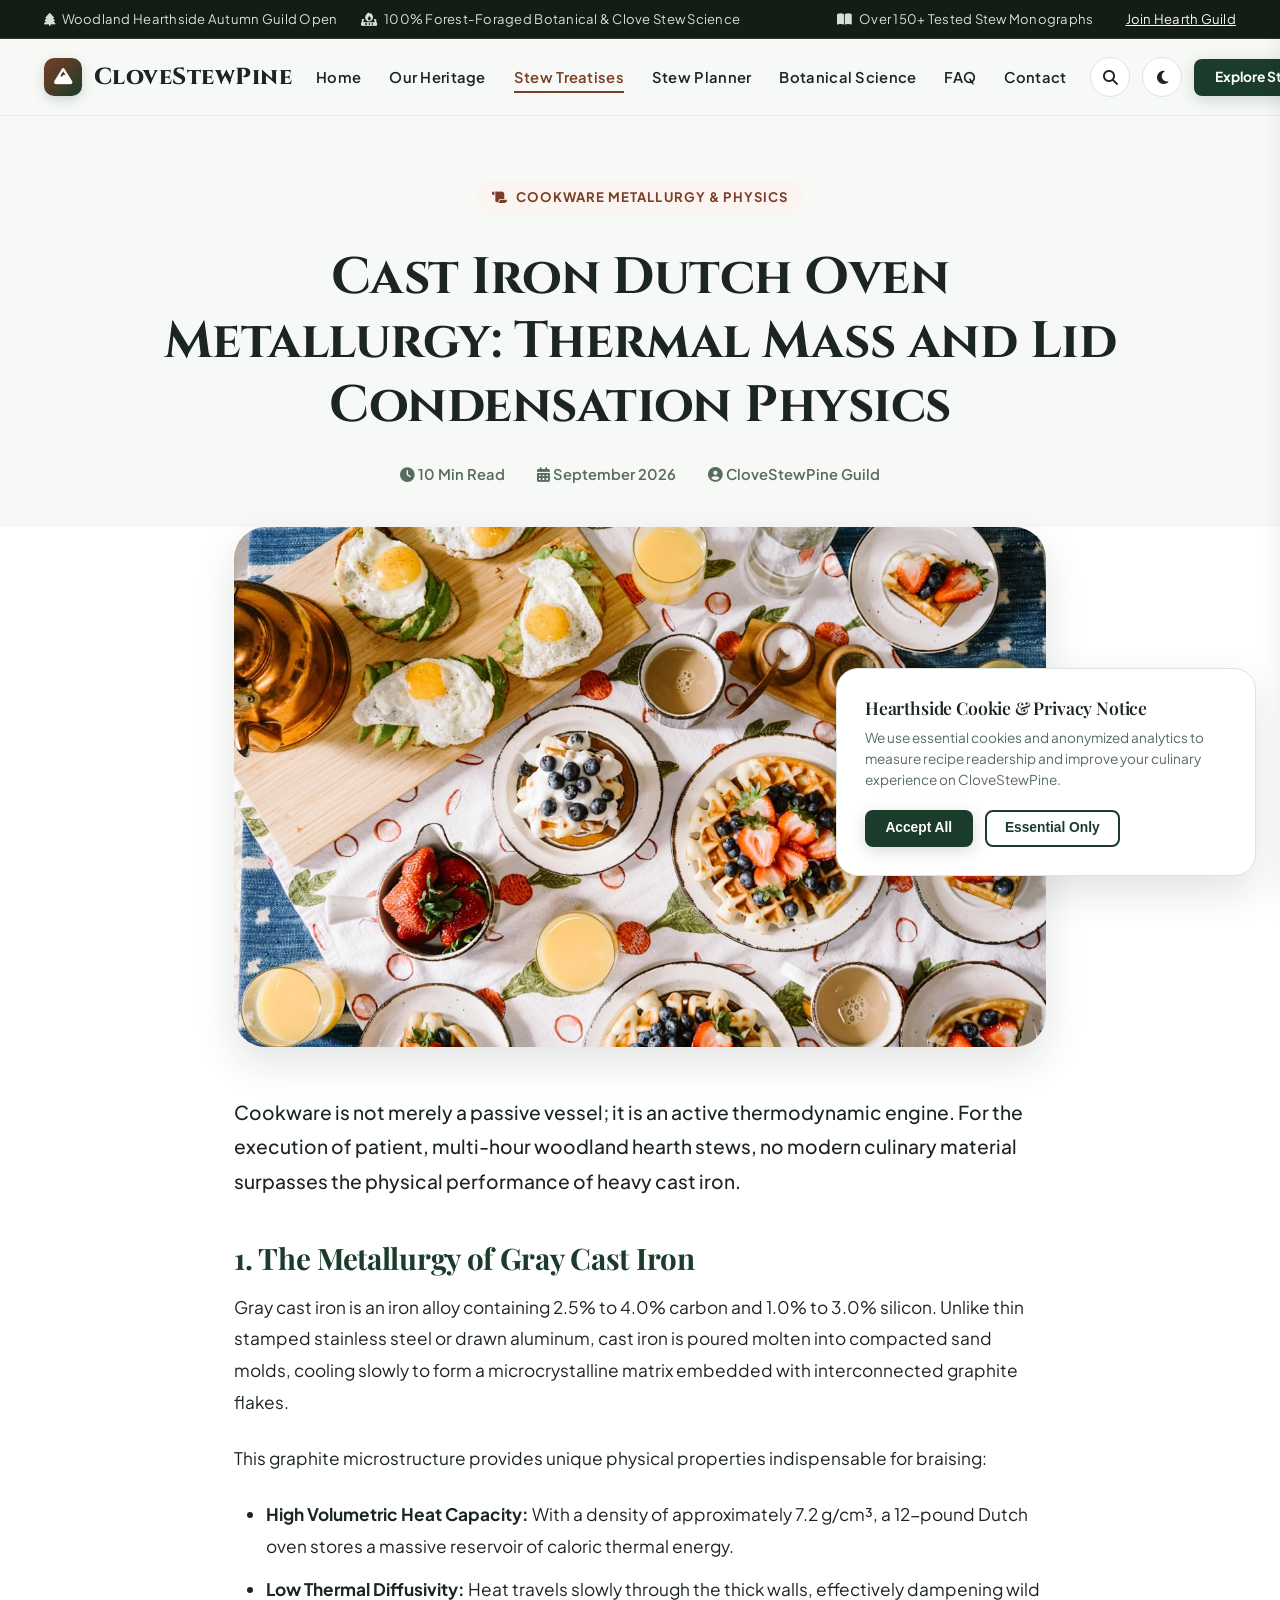
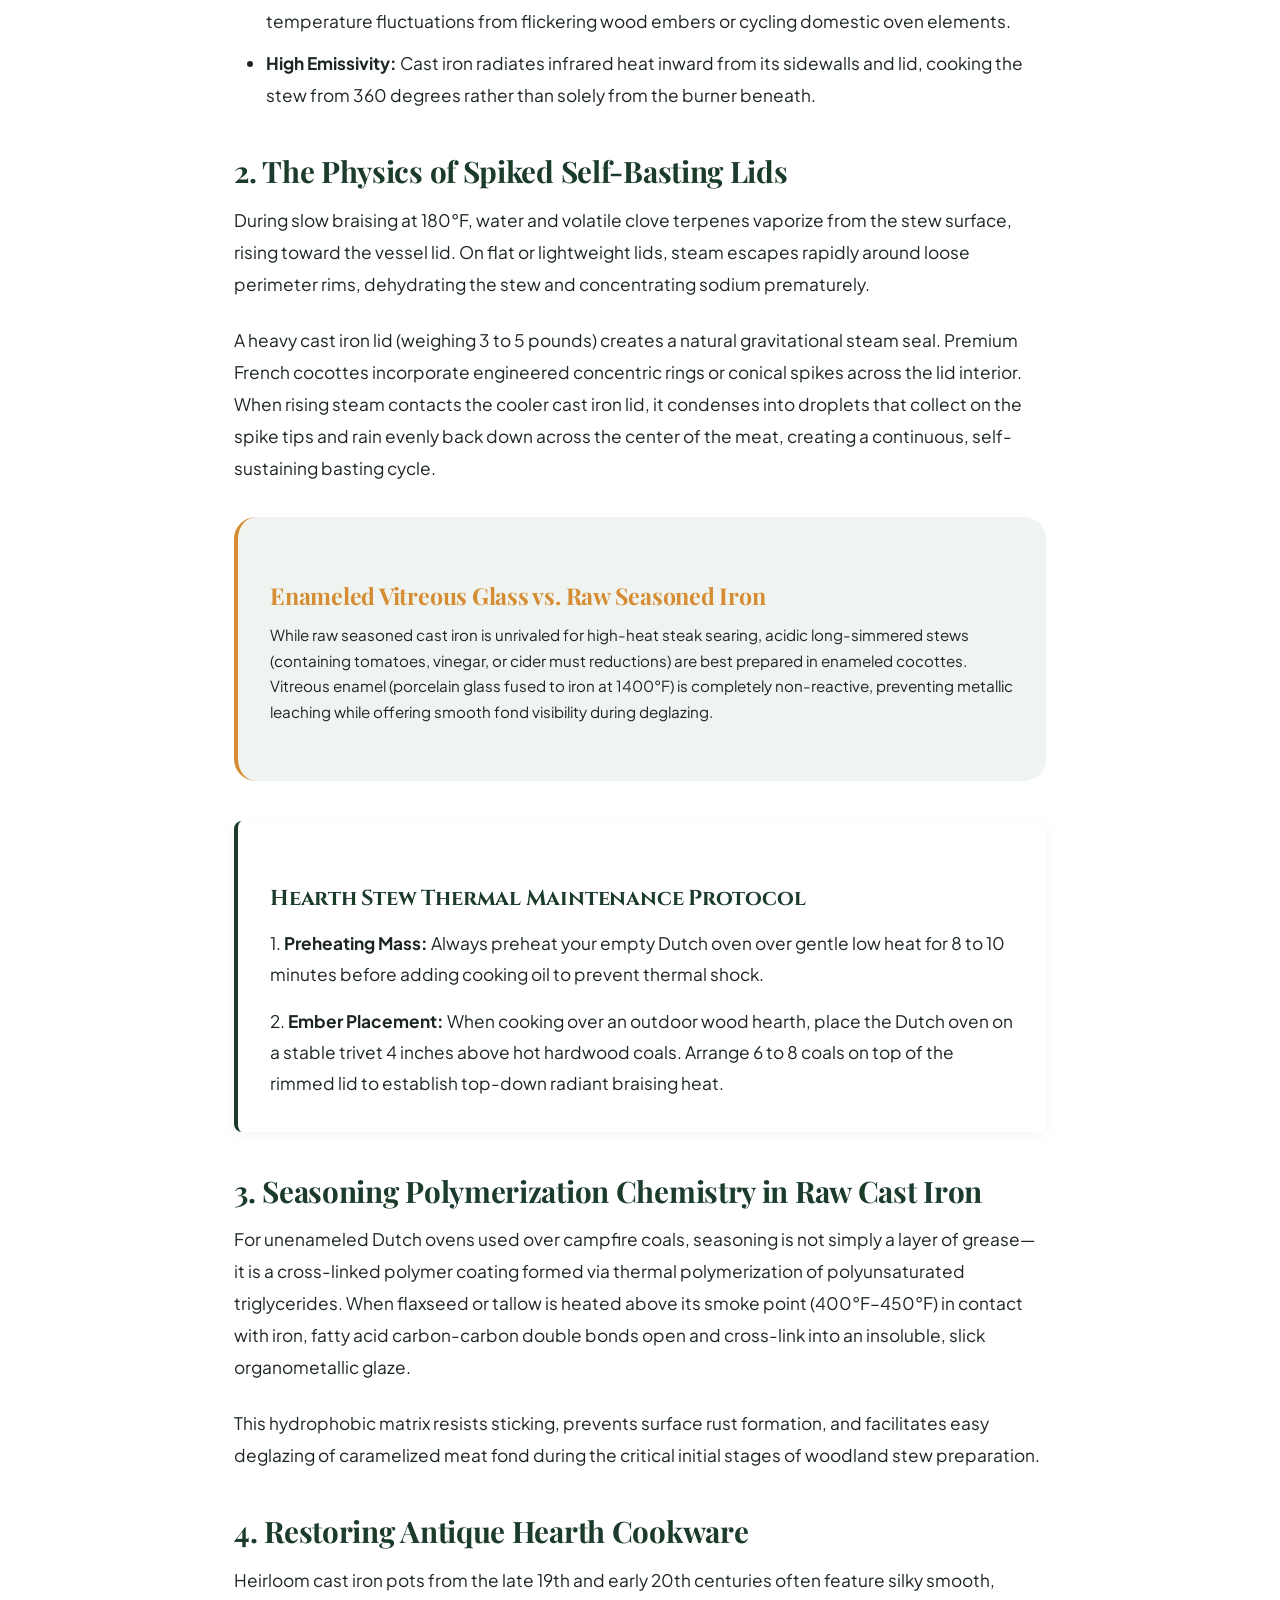
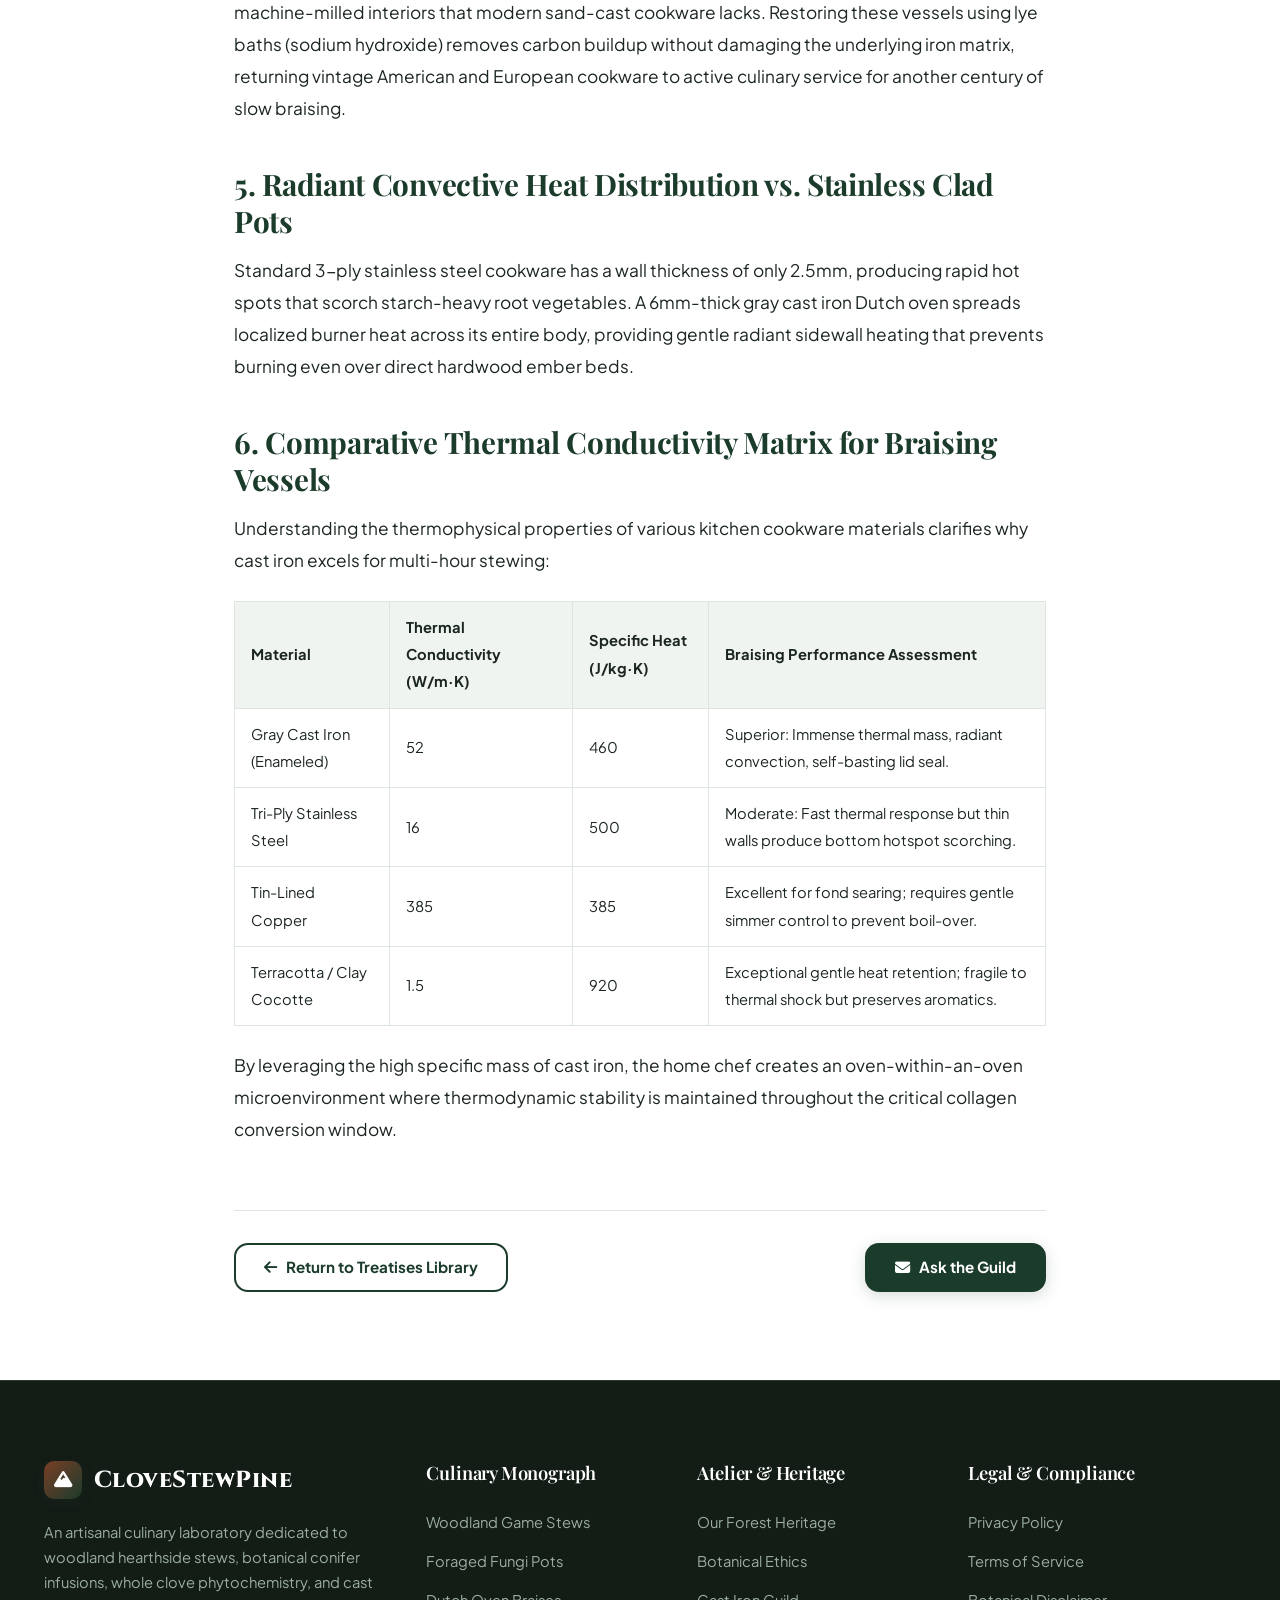
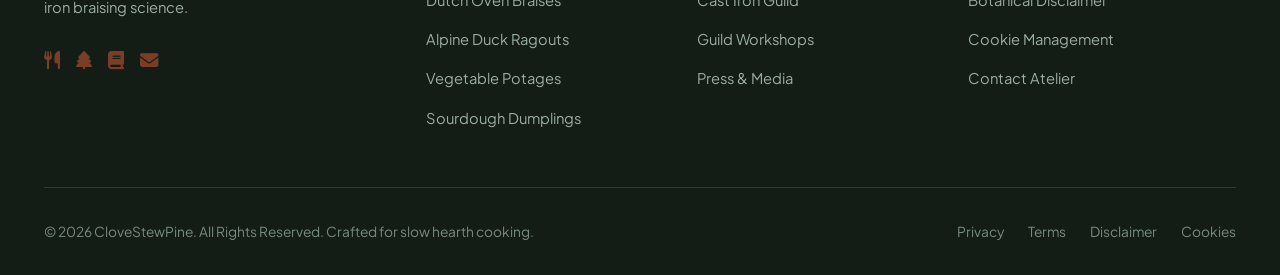
<file: blog/cast-iron-dutch-oven-metallurgy-thermal-mass-and-lid-condensation-physics.html>
<!DOCTYPE html>
<html lang="en">
<head>
  <meta charset="UTF-8">
  <meta name="viewport" content="width=device-width, initial-scale=1.0">
  <title>Cast Iron Dutch Oven Metallurgy: Thermal Mass & Lid Physics | CloveStewPine</title>
  <meta name="description" content="Explore the metallurgy of enameled and raw cast iron cookware. Understand thermal inertia, radiant heat absorption, and self-basting lid dynamics.">
  <link rel="canonical" href="https://clovestewpine.com/blog/cast-iron-dutch-oven-metallurgy-thermal-mass-and-lid-condensation-physics.html">
  
  <!-- Google Analytics -->
  <script async src="https://www.googletagmanager.com/gtag/js?id=G-0LY0HY7L01"></script>
  <script>
    window.dataLayer = window.dataLayer || [];
    function gtag(){dataLayer.push(arguments);}
    gtag('js', new Date());
    gtag('config', 'G-0LY0HY7L01');
  </script>

  <link rel="stylesheet" href="https://cdnjs.cloudflare.com/ajax/libs/font-awesome/6.4.0/css/all.min.css">
  <link rel="stylesheet" href="../css/style.css">
</head>
<body>

  <!-- Reading Progress Bar -->
  <div id="readingProgressBar" class="reading-progress-bar"></div>

  <!-- Top Announcement Bar -->
  <div class="top-bar">
    <div class="container top-bar-content">
      <div class="top-bar-left">
        <span class="top-bar-item"><i class="fas fa-tree"></i> Woodland Hearthside Autumn Guild Open</span>
        <span class="top-bar-item"><i class="fas fa-fire-burner"></i> 100% Forest-Foraged Botanical & Clove Stew Science</span>
      </div>
      <div class="top-bar-right">
        <span class="top-bar-item"><i class="fas fa-book-open"></i> Over 150+ Tested Stew Monographs</span>
        <a href="../contact.html" style="color:#FAF7F2; text-decoration:underline; margin-left:8px;">Join Hearth Guild</a>
      </div>
    </div>
  </div>

  <!-- Site Navigation Header -->
  <header class="site-header">
    <div class="container header-inner">
      <a href="../index.html" class="brand-logo">
        <div class="brand-logo-icon"><i class="fas fa-mountain"></i></div>
        <span>CloveStewPine</span>
      </a>

      <nav>
        <ul class="nav-menu">
          <li><a href="../index.html" class="nav-link">Home</a></li>
          <li><a href="../about.html" class="nav-link">Our Heritage</a></li>
          <li><a href="../blog.html" class="nav-link active">Stew Treatises</a></li>
          <li><a href="../index.html#planner" class="nav-link">Stew Planner</a></li>
          <li><a href="../index.html#botanicals" class="nav-link">Botanical Science</a></li>
          <li><a href="../index.html#faq" class="nav-link">FAQ</a></li>
          <li><a href="../contact.html" class="nav-link">Contact</a></li>
        </ul>
      </nav>

      <div class="header-actions">
        <button id="searchModalTrigger" class="icon-btn" aria-label="Search Stews"><i class="fas fa-search"></i></button>
        <button id="themeToggleBtn" class="icon-btn" aria-label="Toggle Theme"><i class="fas fa-moon"></i></button>
        <a href="../blog.html" class="btn btn-primary btn-sm">Explore Stews</a>
        <button id="mobileMenuToggle" class="icon-btn hamburger-btn" aria-label="Open Menu"><i class="fas fa-bars"></i></button>
      </div>
    </div>
  </header>

  <!-- Mobile Drawer -->
  <div id="drawerOverlay" class="drawer-overlay"></div>
  <div id="mobileDrawer" class="mobile-drawer">
    <div class="mobile-drawer-header">
      <a href="../index.html" class="brand-logo">
        <div class="brand-logo-icon"><i class="fas fa-mountain"></i></div>
        <span>CloveStewPine</span>
      </a>
      <button id="drawerCloseBtn" class="icon-btn" aria-label="Close Menu"><i class="fas fa-times"></i></button>
    </div>
    <ul class="mobile-nav-links">
      <li><a href="../index.html">Home</a></li>
      <li><a href="../about.html">Our Heritage</a></li>
      <li><a href="../blog.html">Stew Treatises</a></li>
      <li><a href="../index.html#planner">Stew Planner</a></li>
      <li><a href="../index.html#botanicals">Botanical Science</a></li>
      <li><a href="../index.html#faq">FAQ</a></li>
      <li><a href="../contact.html">Contact Us</a></li>
    </ul>
    <div style="margin-top:auto; padding-top:2rem;">
      <a href="../blog.html" class="btn btn-primary" style="width:100%;">View All Stews</a>
    </div>
  </div>

  <!-- Search Modal Overlay -->
  <div id="searchModalOverlay" class="modal-overlay">
    <div class="search-modal-box">
      <div class="search-modal-header">
        <h4 style="font-family: var(--font-heading); margin-bottom:0;">Search Woodland Stew Directory</h4>
        <button id="searchCloseBtn" class="icon-btn"><i class="fas fa-times"></i></button>
      </div>
      <div class="search-input-wrap">
        <i class="fas fa-search"></i>
        <input type="text" id="liveSearchInput" placeholder="Search by ingredient, simmer technique, or spice..." autocomplete="off">
      </div>
      <div id="searchResultsContainer" class="search-results">
        <p style="color:var(--text-muted);font-size:0.88rem;">Type a stew type, botanical spice, or cut...</p>
      </div>
    </div>
  </div>

  <!-- Article Header -->
  <header class="article-header container">
    <div class="badge badge-clove"><i class="fas fa-scroll"></i> Cookware Metallurgy & Physics</div>
    <h1 style="font-family:var(--font-heading); font-size:clamp(2rem, 4vw, 3.2rem); margin: 1rem auto 1.5rem auto; max-width:960px;">Cast Iron Dutch Oven Metallurgy: Thermal Mass and Lid Condensation Physics</h1>
    <div style="display:flex; justify-content:center; gap:2rem; font-size:0.92rem; color:var(--text-muted); font-weight:600;">
      <span><i class="fas fa-clock"></i> 10 Min Read</span>
      <span><i class="fas fa-calendar-alt"></i> September 2026</span>
      <span><i class="fas fa-user-circle"></i> CloveStewPine Guild</span>
    </div>
  </header>

  <!-- Article Main Container -->
  <main class="section section-surface" style="padding-top:0;">
    <div class="container container-narrow">
      <img src="../images/stew-cast-iron-hearth-fire.jpg" alt="Cast Iron Dutch Oven Metallurgy: Thermal Mass and Lid Condensation Physics" class="article-hero-img" width="860" height="480">
      
      <article class="article-content">
        
        <p class="lead" style="font-size:1.2rem; line-height:1.8; color:var(--text); font-weight:500;">
          Cookware is not merely a passive vessel; it is an active thermodynamic engine. For the execution of patient, multi-hour woodland hearth stews, no modern culinary material surpasses the physical performance of heavy cast iron.
        </p>

        <h2>1. The Metallurgy of Gray Cast Iron</h2>
        <p>Gray cast iron is an iron alloy containing 2.5% to 4.0% carbon and 1.0% to 3.0% silicon. Unlike thin stamped stainless steel or drawn aluminum, cast iron is poured molten into compacted sand molds, cooling slowly to form a microcrystalline matrix embedded with interconnected graphite flakes.</p>
        <p>This graphite microstructure provides unique physical properties indispensable for braising:</p>
        <ul>
          <li><strong>High Volumetric Heat Capacity:</strong> With a density of approximately 7.2 g/cm³, a 12-pound Dutch oven stores a massive reservoir of caloric thermal energy.</li>
          <li><strong>Low Thermal Diffusivity:</strong> Heat travels slowly through the thick walls, effectively dampening wild temperature fluctuations from flickering wood embers or cycling domestic oven elements.</li>
          <li><strong>High Emissivity:</strong> Cast iron radiates infrared heat inward from its sidewalls and lid, cooking the stew from 360 degrees rather than solely from the burner beneath.</li>
        </ul>

        <h2>2. The Physics of Spiked Self-Basting Lids</h2>
        <p>During slow braising at 180°F, water and volatile clove terpenes vaporize from the stew surface, rising toward the vessel lid. On flat or lightweight lids, steam escapes rapidly around loose perimeter rims, dehydrating the stew and concentrating sodium prematurely.</p>
        <p>A heavy cast iron lid (weighing 3 to 5 pounds) creates a natural gravitational steam seal. Premium French cocottes incorporate engineered concentric rings or conical spikes across the lid interior. When rising steam contacts the cooler cast iron lid, it condenses into droplets that collect on the spike tips and rain evenly back down across the center of the meat, creating a continuous, self-sustaining basting cycle.</p>

        <div style="background-color:var(--bg-alt); padding:2rem; border-radius:var(--radius-lg); border-left:4px solid var(--amber); margin:2rem 0;">
          <h3 style="color:var(--amber); margin-bottom:0.75rem;">Enameled Vitreous Glass vs. Raw Seasoned Iron</h3>
          <p style="font-size:0.95rem; line-height:1.7; color:var(--text);">
            While raw seasoned cast iron is unrivaled for high-heat steak searing, acidic long-simmered stews (containing tomatoes, vinegar, or cider must reductions) are best prepared in enameled cocottes. Vitreous enamel (porcelain glass fused to iron at 1400°F) is completely non-reactive, preventing metallic leaching while offering smooth fond visibility during deglazing.
          </p>
        </div>

        <div class="methodology-deep-dive">
          <h3>Hearth Stew Thermal Maintenance Protocol</h3>
          <p>1. <strong>Preheating Mass:</strong> Always preheat your empty Dutch oven over gentle low heat for 8 to 10 minutes before adding cooking oil to prevent thermal shock.</p>
          <p>2. <strong>Ember Placement:</strong> When cooking over an outdoor wood hearth, place the Dutch oven on a stable trivet 4 inches above hot hardwood coals. Arrange 6 to 8 coals on top of the rimmed lid to establish top-down radiant braising heat.</p>
        </div>
        
      
    <h2>3. Seasoning Polymerization Chemistry in Raw Cast Iron</h2>
    <p>For unenameled Dutch ovens used over campfire coals, seasoning is not simply a layer of grease—it is a cross-linked polymer coating formed via thermal polymerization of polyunsaturated triglycerides. When flaxseed or tallow is heated above its smoke point (400°F–450°F) in contact with iron, fatty acid carbon-carbon double bonds open and cross-link into an insoluble, slick organometallic glaze.</p>
    <p>This hydrophobic matrix resists sticking, prevents surface rust formation, and facilitates easy deglazing of caramelized meat fond during the critical initial stages of woodland stew preparation.</p>

    <h2>4. Restoring Antique Hearth Cookware</h2>
    <p>Heirloom cast iron pots from the late 19th and early 20th centuries often feature silky smooth, machine-milled interiors that modern sand-cast cookware lacks. Restoring these vessels using lye baths (sodium hydroxide) removes carbon buildup without damaging the underlying iron matrix, returning vintage American and European cookware to active culinary service for another century of slow braising.</p>

    <h2>5. Radiant Convective Heat Distribution vs. Stainless Clad Pots</h2>
    <p>Standard 3-ply stainless steel cookware has a wall thickness of only 2.5mm, producing rapid hot spots that scorch starch-heavy root vegetables. A 6mm-thick gray cast iron Dutch oven spreads localized burner heat across its entire body, providing gentle radiant sidewall heating that prevents burning even over direct hardwood ember beds.</p>
    

    <h2>6. Comparative Thermal Conductivity Matrix for Braising Vessels</h2>
    <p>Understanding the thermophysical properties of various kitchen cookware materials clarifies why cast iron excels for multi-hour stewing:</p>
    <table style="width:100%; border-collapse:collapse; margin: 1.5rem 0; font-size:0.92rem;">
      <thead>
        <tr style="background-color:var(--bg-alt); text-align:left;">
          <th style="padding:0.75rem 1rem; border:1px solid var(--border);">Material</th>
          <th style="padding:0.75rem 1rem; border:1px solid var(--border);">Thermal Conductivity (W/m·K)</th>
          <th style="padding:0.75rem 1rem; border:1px solid var(--border);">Specific Heat (J/kg·K)</th>
          <th style="padding:0.75rem 1rem; border:1px solid var(--border);">Braising Performance Assessment</th>
        </tr>
      </thead>
      <tbody>
        <tr>
          <td style="padding:0.75rem 1rem; border:1px solid var(--border);">Gray Cast Iron (Enameled)</td>
          <td style="padding:0.75rem 1rem; border:1px solid var(--border);">52</td>
          <td style="padding:0.75rem 1rem; border:1px solid var(--border);">460</td>
          <td style="padding:0.75rem 1rem; border:1px solid var(--border);">Superior: Immense thermal mass, radiant convection, self-basting lid seal.</td>
        </tr>
        <tr>
          <td style="padding:0.75rem 1rem; border:1px solid var(--border);">Tri-Ply Stainless Steel</td>
          <td style="padding:0.75rem 1rem; border:1px solid var(--border);">16</td>
          <td style="padding:0.75rem 1rem; border:1px solid var(--border);">500</td>
          <td style="padding:0.75rem 1rem; border:1px solid var(--border);">Moderate: Fast thermal response but thin walls produce bottom hotspot scorching.</td>
        </tr>
        <tr>
          <td style="padding:0.75rem 1rem; border:1px solid var(--border);">Tin-Lined Copper</td>
          <td style="padding:0.75rem 1rem; border:1px solid var(--border);">385</td>
          <td style="padding:0.75rem 1rem; border:1px solid var(--border);">385</td>
          <td style="padding:0.75rem 1rem; border:1px solid var(--border);">Excellent for fond searing; requires gentle simmer control to prevent boil-over.</td>
        </tr>
        <tr>
          <td style="padding:0.75rem 1rem; border:1px solid var(--border);">Terracotta / Clay Cocotte</td>
          <td style="padding:0.75rem 1rem; border:1px solid var(--border);">1.5</td>
          <td style="padding:0.75rem 1rem; border:1px solid var(--border);">920</td>
          <td style="padding:0.75rem 1rem; border:1px solid var(--border);">Exceptional gentle heat retention; fragile to thermal shock but preserves aromatics.</td>
        </tr>
      </tbody>
    </table>
    <p>By leveraging the high specific mass of cast iron, the home chef creates an oven-within-an-oven microenvironment where thermodynamic stability is maintained throughout the critical collagen conversion window.</p>
    
</article>

      <div style="margin-top:4rem; padding-top:2rem; border-top:1px solid var(--border); display:flex; justify-content:space-between; align-items:center; flex-wrap:wrap; gap:1rem;">
        <a href="../blog.html" class="btn btn-outline"><i class="fas fa-arrow-left"></i> Return to Treatises Library</a>
        <a href="../contact.html" class="btn btn-primary"><i class="fas fa-envelope"></i> Ask the Guild</a>
      </div>
    </div>
  </main>

  <!-- Footer -->
  <footer class="site-footer">
    <div class="container">
      <div class="footer-grid">
        <div class="footer-brand">
          <a href="../index.html" class="brand-logo">
            <div class="brand-logo-icon"><i class="fas fa-mountain"></i></div>
            <span>CloveStewPine</span>
          </a>
          <p>An artisanal culinary laboratory dedicated to woodland hearthside stews, botanical conifer infusions, whole clove phytochemistry, and cast iron braising science.</p>
          <div style="display:flex; gap:1rem; font-size:1.15rem; color:#9BAEA1;">
            <a href="../index.html" aria-label="Home"><i class="fas fa-utensils"></i></a>
            <a href="../about.html" aria-label="About"><i class="fas fa-tree"></i></a>
            <a href="../blog.html" aria-label="Blog"><i class="fas fa-book"></i></a>
            <a href="../contact.html" aria-label="Contact"><i class="fas fa-envelope"></i></a>
          </div>
        </div>

        <div>
          <h4 class="footer-heading">Culinary Monograph</h4>
          <ul class="footer-links">
            <li><a href="../blog.html">Woodland Game Stews</a></li>
            <li><a href="../blog.html">Foraged Fungi Pots</a></li>
            <li><a href="../blog.html">Dutch Oven Braises</a></li>
            <li><a href="../blog.html">Alpine Duck Ragouts</a></li>
            <li><a href="../blog.html">Vegetable Potages</a></li>
            <li><a href="../blog.html">Sourdough Dumplings</a></li>
          </ul>
        </div>

        <div>
          <h4 class="footer-heading">Atelier & Heritage</h4>
          <ul class="footer-links">
            <li><a href="../about.html">Our Forest Heritage</a></li>
            <li><a href="../about.html#botany">Botanical Ethics</a></li>
            <li><a href="../about.html#castiron">Cast Iron Guild</a></li>
            <li><a href="../contact.html">Guild Workshops</a></li>
            <li><a href="../contact.html">Press & Media</a></li>
          </ul>
        </div>

        <div>
          <h4 class="footer-heading">Legal & Compliance</h4>
          <ul class="footer-links">
            <li><a href="../privacy.html">Privacy Policy</a></li>
            <li><a href="../terms.html">Terms of Service</a></li>
            <li><a href="../disclaimer.html">Botanical Disclaimer</a></li>
            <li><a href="../cookies.html">Cookie Management</a></li>
            <li><a href="../contact.html">Contact Atelier</a></li>
          </ul>
        </div>
      </div>

      <div class="footer-bottom">
        <div>
          &copy; 2026 CloveStewPine. All Rights Reserved. Crafted for slow hearth cooking.
        </div>
        <div class="footer-bottom-links">
          <a href="../privacy.html">Privacy</a>
          <a href="../terms.html">Terms</a>
          <a href="../disclaimer.html">Disclaimer</a>
          <a href="../cookies.html">Cookies</a>
        </div>
      </div>
    </div>
  </footer>

  <!-- Cookie Consent Banner -->
  <div id="cookieBanner" class="cookie-banner">
    <h4>Hearthside Cookie & Privacy Notice</h4>
    <p>We use essential cookies and anonymized analytics to measure recipe readership and improve your culinary experience on CloveStewPine.</p>
    <div class="cookie-banner-actions">
      <button id="cookieAcceptBtn" class="btn btn-primary btn-sm">Accept All</button>
      <button id="cookieDeclineBtn" class="btn btn-outline btn-sm">Essential Only</button>
    </div>
  </div>

  <!-- Back to Top Button -->
  <button id="backToTopBtn" class="back-to-top" aria-label="Back to Top"><i class="fas fa-arrow-up"></i></button>

  <script src="../js/main.js"></script>
</body>
</html>
</file>
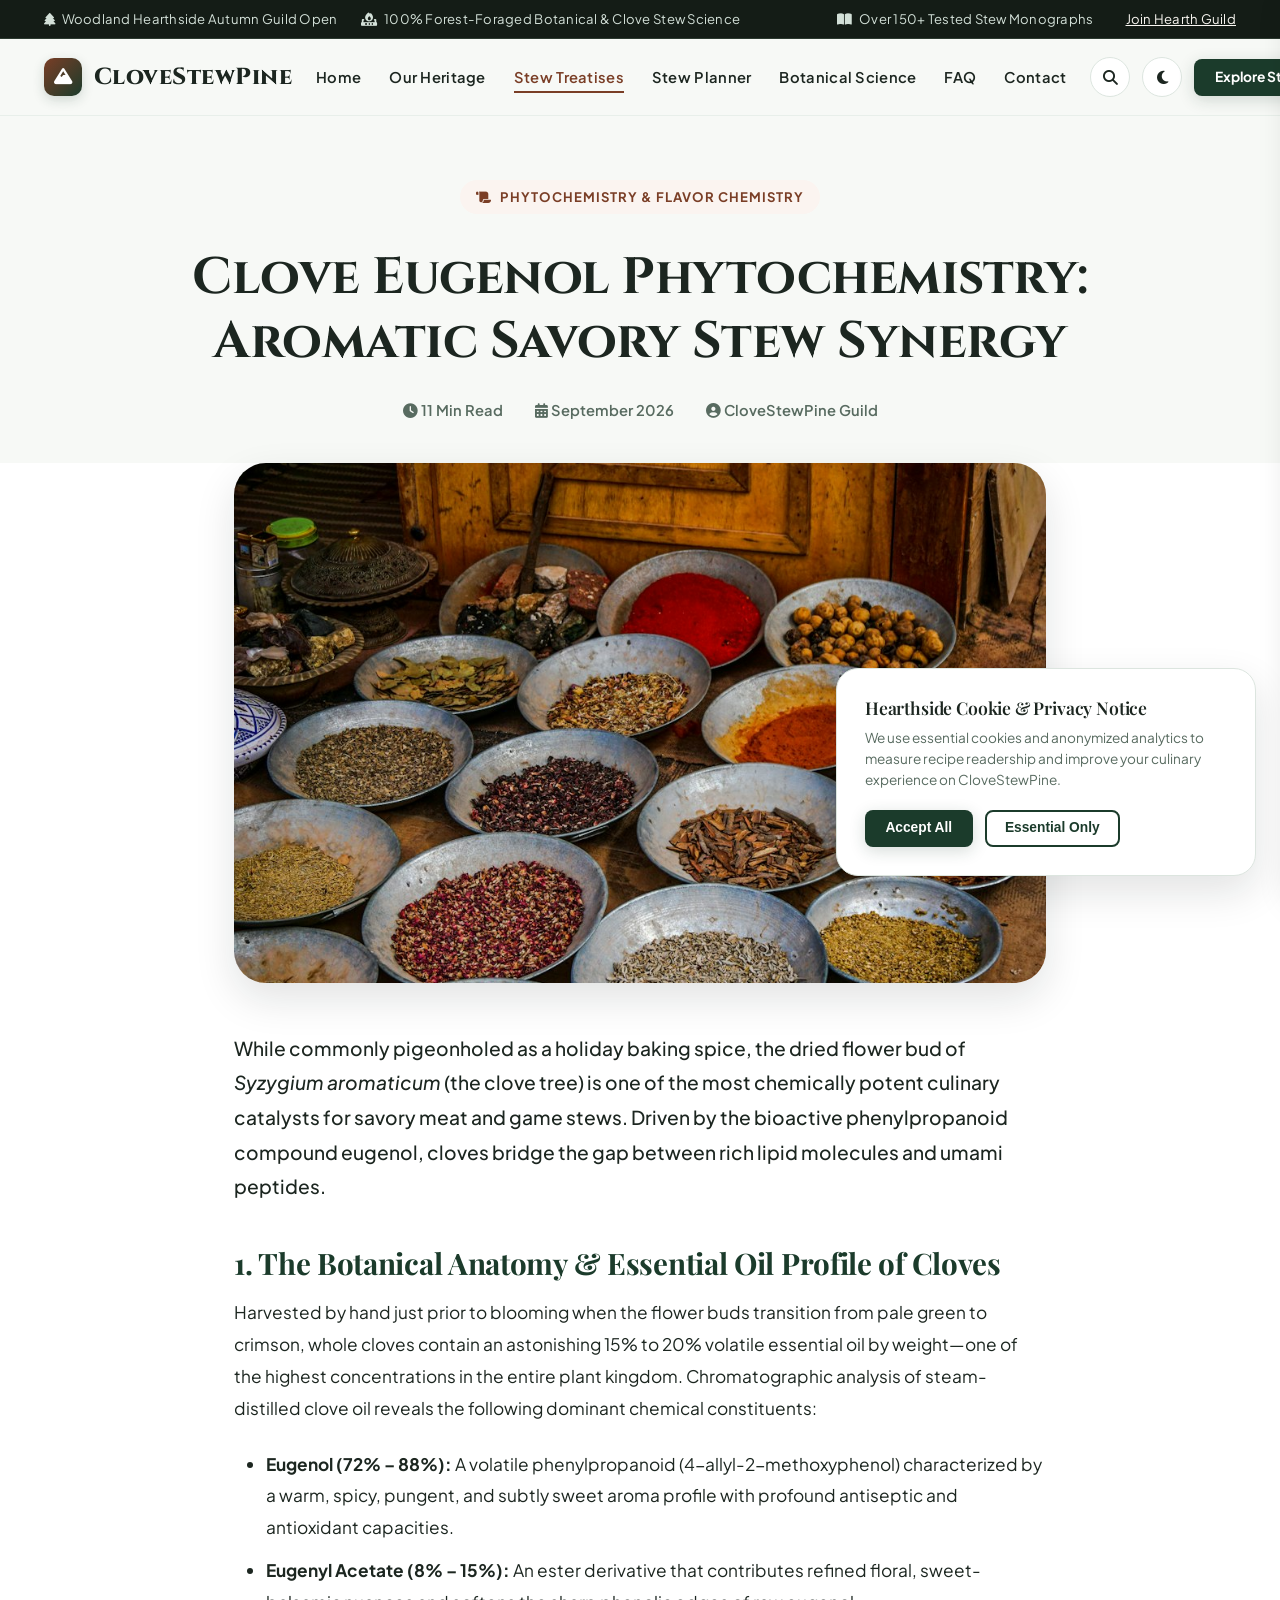
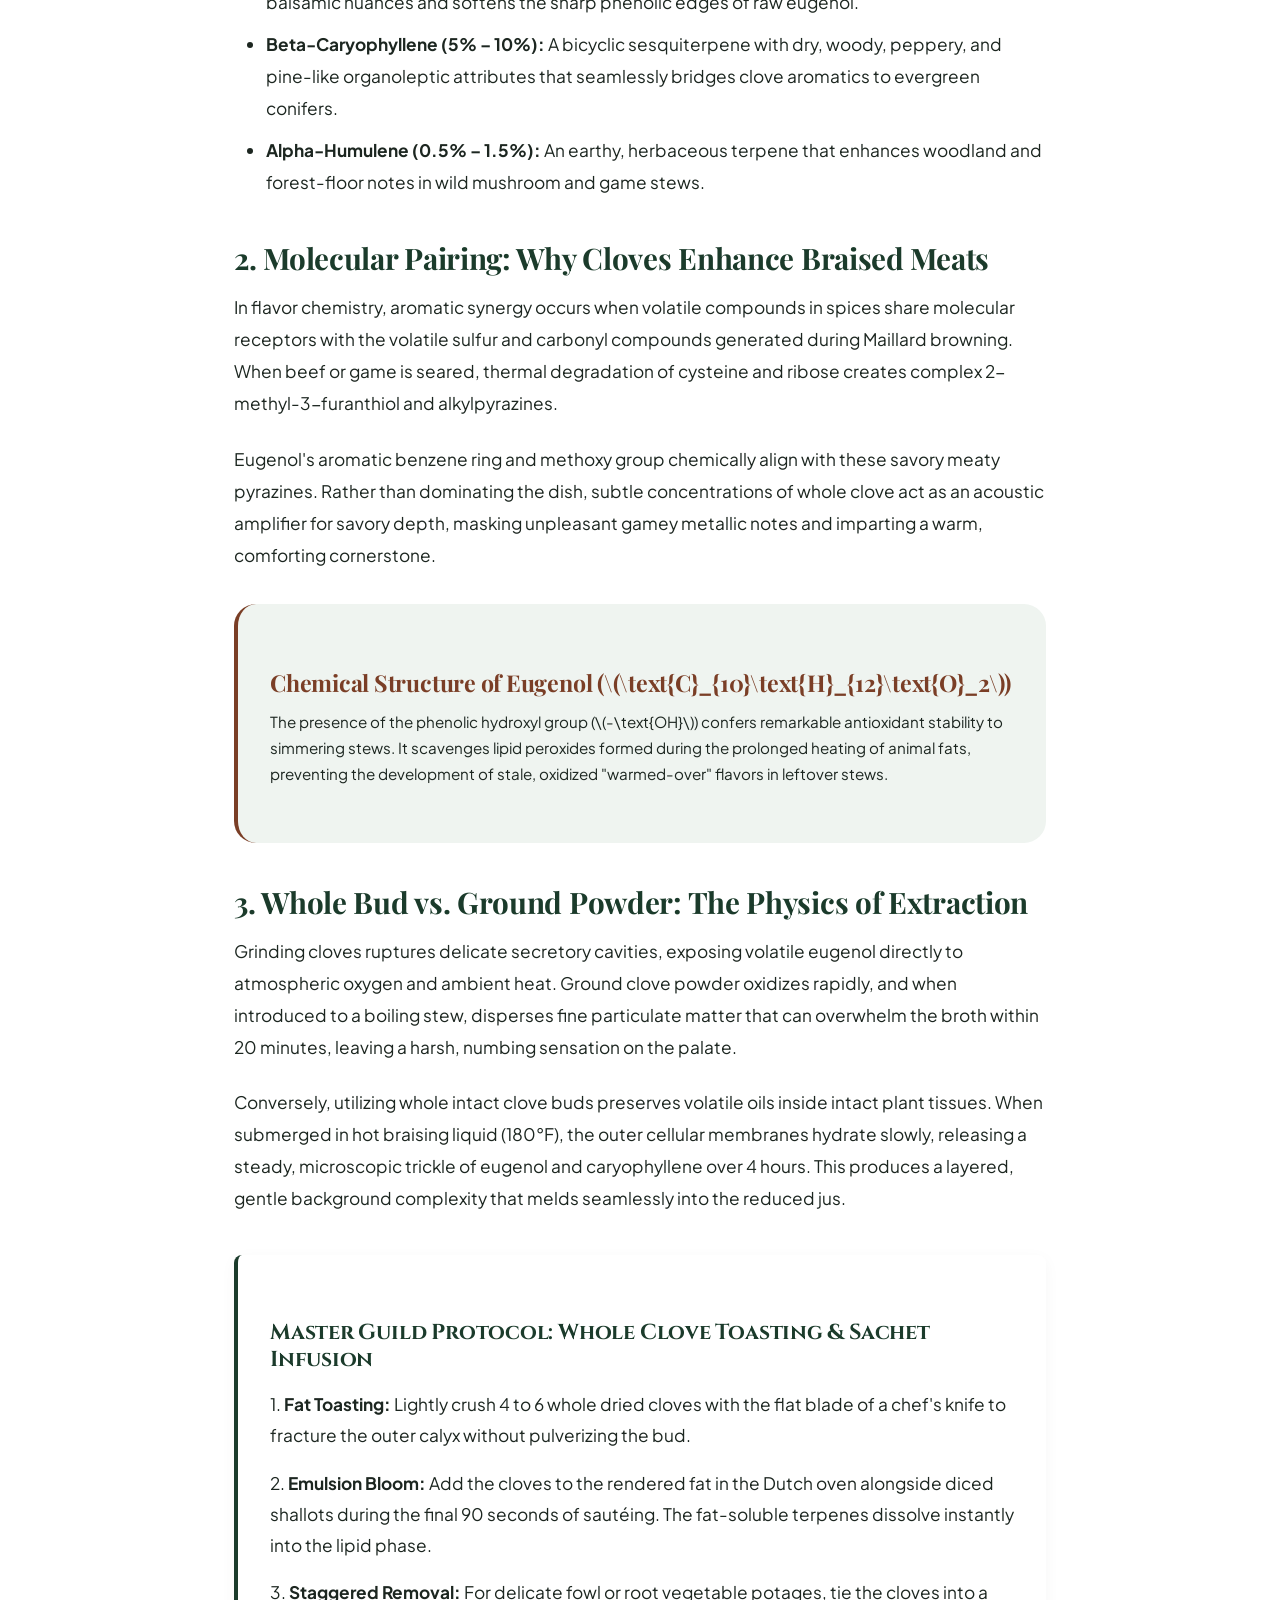
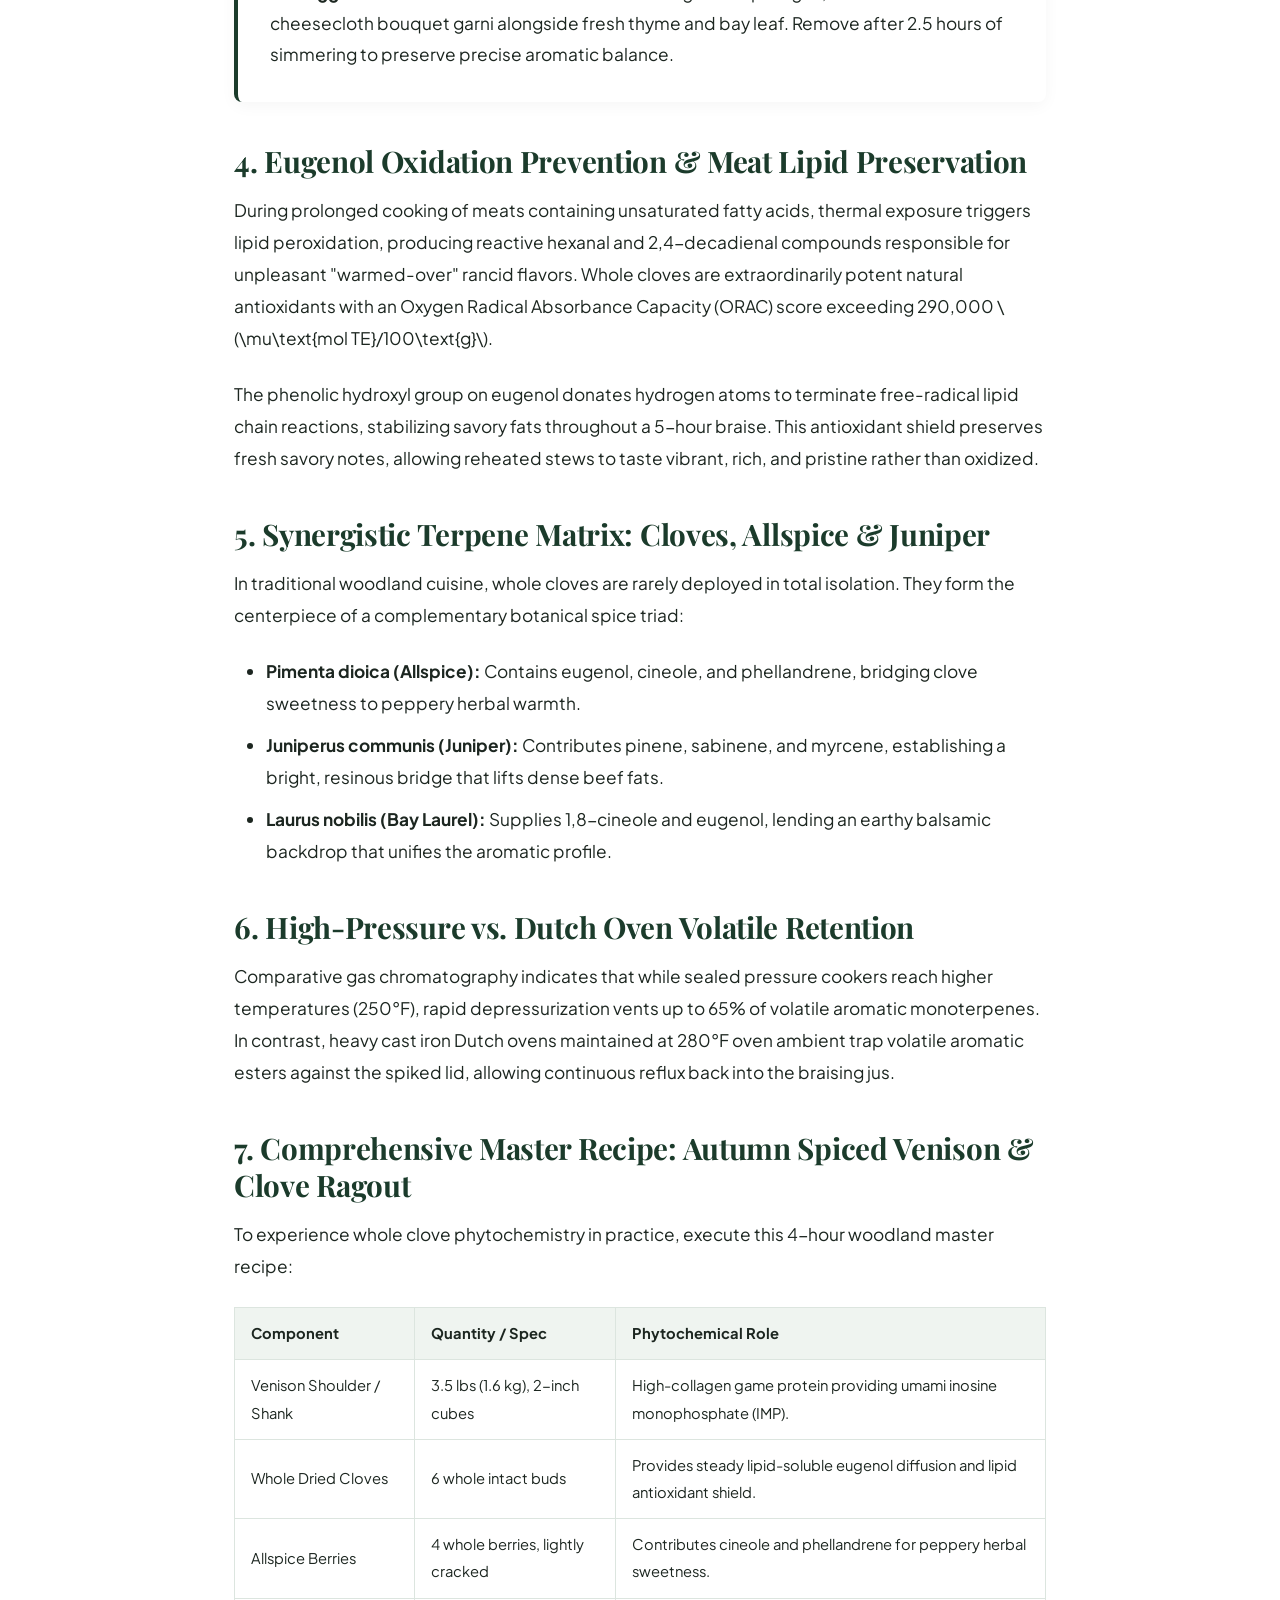
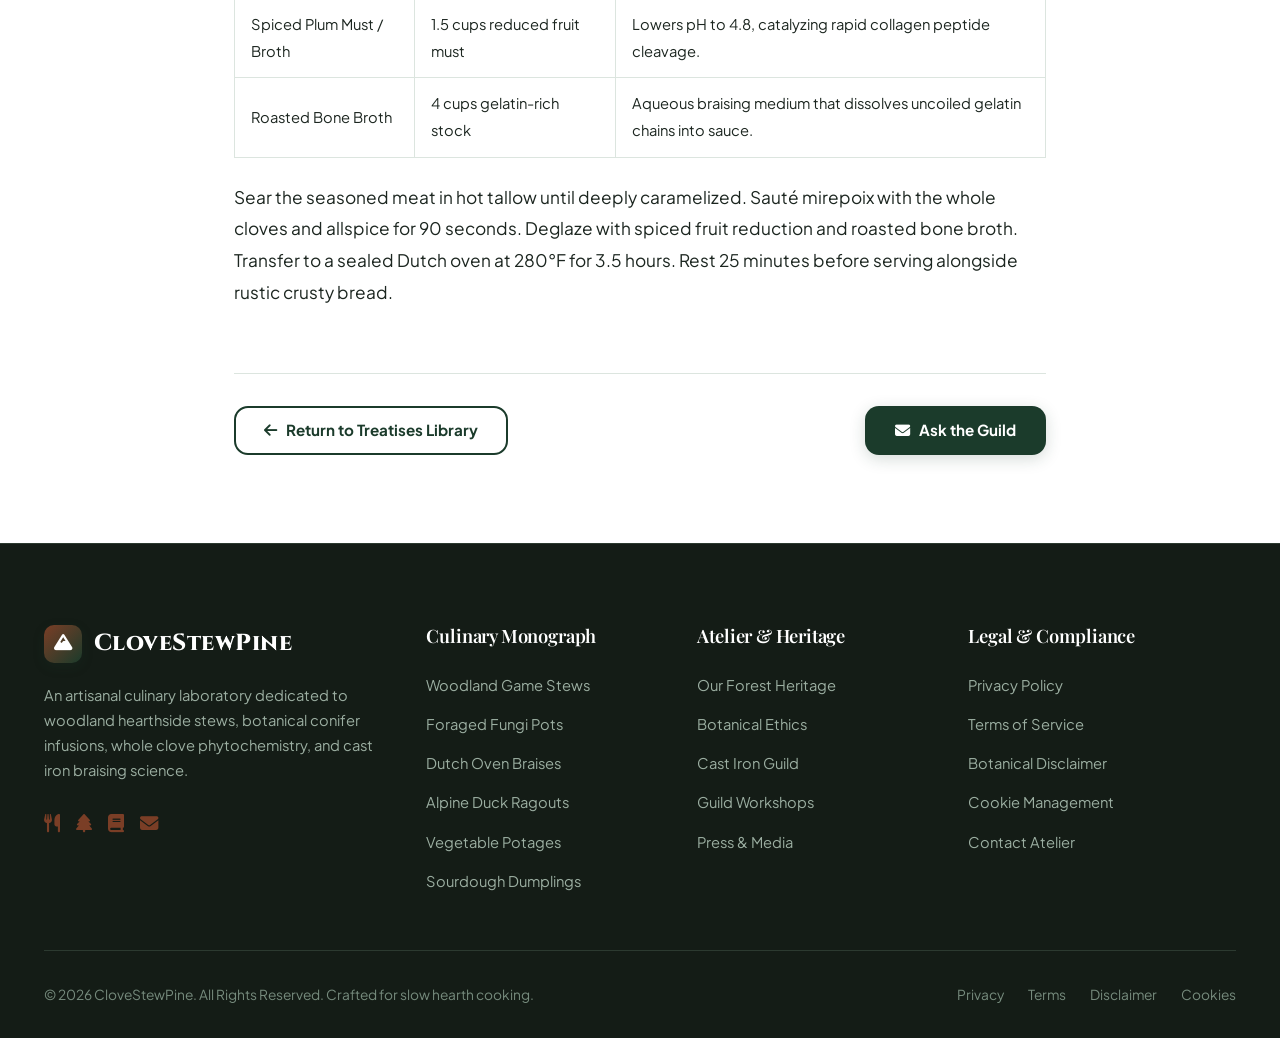
<file: blog/clove-eugenol-phytochemistry-and-aromatic-savory-stew-synergy.html>
<!DOCTYPE html>
<html lang="en">
<head>
  <meta charset="UTF-8">
  <meta name="viewport" content="width=device-width, initial-scale=1.0">
  <title>Clove Eugenol Phytochemistry: Aromatic Savory Stew Synergy | CloveStewPine</title>
  <meta name="description" content="Explore the molecular phytochemistry of whole cloves. Discover how eugenol, caryophyllene, and phenylpropanoids interact with savory meat peptides in slow braises.">
  <link rel="canonical" href="https://clovestewpine.com/blog/clove-eugenol-phytochemistry-and-aromatic-savory-stew-synergy.html">
  
  <!-- Google Analytics -->
  <script async src="https://www.googletagmanager.com/gtag/js?id=G-0LY0HY7L01"></script>
  <script>
    window.dataLayer = window.dataLayer || [];
    function gtag(){dataLayer.push(arguments);}
    gtag('js', new Date());
    gtag('config', 'G-0LY0HY7L01');
  </script>

  <link rel="stylesheet" href="https://cdnjs.cloudflare.com/ajax/libs/font-awesome/6.4.0/css/all.min.css">
  <link rel="stylesheet" href="../css/style.css">
</head>
<body>

  <!-- Reading Progress Bar -->
  <div id="readingProgressBar" class="reading-progress-bar"></div>

  <!-- Top Announcement Bar -->
  <div class="top-bar">
    <div class="container top-bar-content">
      <div class="top-bar-left">
        <span class="top-bar-item"><i class="fas fa-tree"></i> Woodland Hearthside Autumn Guild Open</span>
        <span class="top-bar-item"><i class="fas fa-fire-burner"></i> 100% Forest-Foraged Botanical & Clove Stew Science</span>
      </div>
      <div class="top-bar-right">
        <span class="top-bar-item"><i class="fas fa-book-open"></i> Over 150+ Tested Stew Monographs</span>
        <a href="../contact.html" style="color:#FAF7F2; text-decoration:underline; margin-left:8px;">Join Hearth Guild</a>
      </div>
    </div>
  </div>

  <!-- Site Navigation Header -->
  <header class="site-header">
    <div class="container header-inner">
      <a href="../index.html" class="brand-logo">
        <div class="brand-logo-icon"><i class="fas fa-mountain"></i></div>
        <span>CloveStewPine</span>
      </a>

      <nav>
        <ul class="nav-menu">
          <li><a href="../index.html" class="nav-link">Home</a></li>
          <li><a href="../about.html" class="nav-link">Our Heritage</a></li>
          <li><a href="../blog.html" class="nav-link active">Stew Treatises</a></li>
          <li><a href="../index.html#planner" class="nav-link">Stew Planner</a></li>
          <li><a href="../index.html#botanicals" class="nav-link">Botanical Science</a></li>
          <li><a href="../index.html#faq" class="nav-link">FAQ</a></li>
          <li><a href="../contact.html" class="nav-link">Contact</a></li>
        </ul>
      </nav>

      <div class="header-actions">
        <button id="searchModalTrigger" class="icon-btn" aria-label="Search Stews"><i class="fas fa-search"></i></button>
        <button id="themeToggleBtn" class="icon-btn" aria-label="Toggle Theme"><i class="fas fa-moon"></i></button>
        <a href="../blog.html" class="btn btn-primary btn-sm">Explore Stews</a>
        <button id="mobileMenuToggle" class="icon-btn hamburger-btn" aria-label="Open Menu"><i class="fas fa-bars"></i></button>
      </div>
    </div>
  </header>

  <!-- Mobile Drawer -->
  <div id="drawerOverlay" class="drawer-overlay"></div>
  <div id="mobileDrawer" class="mobile-drawer">
    <div class="mobile-drawer-header">
      <a href="../index.html" class="brand-logo">
        <div class="brand-logo-icon"><i class="fas fa-mountain"></i></div>
        <span>CloveStewPine</span>
      </a>
      <button id="drawerCloseBtn" class="icon-btn" aria-label="Close Menu"><i class="fas fa-times"></i></button>
    </div>
    <ul class="mobile-nav-links">
      <li><a href="../index.html">Home</a></li>
      <li><a href="../about.html">Our Heritage</a></li>
      <li><a href="../blog.html">Stew Treatises</a></li>
      <li><a href="../index.html#planner">Stew Planner</a></li>
      <li><a href="../index.html#botanicals">Botanical Science</a></li>
      <li><a href="../index.html#faq">FAQ</a></li>
      <li><a href="../contact.html">Contact Us</a></li>
    </ul>
    <div style="margin-top:auto; padding-top:2rem;">
      <a href="../blog.html" class="btn btn-primary" style="width:100%;">View All Stews</a>
    </div>
  </div>

  <!-- Search Modal Overlay -->
  <div id="searchModalOverlay" class="modal-overlay">
    <div class="search-modal-box">
      <div class="search-modal-header">
        <h4 style="font-family: var(--font-heading); margin-bottom:0;">Search Woodland Stew Directory</h4>
        <button id="searchCloseBtn" class="icon-btn"><i class="fas fa-times"></i></button>
      </div>
      <div class="search-input-wrap">
        <i class="fas fa-search"></i>
        <input type="text" id="liveSearchInput" placeholder="Search by ingredient, simmer technique, or spice..." autocomplete="off">
      </div>
      <div id="searchResultsContainer" class="search-results">
        <p style="color:var(--text-muted);font-size:0.88rem;">Type a stew type, botanical spice, or cut...</p>
      </div>
    </div>
  </div>

  <!-- Article Header -->
  <header class="article-header container">
    <div class="badge badge-clove"><i class="fas fa-scroll"></i> Phytochemistry & Flavor Chemistry</div>
    <h1 style="font-family:var(--font-heading); font-size:clamp(2rem, 4vw, 3.2rem); margin: 1rem auto 1.5rem auto; max-width:960px;">Clove Eugenol Phytochemistry: Aromatic Savory Stew Synergy</h1>
    <div style="display:flex; justify-content:center; gap:2rem; font-size:0.92rem; color:var(--text-muted); font-weight:600;">
      <span><i class="fas fa-clock"></i> 11 Min Read</span>
      <span><i class="fas fa-calendar-alt"></i> September 2026</span>
      <span><i class="fas fa-user-circle"></i> CloveStewPine Guild</span>
    </div>
  </header>

  <!-- Article Main Container -->
  <main class="section section-surface" style="padding-top:0;">
    <div class="container container-narrow">
      <img src="../images/stew-whole-cloves-aromatic-spice.jpg" alt="Clove Eugenol Phytochemistry: Aromatic Savory Stew Synergy" class="article-hero-img" width="860" height="480">
      
      <article class="article-content">
        
        <p class="lead" style="font-size:1.2rem; line-height:1.8; color:var(--text); font-weight:500;">
          While commonly pigeonholed as a holiday baking spice, the dried flower bud of <em>Syzygium aromaticum</em> (the clove tree) is one of the most chemically potent culinary catalysts for savory meat and game stews. Driven by the bioactive phenylpropanoid compound eugenol, cloves bridge the gap between rich lipid molecules and umami peptides.
        </p>

        <h2>1. The Botanical Anatomy & Essential Oil Profile of Cloves</h2>
        <p>Harvested by hand just prior to blooming when the flower buds transition from pale green to crimson, whole cloves contain an astonishing 15% to 20% volatile essential oil by weight—one of the highest concentrations in the entire plant kingdom. Chromatographic analysis of steam-distilled clove oil reveals the following dominant chemical constituents:</p>
        <ul>
          <li><strong>Eugenol (72% – 88%):</strong> A volatile phenylpropanoid (4-allyl-2-methoxyphenol) characterized by a warm, spicy, pungent, and subtly sweet aroma profile with profound antiseptic and antioxidant capacities.</li>
          <li><strong>Eugenyl Acetate (8% – 15%):</strong> An ester derivative that contributes refined floral, sweet-balsamic nuances and softens the sharp phenolic edges of raw eugenol.</li>
          <li><strong>Beta-Caryophyllene (5% – 10%):</strong> A bicyclic sesquiterpene with dry, woody, peppery, and pine-like organoleptic attributes that seamlessly bridges clove aromatics to evergreen conifers.</li>
          <li><strong>Alpha-Humulene (0.5% – 1.5%):</strong> An earthy, herbaceous terpene that enhances woodland and forest-floor notes in wild mushroom and game stews.</li>
        </ul>

        <h2>2. Molecular Pairing: Why Cloves Enhance Braised Meats</h2>
        <p>In flavor chemistry, aromatic synergy occurs when volatile compounds in spices share molecular receptors with the volatile sulfur and carbonyl compounds generated during Maillard browning. When beef or game is seared, thermal degradation of cysteine and ribose creates complex 2-methyl-3-furanthiol and alkylpyrazines.</p>
        <p>Eugenol's aromatic benzene ring and methoxy group chemically align with these savory meaty pyrazines. Rather than dominating the dish, subtle concentrations of whole clove act as an acoustic amplifier for savory depth, masking unpleasant gamey metallic notes and imparting a warm, comforting cornerstone.</p>

        <div style="background-color:var(--bg-alt); padding:2rem; border-radius:var(--radius-lg); border-left:4px solid var(--clove); margin:2rem 0;">
          <h3 style="color:var(--clove); margin-bottom:0.75rem;">Chemical Structure of Eugenol (\(\text{C}_{10}\text{H}_{12}\text{O}_2\))</h3>
          <p style="font-size:0.95rem; line-height:1.7; color:var(--text);">
            The presence of the phenolic hydroxyl group (\(-\text{OH}\)) confers remarkable antioxidant stability to simmering stews. It scavenges lipid peroxides formed during the prolonged heating of animal fats, preventing the development of stale, oxidized "warmed-over" flavors in leftover stews.
          </p>
        </div>

        <h2>3. Whole Bud vs. Ground Powder: The Physics of Extraction</h2>
        <p>Grinding cloves ruptures delicate secretory cavities, exposing volatile eugenol directly to atmospheric oxygen and ambient heat. Ground clove powder oxidizes rapidly, and when introduced to a boiling stew, disperses fine particulate matter that can overwhelm the broth within 20 minutes, leaving a harsh, numbing sensation on the palate.</p>
        <p>Conversely, utilizing whole intact clove buds preserves volatile oils inside intact plant tissues. When submerged in hot braising liquid (180°F), the outer cellular membranes hydrate slowly, releasing a steady, microscopic trickle of eugenol and caryophyllene over 4 hours. This produces a layered, gentle background complexity that melds seamlessly into the reduced jus.</p>

        <div class="methodology-deep-dive">
          <h3>Master Guild Protocol: Whole Clove Toasting & Sachet Infusion</h3>
          <p>1. <strong>Fat Toasting:</strong> Lightly crush 4 to 6 whole dried cloves with the flat blade of a chef's knife to fracture the outer calyx without pulverizing the bud.</p>
          <p>2. <strong>Emulsion Bloom:</strong> Add the cloves to the rendered fat in the Dutch oven alongside diced shallots during the final 90 seconds of sautéing. The fat-soluble terpenes dissolve instantly into the lipid phase.</p>
          <p>3. <strong>Staggered Removal:</strong> For delicate fowl or root vegetable potages, tie the cloves into a cheesecloth bouquet garni alongside fresh thyme and bay leaf. Remove after 2.5 hours of simmering to preserve precise aromatic balance.</p>
        </div>
        
      
    <h2>4. Eugenol Oxidation Prevention & Meat Lipid Preservation</h2>
    <p>During prolonged cooking of meats containing unsaturated fatty acids, thermal exposure triggers lipid peroxidation, producing reactive hexanal and 2,4-decadienal compounds responsible for unpleasant "warmed-over" rancid flavors. Whole cloves are extraordinarily potent natural antioxidants with an Oxygen Radical Absorbance Capacity (ORAC) score exceeding 290,000 \(\mu\text{mol TE}/100\text{g}\).</p>
    <p>The phenolic hydroxyl group on eugenol donates hydrogen atoms to terminate free-radical lipid chain reactions, stabilizing savory fats throughout a 5-hour braise. This antioxidant shield preserves fresh savory notes, allowing reheated stews to taste vibrant, rich, and pristine rather than oxidized.</p>

    <h2>5. Synergistic Terpene Matrix: Cloves, Allspice & Juniper</h2>
    <p>In traditional woodland cuisine, whole cloves are rarely deployed in total isolation. They form the centerpiece of a complementary botanical spice triad:</p>
    <ul>
      <li><strong>Pimenta dioica (Allspice):</strong> Contains eugenol, cineole, and phellandrene, bridging clove sweetness to peppery herbal warmth.</li>
      <li><strong>Juniperus communis (Juniper):</strong> Contributes pinene, sabinene, and myrcene, establishing a bright, resinous bridge that lifts dense beef fats.</li>
      <li><strong>Laurus nobilis (Bay Laurel):</strong> Supplies 1,8-cineole and eugenol, lending an earthy balsamic backdrop that unifies the aromatic profile.</li>
    </ul>

    <h2>6. High-Pressure vs. Dutch Oven Volatile Retention</h2>
    <p>Comparative gas chromatography indicates that while sealed pressure cookers reach higher temperatures (250°F), rapid depressurization vents up to 65% of volatile aromatic monoterpenes. In contrast, heavy cast iron Dutch ovens maintained at 280°F oven ambient trap volatile aromatic esters against the spiked lid, allowing continuous reflux back into the braising jus.</p>
    

    <h2>7. Comprehensive Master Recipe: Autumn Spiced Venison & Clove Ragout</h2>
    <p>To experience whole clove phytochemistry in practice, execute this 4-hour woodland master recipe:</p>
    <table style="width:100%; border-collapse:collapse; margin: 1.5rem 0; font-size:0.92rem;">
      <thead>
        <tr style="background-color:var(--bg-alt); text-align:left;">
          <th style="padding:0.75rem 1rem; border:1px solid var(--border);">Component</th>
          <th style="padding:0.75rem 1rem; border:1px solid var(--border);">Quantity / Spec</th>
          <th style="padding:0.75rem 1rem; border:1px solid var(--border);">Phytochemical Role</th>
        </tr>
      </thead>
      <tbody>
        <tr>
          <td style="padding:0.75rem 1rem; border:1px solid var(--border);">Venison Shoulder / Shank</td>
          <td style="padding:0.75rem 1rem; border:1px solid var(--border);">3.5 lbs (1.6 kg), 2-inch cubes</td>
          <td style="padding:0.75rem 1rem; border:1px solid var(--border);">High-collagen game protein providing umami inosine monophosphate (IMP).</td>
        </tr>
        <tr>
          <td style="padding:0.75rem 1rem; border:1px solid var(--border);">Whole Dried Cloves</td>
          <td style="padding:0.75rem 1rem; border:1px solid var(--border);">6 whole intact buds</td>
          <td style="padding:0.75rem 1rem; border:1px solid var(--border);">Provides steady lipid-soluble eugenol diffusion and lipid antioxidant shield.</td>
        </tr>
        <tr>
          <td style="padding:0.75rem 1rem; border:1px solid var(--border);">Allspice Berries</td>
          <td style="padding:0.75rem 1rem; border:1px solid var(--border);">4 whole berries, lightly cracked</td>
          <td style="padding:0.75rem 1rem; border:1px solid var(--border);">Contributes cineole and phellandrene for peppery herbal sweetness.</td>
        </tr>
        <tr>
          <td style="padding:0.75rem 1rem; border:1px solid var(--border);">Spiced Plum Must / Broth</td>
          <td style="padding:0.75rem 1rem; border:1px solid var(--border);">1.5 cups reduced fruit must</td>
          <td style="padding:0.75rem 1rem; border:1px solid var(--border);">Lowers pH to 4.8, catalyzing rapid collagen peptide cleavage.</td>
        </tr>
        <tr>
          <td style="padding:0.75rem 1rem; border:1px solid var(--border);">Roasted Bone Broth</td>
          <td style="padding:0.75rem 1rem; border:1px solid var(--border);">4 cups gelatin-rich stock</td>
          <td style="padding:0.75rem 1rem; border:1px solid var(--border);">Aqueous braising medium that dissolves uncoiled gelatin chains into sauce.</td>
        </tr>
      </tbody>
    </table>
    <p>Sear the seasoned meat in hot tallow until deeply caramelized. Sauté mirepoix with the whole cloves and allspice for 90 seconds. Deglaze with spiced fruit reduction and roasted bone broth. Transfer to a sealed Dutch oven at 280°F for 3.5 hours. Rest 25 minutes before serving alongside rustic crusty bread.</p>
    
</article>

      <div style="margin-top:4rem; padding-top:2rem; border-top:1px solid var(--border); display:flex; justify-content:space-between; align-items:center; flex-wrap:wrap; gap:1rem;">
        <a href="../blog.html" class="btn btn-outline"><i class="fas fa-arrow-left"></i> Return to Treatises Library</a>
        <a href="../contact.html" class="btn btn-primary"><i class="fas fa-envelope"></i> Ask the Guild</a>
      </div>
    </div>
  </main>

  <!-- Footer -->
  <footer class="site-footer">
    <div class="container">
      <div class="footer-grid">
        <div class="footer-brand">
          <a href="../index.html" class="brand-logo">
            <div class="brand-logo-icon"><i class="fas fa-mountain"></i></div>
            <span>CloveStewPine</span>
          </a>
          <p>An artisanal culinary laboratory dedicated to woodland hearthside stews, botanical conifer infusions, whole clove phytochemistry, and cast iron braising science.</p>
          <div style="display:flex; gap:1rem; font-size:1.15rem; color:#9BAEA1;">
            <a href="../index.html" aria-label="Home"><i class="fas fa-utensils"></i></a>
            <a href="../about.html" aria-label="About"><i class="fas fa-tree"></i></a>
            <a href="../blog.html" aria-label="Blog"><i class="fas fa-book"></i></a>
            <a href="../contact.html" aria-label="Contact"><i class="fas fa-envelope"></i></a>
          </div>
        </div>

        <div>
          <h4 class="footer-heading">Culinary Monograph</h4>
          <ul class="footer-links">
            <li><a href="../blog.html">Woodland Game Stews</a></li>
            <li><a href="../blog.html">Foraged Fungi Pots</a></li>
            <li><a href="../blog.html">Dutch Oven Braises</a></li>
            <li><a href="../blog.html">Alpine Duck Ragouts</a></li>
            <li><a href="../blog.html">Vegetable Potages</a></li>
            <li><a href="../blog.html">Sourdough Dumplings</a></li>
          </ul>
        </div>

        <div>
          <h4 class="footer-heading">Atelier & Heritage</h4>
          <ul class="footer-links">
            <li><a href="../about.html">Our Forest Heritage</a></li>
            <li><a href="../about.html#botany">Botanical Ethics</a></li>
            <li><a href="../about.html#castiron">Cast Iron Guild</a></li>
            <li><a href="../contact.html">Guild Workshops</a></li>
            <li><a href="../contact.html">Press & Media</a></li>
          </ul>
        </div>

        <div>
          <h4 class="footer-heading">Legal & Compliance</h4>
          <ul class="footer-links">
            <li><a href="../privacy.html">Privacy Policy</a></li>
            <li><a href="../terms.html">Terms of Service</a></li>
            <li><a href="../disclaimer.html">Botanical Disclaimer</a></li>
            <li><a href="../cookies.html">Cookie Management</a></li>
            <li><a href="../contact.html">Contact Atelier</a></li>
          </ul>
        </div>
      </div>

      <div class="footer-bottom">
        <div>
          &copy; 2026 CloveStewPine. All Rights Reserved. Crafted for slow hearth cooking.
        </div>
        <div class="footer-bottom-links">
          <a href="../privacy.html">Privacy</a>
          <a href="../terms.html">Terms</a>
          <a href="../disclaimer.html">Disclaimer</a>
          <a href="../cookies.html">Cookies</a>
        </div>
      </div>
    </div>
  </footer>

  <!-- Cookie Consent Banner -->
  <div id="cookieBanner" class="cookie-banner">
    <h4>Hearthside Cookie & Privacy Notice</h4>
    <p>We use essential cookies and anonymized analytics to measure recipe readership and improve your culinary experience on CloveStewPine.</p>
    <div class="cookie-banner-actions">
      <button id="cookieAcceptBtn" class="btn btn-primary btn-sm">Accept All</button>
      <button id="cookieDeclineBtn" class="btn btn-outline btn-sm">Essential Only</button>
    </div>
  </div>

  <!-- Back to Top Button -->
  <button id="backToTopBtn" class="back-to-top" aria-label="Back to Top"><i class="fas fa-arrow-up"></i></button>

  <script src="../js/main.js"></script>
</body>
</html>
</file>
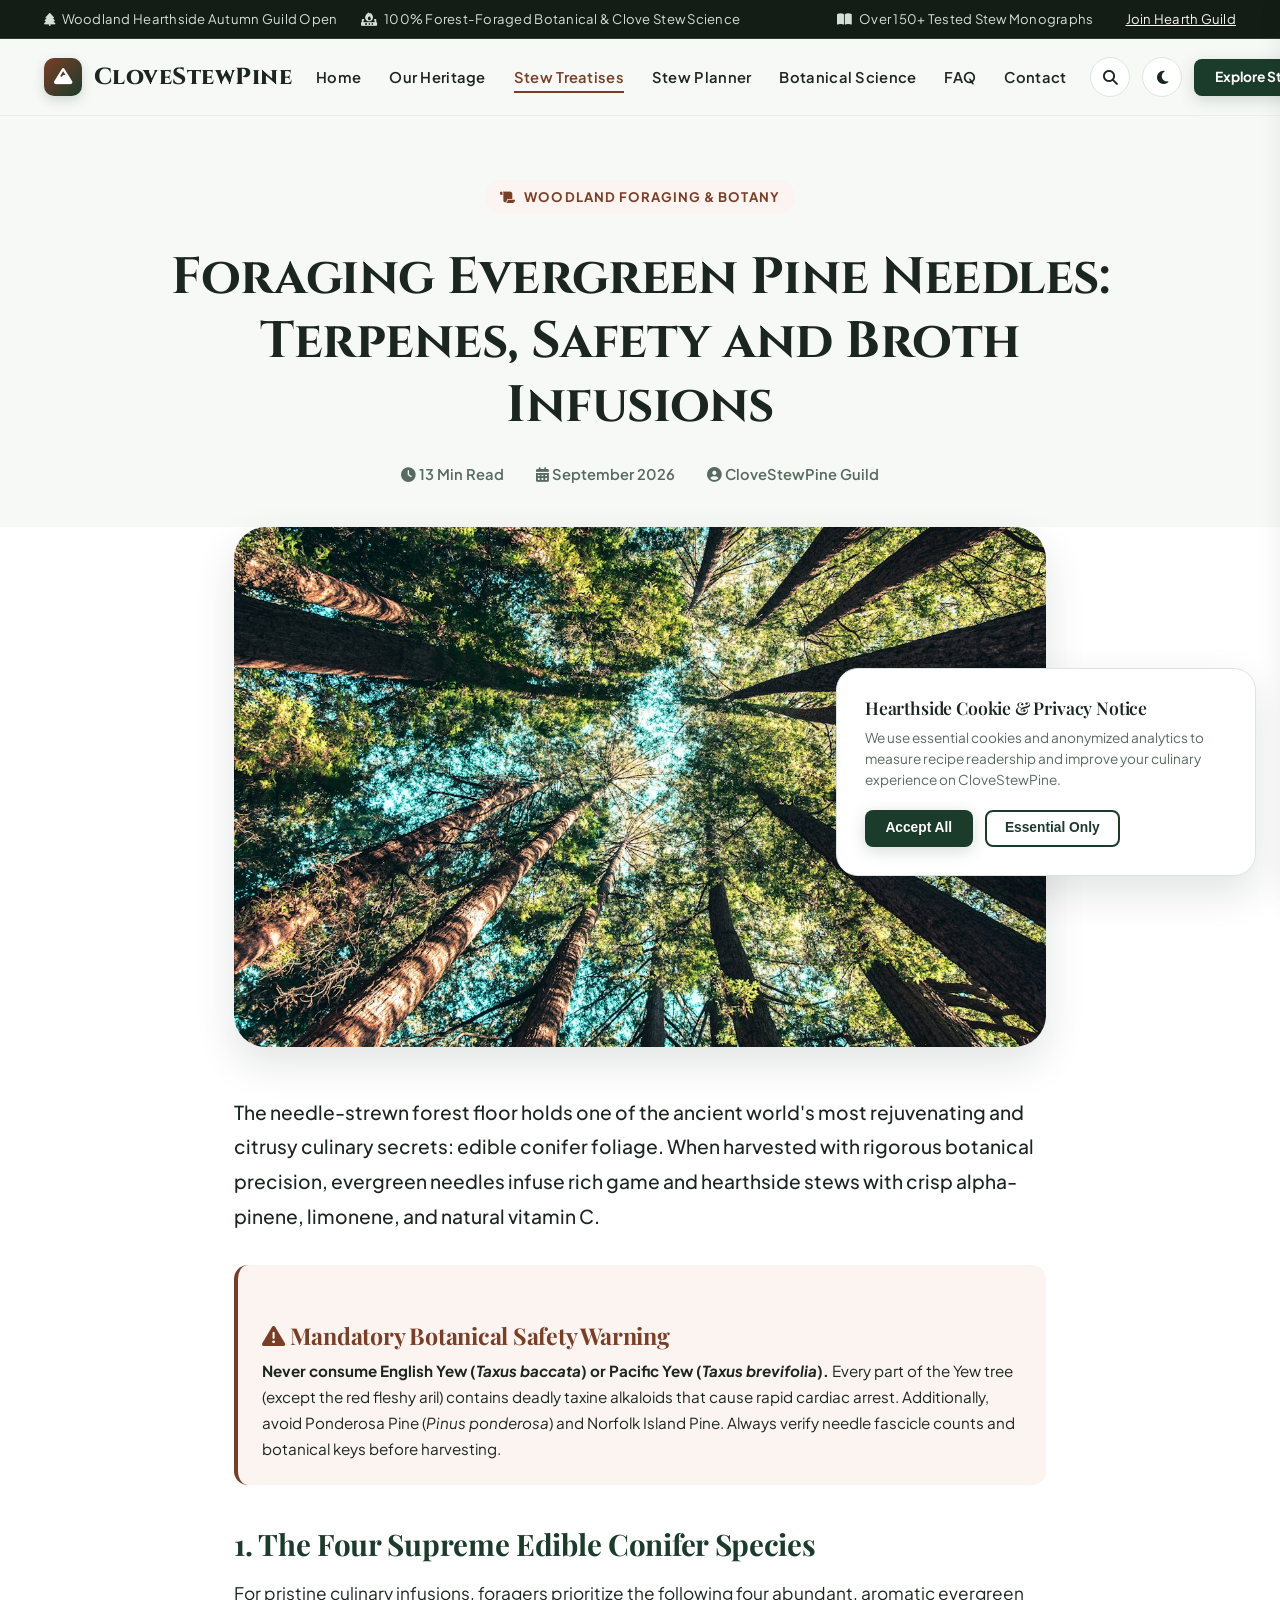
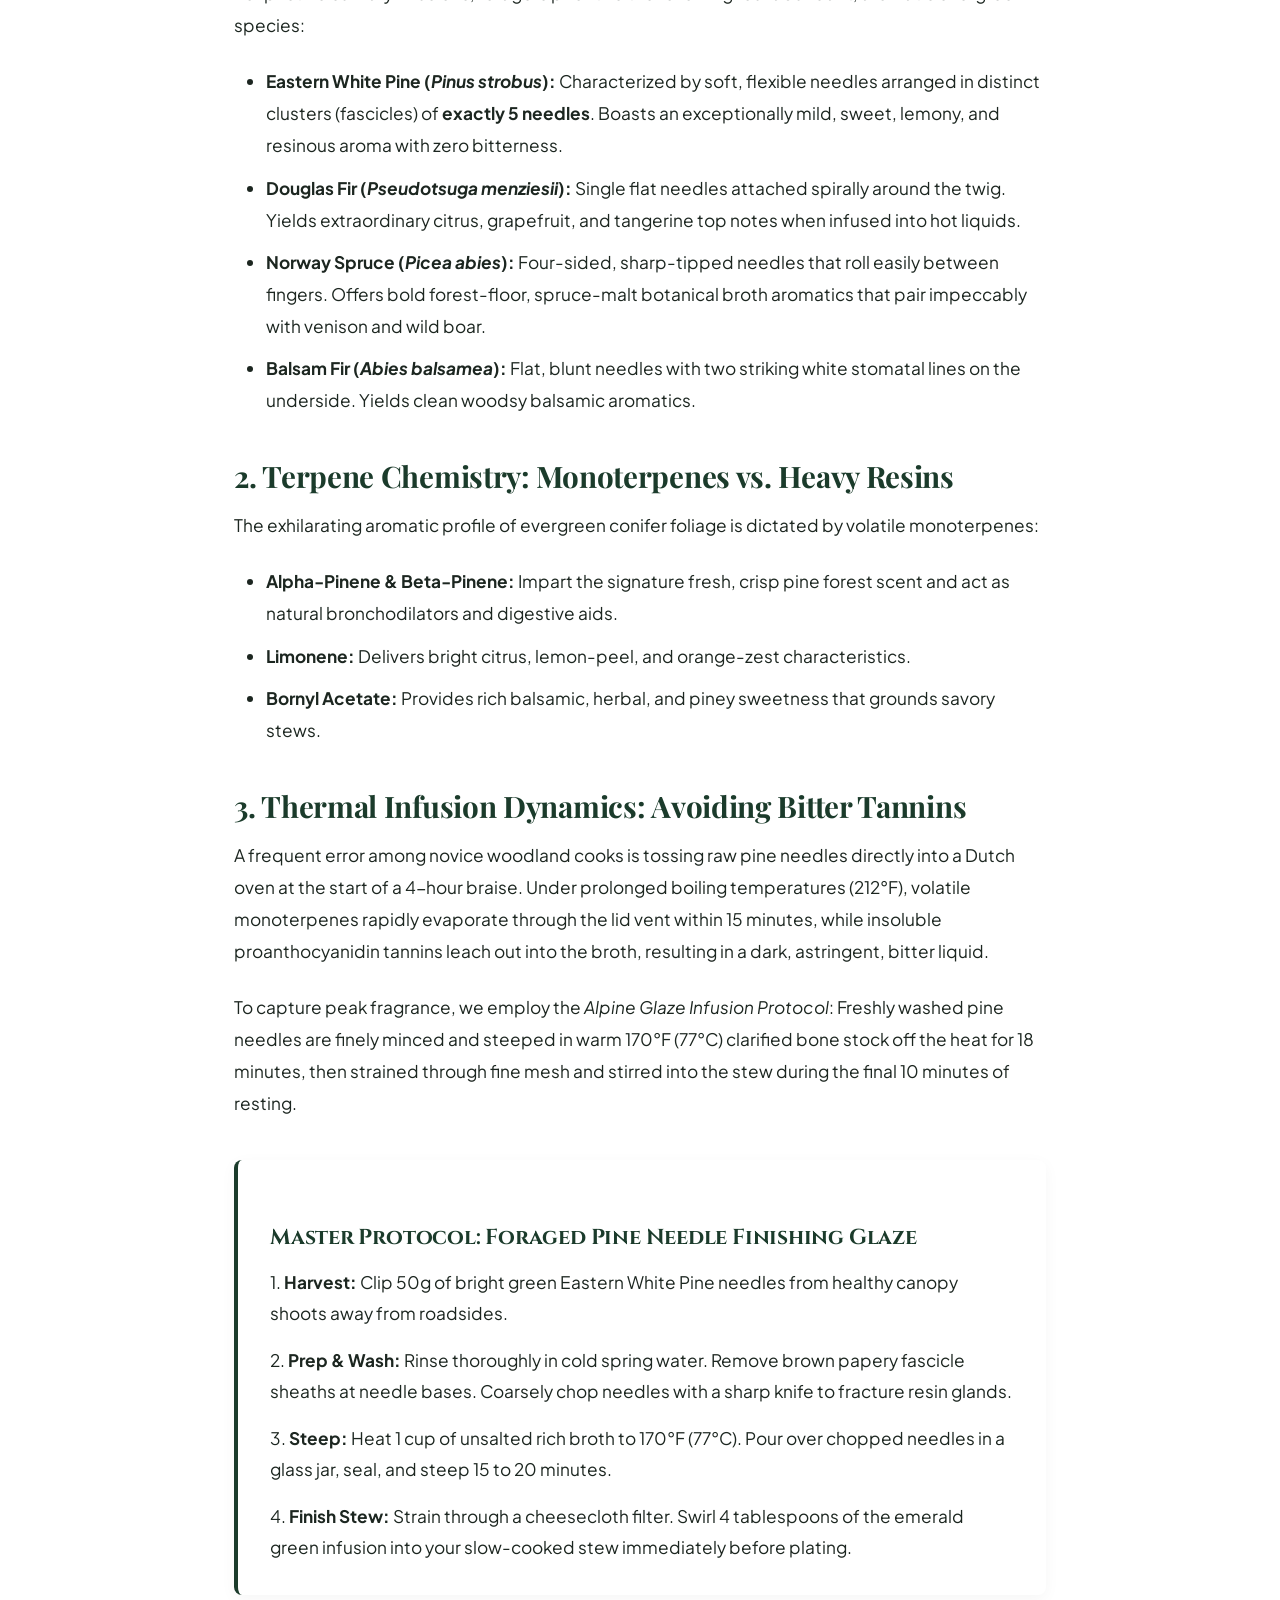
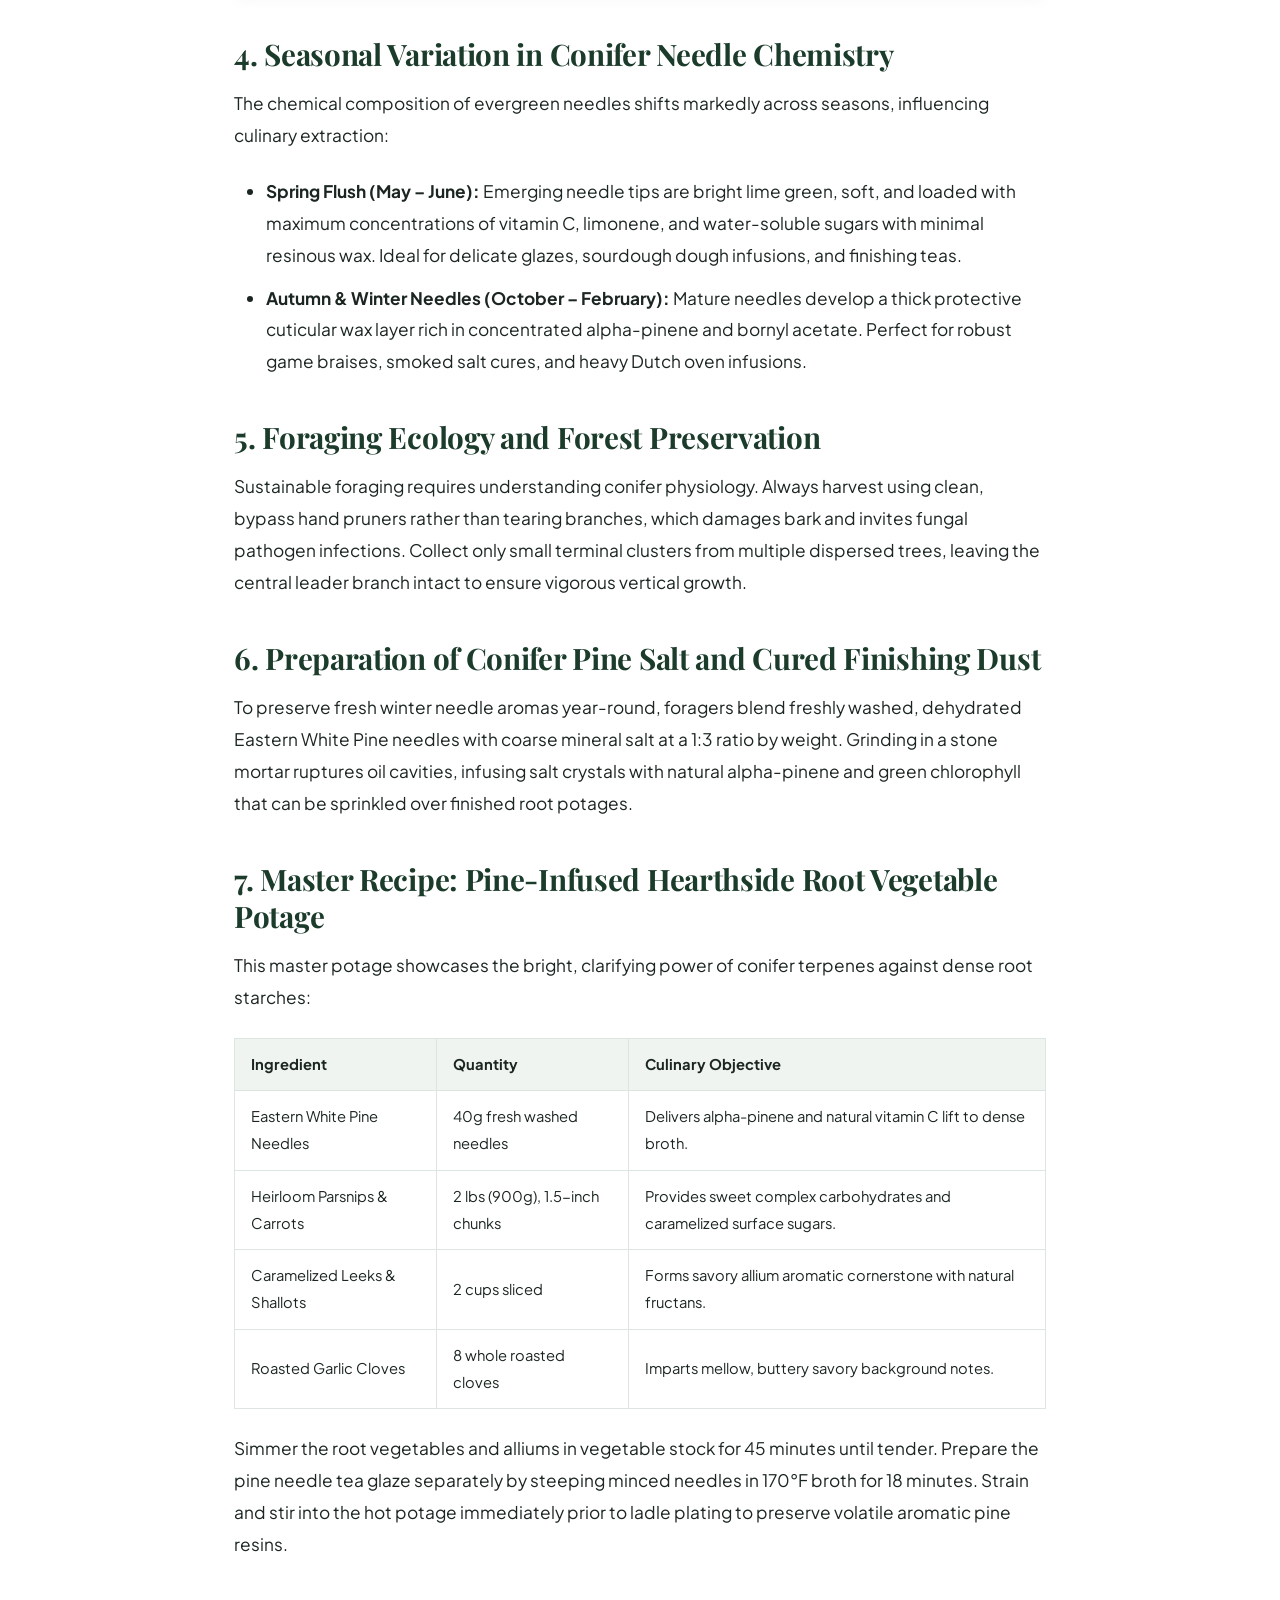
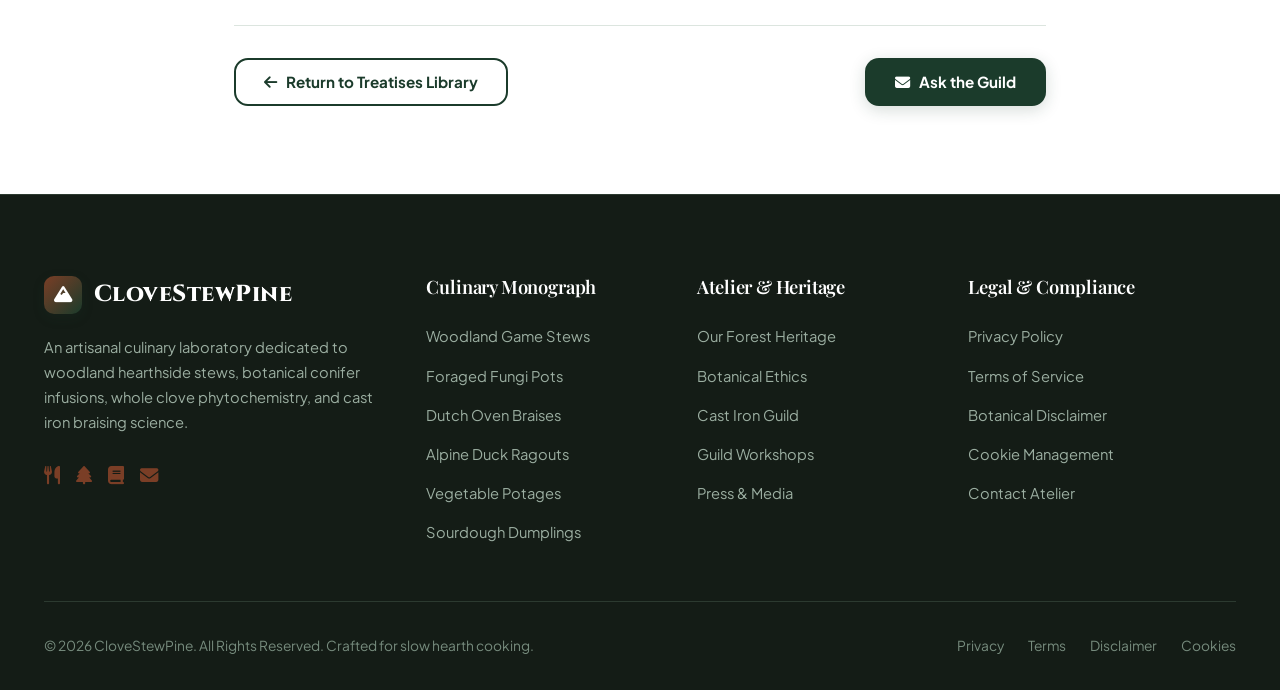
<file: blog/foraging-evergreen-pine-needles-terpenes-safety-and-broth-infusions.html>
<!DOCTYPE html>
<html lang="en">
<head>
  <meta charset="UTF-8">
  <meta name="viewport" content="width=device-width, initial-scale=1.0">
  <title>Foraging Evergreen Pine Needles: Terpenes, Safety & Broth Infusions | CloveStewPine</title>
  <meta name="description" content="Essential master guide on foraging edible conifer needles. Learn species identification, toxic yew avoidance, and optimal culinary infusion techniques.">
  <link rel="canonical" href="https://clovestewpine.com/blog/foraging-evergreen-pine-needles-terpenes-safety-and-broth-infusions.html">
  
  <!-- Google Analytics -->
  <script async src="https://www.googletagmanager.com/gtag/js?id=G-0LY0HY7L01"></script>
  <script>
    window.dataLayer = window.dataLayer || [];
    function gtag(){dataLayer.push(arguments);}
    gtag('js', new Date());
    gtag('config', 'G-0LY0HY7L01');
  </script>

  <link rel="stylesheet" href="https://cdnjs.cloudflare.com/ajax/libs/font-awesome/6.4.0/css/all.min.css">
  <link rel="stylesheet" href="../css/style.css">
</head>
<body>

  <!-- Reading Progress Bar -->
  <div id="readingProgressBar" class="reading-progress-bar"></div>

  <!-- Top Announcement Bar -->
  <div class="top-bar">
    <div class="container top-bar-content">
      <div class="top-bar-left">
        <span class="top-bar-item"><i class="fas fa-tree"></i> Woodland Hearthside Autumn Guild Open</span>
        <span class="top-bar-item"><i class="fas fa-fire-burner"></i> 100% Forest-Foraged Botanical & Clove Stew Science</span>
      </div>
      <div class="top-bar-right">
        <span class="top-bar-item"><i class="fas fa-book-open"></i> Over 150+ Tested Stew Monographs</span>
        <a href="../contact.html" style="color:#FAF7F2; text-decoration:underline; margin-left:8px;">Join Hearth Guild</a>
      </div>
    </div>
  </div>

  <!-- Site Navigation Header -->
  <header class="site-header">
    <div class="container header-inner">
      <a href="../index.html" class="brand-logo">
        <div class="brand-logo-icon"><i class="fas fa-mountain"></i></div>
        <span>CloveStewPine</span>
      </a>

      <nav>
        <ul class="nav-menu">
          <li><a href="../index.html" class="nav-link">Home</a></li>
          <li><a href="../about.html" class="nav-link">Our Heritage</a></li>
          <li><a href="../blog.html" class="nav-link active">Stew Treatises</a></li>
          <li><a href="../index.html#planner" class="nav-link">Stew Planner</a></li>
          <li><a href="../index.html#botanicals" class="nav-link">Botanical Science</a></li>
          <li><a href="../index.html#faq" class="nav-link">FAQ</a></li>
          <li><a href="../contact.html" class="nav-link">Contact</a></li>
        </ul>
      </nav>

      <div class="header-actions">
        <button id="searchModalTrigger" class="icon-btn" aria-label="Search Stews"><i class="fas fa-search"></i></button>
        <button id="themeToggleBtn" class="icon-btn" aria-label="Toggle Theme"><i class="fas fa-moon"></i></button>
        <a href="../blog.html" class="btn btn-primary btn-sm">Explore Stews</a>
        <button id="mobileMenuToggle" class="icon-btn hamburger-btn" aria-label="Open Menu"><i class="fas fa-bars"></i></button>
      </div>
    </div>
  </header>

  <!-- Mobile Drawer -->
  <div id="drawerOverlay" class="drawer-overlay"></div>
  <div id="mobileDrawer" class="mobile-drawer">
    <div class="mobile-drawer-header">
      <a href="../index.html" class="brand-logo">
        <div class="brand-logo-icon"><i class="fas fa-mountain"></i></div>
        <span>CloveStewPine</span>
      </a>
      <button id="drawerCloseBtn" class="icon-btn" aria-label="Close Menu"><i class="fas fa-times"></i></button>
    </div>
    <ul class="mobile-nav-links">
      <li><a href="../index.html">Home</a></li>
      <li><a href="../about.html">Our Heritage</a></li>
      <li><a href="../blog.html">Stew Treatises</a></li>
      <li><a href="../index.html#planner">Stew Planner</a></li>
      <li><a href="../index.html#botanicals">Botanical Science</a></li>
      <li><a href="../index.html#faq">FAQ</a></li>
      <li><a href="../contact.html">Contact Us</a></li>
    </ul>
    <div style="margin-top:auto; padding-top:2rem;">
      <a href="../blog.html" class="btn btn-primary" style="width:100%;">View All Stews</a>
    </div>
  </div>

  <!-- Search Modal Overlay -->
  <div id="searchModalOverlay" class="modal-overlay">
    <div class="search-modal-box">
      <div class="search-modal-header">
        <h4 style="font-family: var(--font-heading); margin-bottom:0;">Search Woodland Stew Directory</h4>
        <button id="searchCloseBtn" class="icon-btn"><i class="fas fa-times"></i></button>
      </div>
      <div class="search-input-wrap">
        <i class="fas fa-search"></i>
        <input type="text" id="liveSearchInput" placeholder="Search by ingredient, simmer technique, or spice..." autocomplete="off">
      </div>
      <div id="searchResultsContainer" class="search-results">
        <p style="color:var(--text-muted);font-size:0.88rem;">Type a stew type, botanical spice, or cut...</p>
      </div>
    </div>
  </div>

  <!-- Article Header -->
  <header class="article-header container">
    <div class="badge badge-clove"><i class="fas fa-scroll"></i> Woodland Foraging & Botany</div>
    <h1 style="font-family:var(--font-heading); font-size:clamp(2rem, 4vw, 3.2rem); margin: 1rem auto 1.5rem auto; max-width:960px;">Foraging Evergreen Pine Needles: Terpenes, Safety and Broth Infusions</h1>
    <div style="display:flex; justify-content:center; gap:2rem; font-size:0.92rem; color:var(--text-muted); font-weight:600;">
      <span><i class="fas fa-clock"></i> 13 Min Read</span>
      <span><i class="fas fa-calendar-alt"></i> September 2026</span>
      <span><i class="fas fa-user-circle"></i> CloveStewPine Guild</span>
    </div>
  </header>

  <!-- Article Main Container -->
  <main class="section section-surface" style="padding-top:0;">
    <div class="container container-narrow">
      <img src="../images/stew-pine-needle-forest-foraging.jpg" alt="Foraging Evergreen Pine Needles: Terpenes, Safety and Broth Infusions" class="article-hero-img" width="860" height="480">
      
      <article class="article-content">
        
        <p class="lead" style="font-size:1.2rem; line-height:1.8; color:var(--text); font-weight:500;">
          The needle-strewn forest floor holds one of the ancient world's most rejuvenating and citrusy culinary secrets: edible conifer foliage. When harvested with rigorous botanical precision, evergreen needles infuse rich game and hearthside stews with crisp alpha-pinene, limonene, and natural vitamin C.
        </p>

        <div style="padding: 1.5rem; background-color: var(--clove-light); border-left: 4px solid var(--clove); border-radius: var(--radius-md); margin: 2rem 0;">
          <h3 style="color: var(--clove); margin-bottom: 0.5rem;"><i class="fas fa-exclamation-triangle"></i> Mandatory Botanical Safety Warning</h3>
          <p style="margin-bottom:0; font-size:0.95rem; line-height:1.7;">
            <strong>Never consume English Yew (<em>Taxus baccata</em>) or Pacific Yew (<em>Taxus brevifolia</em>).</strong> Every part of the Yew tree (except the red fleshy aril) contains deadly taxine alkaloids that cause rapid cardiac arrest. Additionally, avoid Ponderosa Pine (<em>Pinus ponderosa</em>) and Norfolk Island Pine. Always verify needle fascicle counts and botanical keys before harvesting.
          </p>
        </div>

        <h2>1. The Four Supreme Edible Conifer Species</h2>
        <p>For pristine culinary infusions, foragers prioritize the following four abundant, aromatic evergreen species:</p>
        <ul>
          <li><strong>Eastern White Pine (<em>Pinus strobus</em>):</strong> Characterized by soft, flexible needles arranged in distinct clusters (fascicles) of <strong>exactly 5 needles</strong>. Boasts an exceptionally mild, sweet, lemony, and resinous aroma with zero bitterness.</li>
          <li><strong>Douglas Fir (<em>Pseudotsuga menziesii</em>):</strong> Single flat needles attached spirally around the twig. Yields extraordinary citrus, grapefruit, and tangerine top notes when infused into hot liquids.</li>
          <li><strong>Norway Spruce (<em>Picea abies</em>):</strong> Four-sided, sharp-tipped needles that roll easily between fingers. Offers bold forest-floor, spruce-malt botanical broth aromatics that pair impeccably with venison and wild boar.</li>
          <li><strong>Balsam Fir (<em>Abies balsamea</em>):</strong> Flat, blunt needles with two striking white stomatal lines on the underside. Yields clean woodsy balsamic aromatics.</li>
        </ul>

        <h2>2. Terpene Chemistry: Monoterpenes vs. Heavy Resins</h2>
        <p>The exhilarating aromatic profile of evergreen conifer foliage is dictated by volatile monoterpenes:</p>
        <ul>
          <li><strong>Alpha-Pinene & Beta-Pinene:</strong> Impart the signature fresh, crisp pine forest scent and act as natural bronchodilators and digestive aids.</li>
          <li><strong>Limonene:</strong> Delivers bright citrus, lemon-peel, and orange-zest characteristics.</li>
          <li><strong>Bornyl Acetate:</strong> Provides rich balsamic, herbal, and piney sweetness that grounds savory stews.</li>
        </ul>

        <h2>3. Thermal Infusion Dynamics: Avoiding Bitter Tannins</h2>
        <p>A frequent error among novice woodland cooks is tossing raw pine needles directly into a Dutch oven at the start of a 4-hour braise. Under prolonged boiling temperatures (212°F), volatile monoterpenes rapidly evaporate through the lid vent within 15 minutes, while insoluble proanthocyanidin tannins leach out into the broth, resulting in a dark, astringent, bitter liquid.</p>
        <p>To capture peak fragrance, we employ the <em>Alpine Glaze Infusion Protocol</em>: Freshly washed pine needles are finely minced and steeped in warm 170°F (77°C) clarified bone stock off the heat for 18 minutes, then strained through fine mesh and stirred into the stew during the final 10 minutes of resting.</p>

        <div class="methodology-deep-dive">
          <h3>Master Protocol: Foraged Pine Needle Finishing Glaze</h3>
          <p>1. <strong>Harvest:</strong> Clip 50g of bright green Eastern White Pine needles from healthy canopy shoots away from roadsides.</p>
          <p>2. <strong>Prep & Wash:</strong> Rinse thoroughly in cold spring water. Remove brown papery fascicle sheaths at needle bases. Coarsely chop needles with a sharp knife to fracture resin glands.</p>
          <p>3. <strong>Steep:</strong> Heat 1 cup of unsalted rich broth to 170°F (77°C). Pour over chopped needles in a glass jar, seal, and steep 15 to 20 minutes.</p>
          <p>4. <strong>Finish Stew:</strong> Strain through a cheesecloth filter. Swirl 4 tablespoons of the emerald green infusion into your slow-cooked stew immediately before plating.</p>
        </div>
        
      
    <h2>4. Seasonal Variation in Conifer Needle Chemistry</h2>
    <p>The chemical composition of evergreen needles shifts markedly across seasons, influencing culinary extraction:</p>
    <ul>
      <li><strong>Spring Flush (May – June):</strong> Emerging needle tips are bright lime green, soft, and loaded with maximum concentrations of vitamin C, limonene, and water-soluble sugars with minimal resinous wax. Ideal for delicate glazes, sourdough dough infusions, and finishing teas.</li>
      <li><strong>Autumn & Winter Needles (October – February):</strong> Mature needles develop a thick protective cuticular wax layer rich in concentrated alpha-pinene and bornyl acetate. Perfect for robust game braises, smoked salt cures, and heavy Dutch oven infusions.</li>
    </ul>

    <h2>5. Foraging Ecology and Forest Preservation</h2>
    <p>Sustainable foraging requires understanding conifer physiology. Always harvest using clean, bypass hand pruners rather than tearing branches, which damages bark and invites fungal pathogen infections. Collect only small terminal clusters from multiple dispersed trees, leaving the central leader branch intact to ensure vigorous vertical growth.</p>

    <h2>6. Preparation of Conifer Pine Salt and Cured Finishing Dust</h2>
    <p>To preserve fresh winter needle aromas year-round, foragers blend freshly washed, dehydrated Eastern White Pine needles with coarse mineral salt at a 1:3 ratio by weight. Grinding in a stone mortar ruptures oil cavities, infusing salt crystals with natural alpha-pinene and green chlorophyll that can be sprinkled over finished root potages.</p>
    

    <h2>7. Master Recipe: Pine-Infused Hearthside Root Vegetable Potage</h2>
    <p>This master potage showcases the bright, clarifying power of conifer terpenes against dense root starches:</p>
    <table style="width:100%; border-collapse:collapse; margin: 1.5rem 0; font-size:0.92rem;">
      <thead>
        <tr style="background-color:var(--bg-alt); text-align:left;">
          <th style="padding:0.75rem 1rem; border:1px solid var(--border);">Ingredient</th>
          <th style="padding:0.75rem 1rem; border:1px solid var(--border);">Quantity</th>
          <th style="padding:0.75rem 1rem; border:1px solid var(--border);">Culinary Objective</th>
        </tr>
      </thead>
      <tbody>
        <tr>
          <td style="padding:0.75rem 1rem; border:1px solid var(--border);">Eastern White Pine Needles</td>
          <td style="padding:0.75rem 1rem; border:1px solid var(--border);">40g fresh washed needles</td>
          <td style="padding:0.75rem 1rem; border:1px solid var(--border);">Delivers alpha-pinene and natural vitamin C lift to dense broth.</td>
        </tr>
        <tr>
          <td style="padding:0.75rem 1rem; border:1px solid var(--border);">Heirloom Parsnips & Carrots</td>
          <td style="padding:0.75rem 1rem; border:1px solid var(--border);">2 lbs (900g), 1.5-inch chunks</td>
          <td style="padding:0.75rem 1rem; border:1px solid var(--border);">Provides sweet complex carbohydrates and caramelized surface sugars.</td>
        </tr>
        <tr>
          <td style="padding:0.75rem 1rem; border:1px solid var(--border);">Caramelized Leeks & Shallots</td>
          <td style="padding:0.75rem 1rem; border:1px solid var(--border);">2 cups sliced</td>
          <td style="padding:0.75rem 1rem; border:1px solid var(--border);">Forms savory allium aromatic cornerstone with natural fructans.</td>
        </tr>
        <tr>
          <td style="padding:0.75rem 1rem; border:1px solid var(--border);">Roasted Garlic Cloves</td>
          <td style="padding:0.75rem 1rem; border:1px solid var(--border);">8 whole roasted cloves</td>
          <td style="padding:0.75rem 1rem; border:1px solid var(--border);">Imparts mellow, buttery savory background notes.</td>
        </tr>
      </tbody>
    </table>
    <p>Simmer the root vegetables and alliums in vegetable stock for 45 minutes until tender. Prepare the pine needle tea glaze separately by steeping minced needles in 170°F broth for 18 minutes. Strain and stir into the hot potage immediately prior to ladle plating to preserve volatile aromatic pine resins.</p>
    
</article>

      <div style="margin-top:4rem; padding-top:2rem; border-top:1px solid var(--border); display:flex; justify-content:space-between; align-items:center; flex-wrap:wrap; gap:1rem;">
        <a href="../blog.html" class="btn btn-outline"><i class="fas fa-arrow-left"></i> Return to Treatises Library</a>
        <a href="../contact.html" class="btn btn-primary"><i class="fas fa-envelope"></i> Ask the Guild</a>
      </div>
    </div>
  </main>

  <!-- Footer -->
  <footer class="site-footer">
    <div class="container">
      <div class="footer-grid">
        <div class="footer-brand">
          <a href="../index.html" class="brand-logo">
            <div class="brand-logo-icon"><i class="fas fa-mountain"></i></div>
            <span>CloveStewPine</span>
          </a>
          <p>An artisanal culinary laboratory dedicated to woodland hearthside stews, botanical conifer infusions, whole clove phytochemistry, and cast iron braising science.</p>
          <div style="display:flex; gap:1rem; font-size:1.15rem; color:#9BAEA1;">
            <a href="../index.html" aria-label="Home"><i class="fas fa-utensils"></i></a>
            <a href="../about.html" aria-label="About"><i class="fas fa-tree"></i></a>
            <a href="../blog.html" aria-label="Blog"><i class="fas fa-book"></i></a>
            <a href="../contact.html" aria-label="Contact"><i class="fas fa-envelope"></i></a>
          </div>
        </div>

        <div>
          <h4 class="footer-heading">Culinary Monograph</h4>
          <ul class="footer-links">
            <li><a href="../blog.html">Woodland Game Stews</a></li>
            <li><a href="../blog.html">Foraged Fungi Pots</a></li>
            <li><a href="../blog.html">Dutch Oven Braises</a></li>
            <li><a href="../blog.html">Alpine Duck Ragouts</a></li>
            <li><a href="../blog.html">Vegetable Potages</a></li>
            <li><a href="../blog.html">Sourdough Dumplings</a></li>
          </ul>
        </div>

        <div>
          <h4 class="footer-heading">Atelier & Heritage</h4>
          <ul class="footer-links">
            <li><a href="../about.html">Our Forest Heritage</a></li>
            <li><a href="../about.html#botany">Botanical Ethics</a></li>
            <li><a href="../about.html#castiron">Cast Iron Guild</a></li>
            <li><a href="../contact.html">Guild Workshops</a></li>
            <li><a href="../contact.html">Press & Media</a></li>
          </ul>
        </div>

        <div>
          <h4 class="footer-heading">Legal & Compliance</h4>
          <ul class="footer-links">
            <li><a href="../privacy.html">Privacy Policy</a></li>
            <li><a href="../terms.html">Terms of Service</a></li>
            <li><a href="../disclaimer.html">Botanical Disclaimer</a></li>
            <li><a href="../cookies.html">Cookie Management</a></li>
            <li><a href="../contact.html">Contact Atelier</a></li>
          </ul>
        </div>
      </div>

      <div class="footer-bottom">
        <div>
          &copy; 2026 CloveStewPine. All Rights Reserved. Crafted for slow hearth cooking.
        </div>
        <div class="footer-bottom-links">
          <a href="../privacy.html">Privacy</a>
          <a href="../terms.html">Terms</a>
          <a href="../disclaimer.html">Disclaimer</a>
          <a href="../cookies.html">Cookies</a>
        </div>
      </div>
    </div>
  </footer>

  <!-- Cookie Consent Banner -->
  <div id="cookieBanner" class="cookie-banner">
    <h4>Hearthside Cookie & Privacy Notice</h4>
    <p>We use essential cookies and anonymized analytics to measure recipe readership and improve your culinary experience on CloveStewPine.</p>
    <div class="cookie-banner-actions">
      <button id="cookieAcceptBtn" class="btn btn-primary btn-sm">Accept All</button>
      <button id="cookieDeclineBtn" class="btn btn-outline btn-sm">Essential Only</button>
    </div>
  </div>

  <!-- Back to Top Button -->
  <button id="backToTopBtn" class="back-to-top" aria-label="Back to Top"><i class="fas fa-arrow-up"></i></button>

  <script src="../js/main.js"></script>
</body>
</html>
</file>
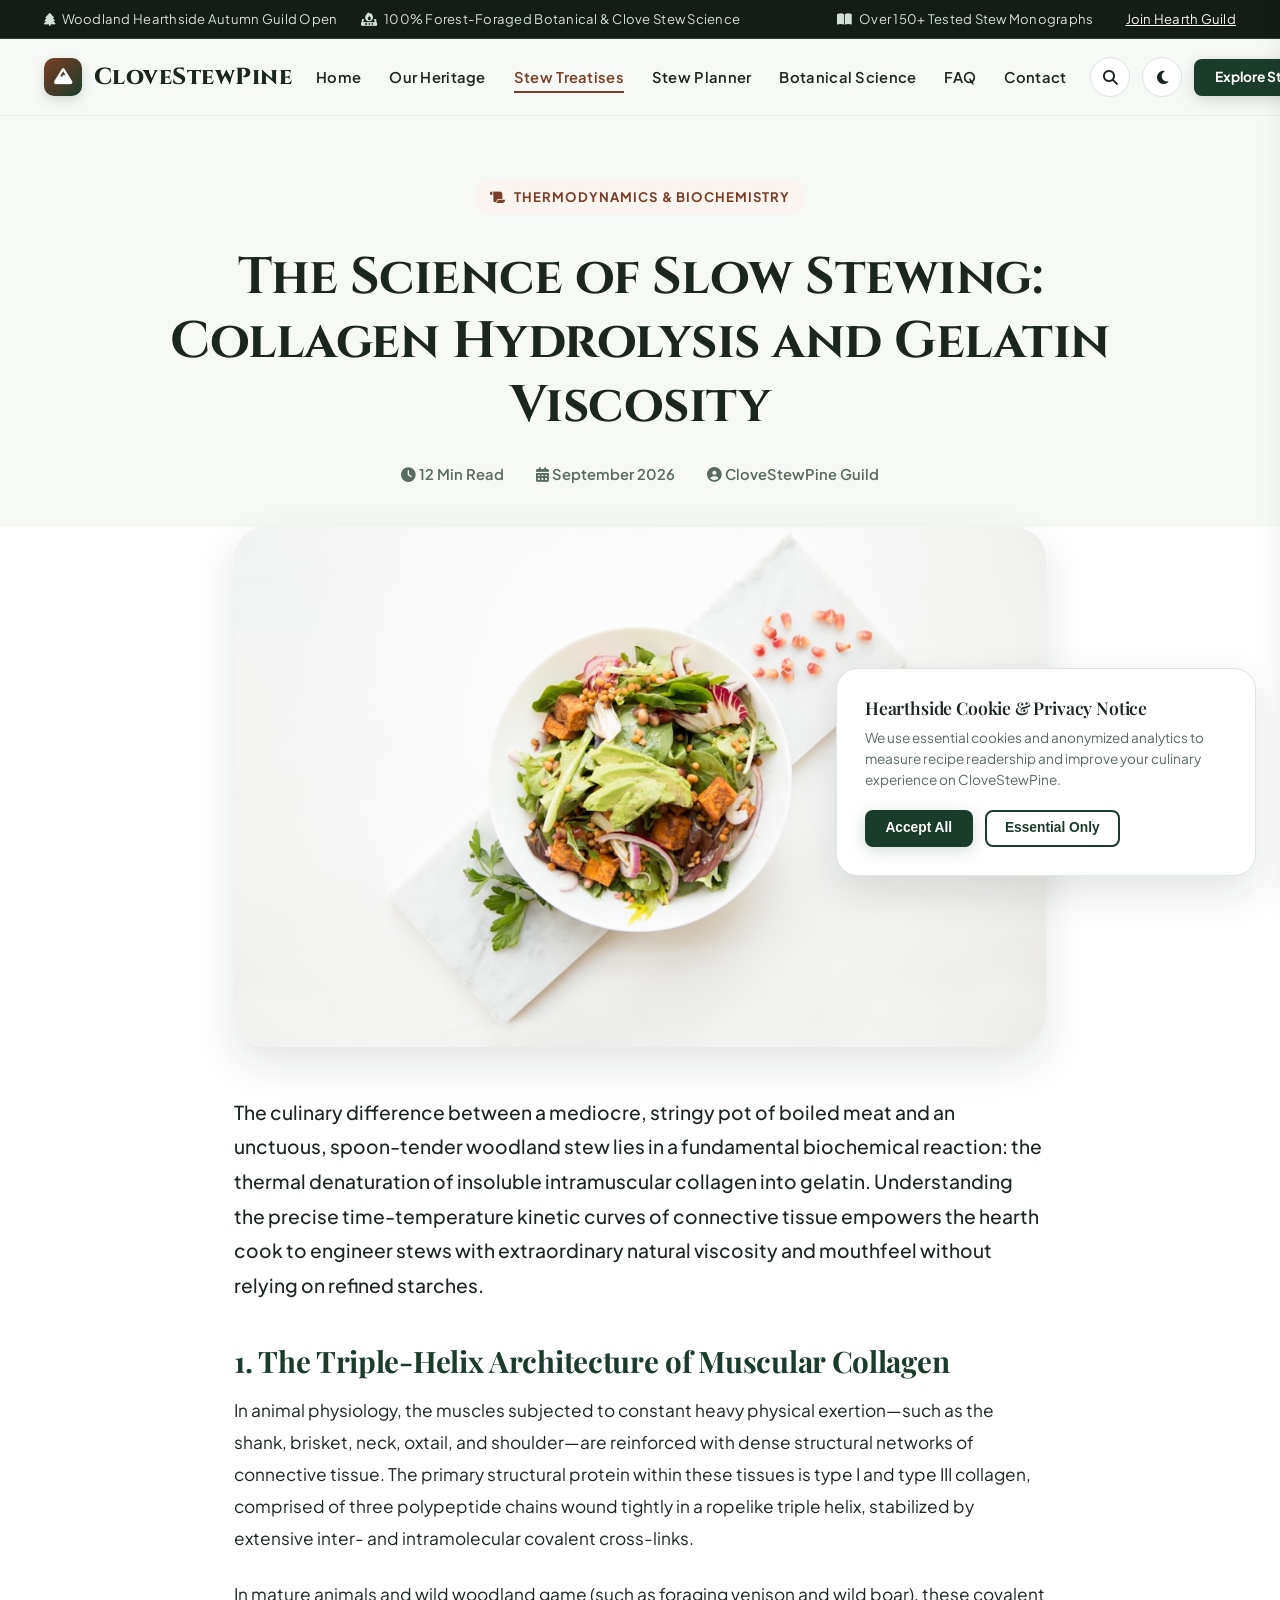
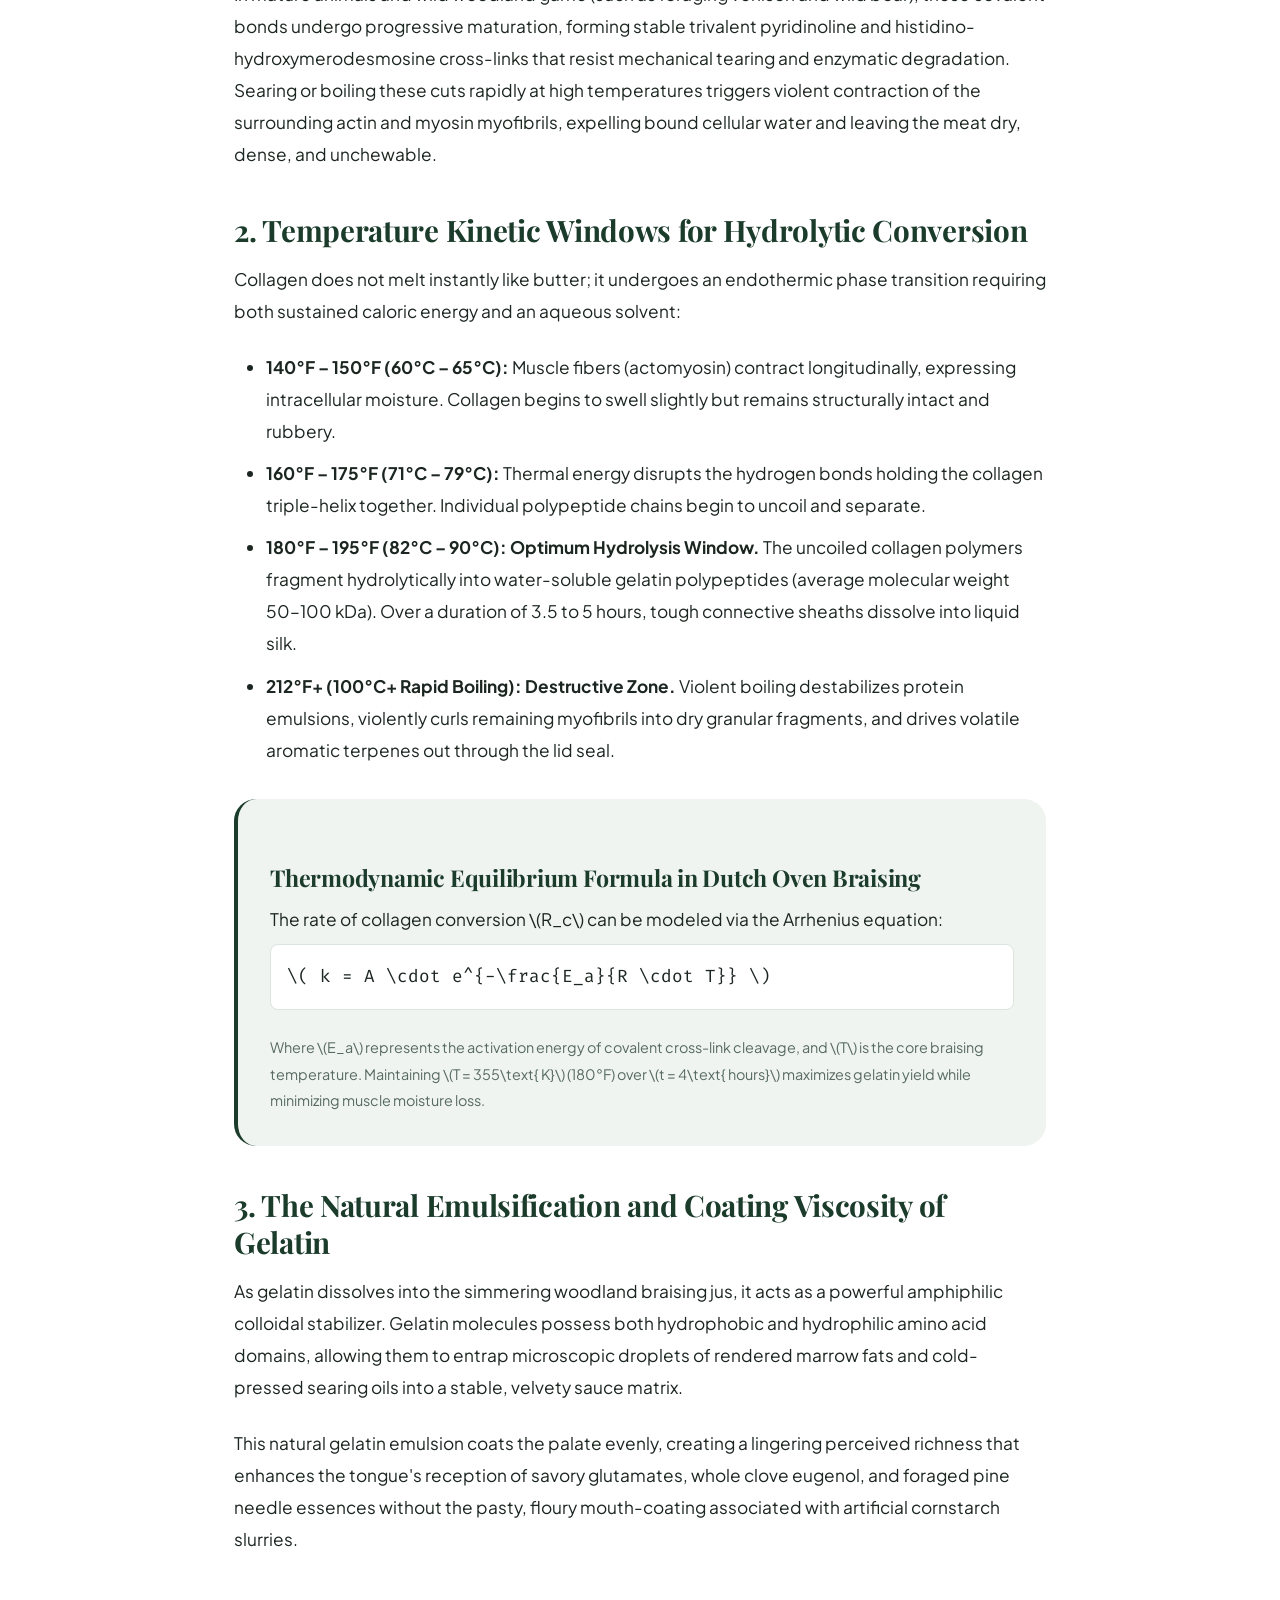
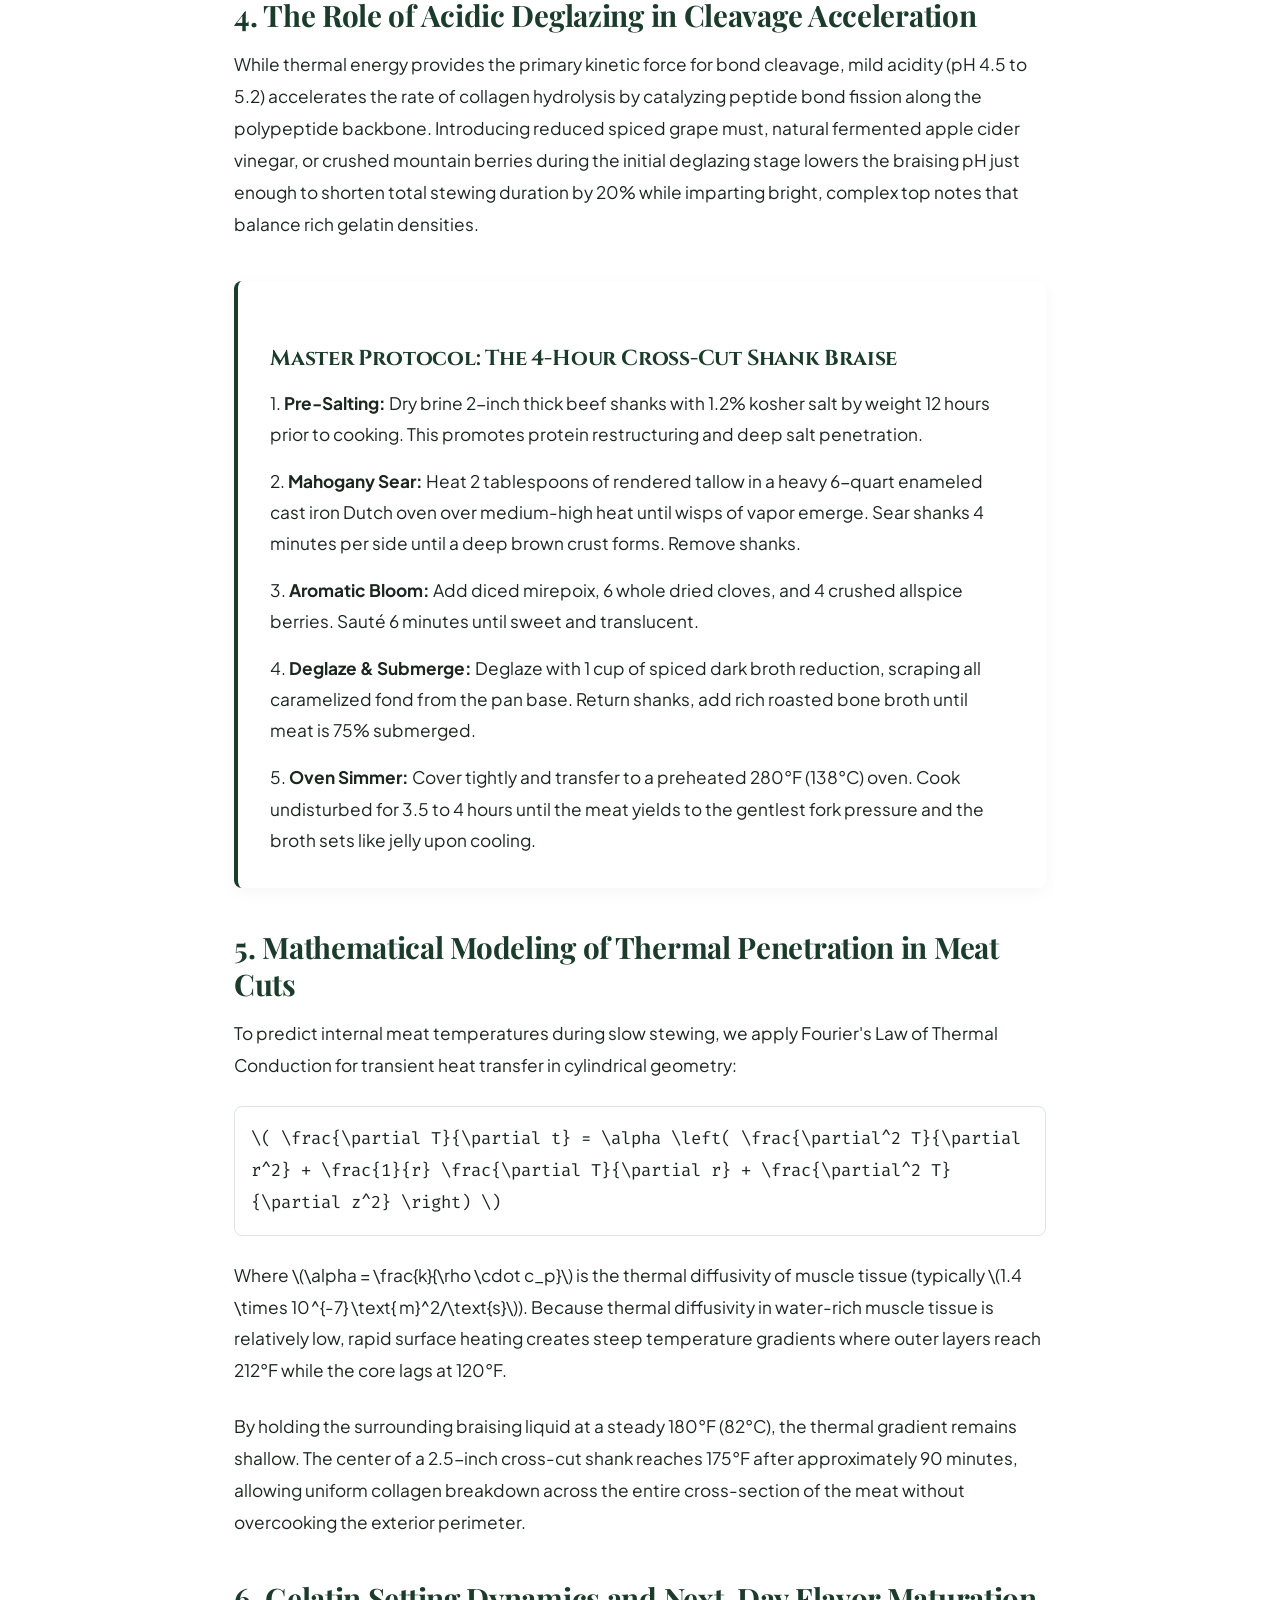
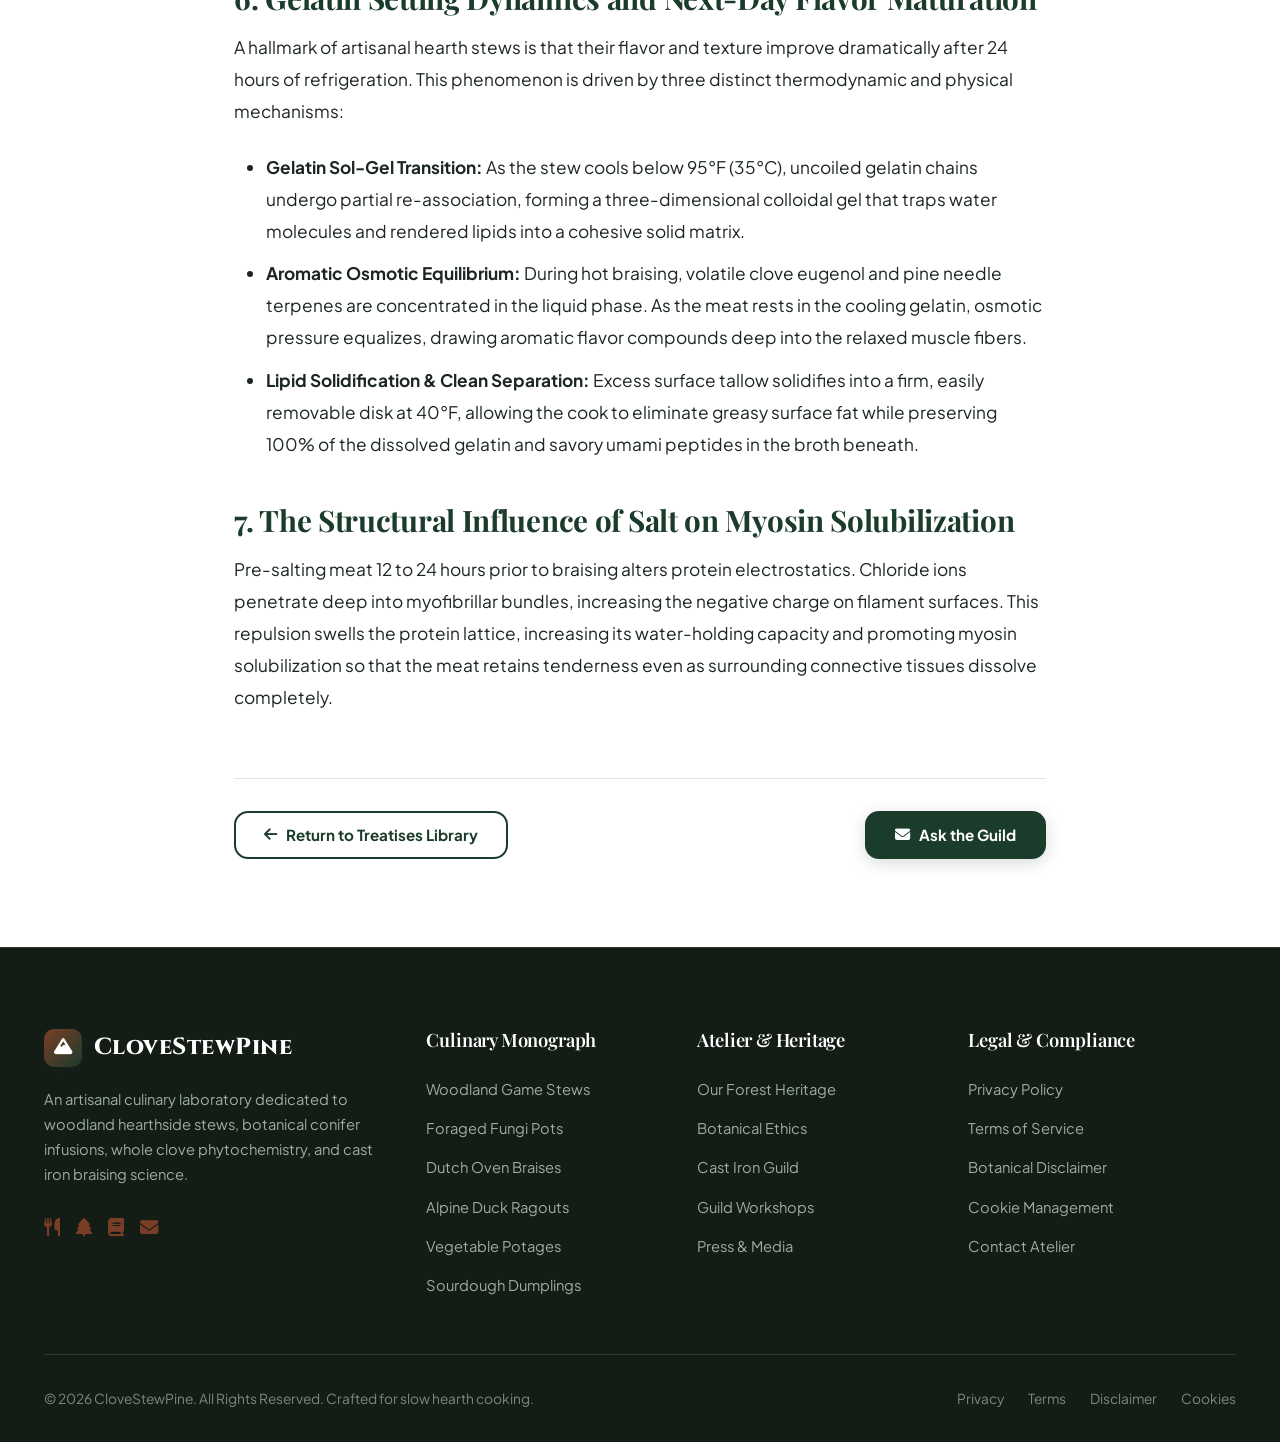
<file: blog/the-science-of-slow-stewing-collagen-hydrolysis-and-gelatin-viscosity.html>
<!DOCTYPE html>
<html lang="en">
<head>
  <meta charset="UTF-8">
  <meta name="viewport" content="width=device-width, initial-scale=1.0">
  <title>The Science of Slow Stewing: Collagen Hydrolysis & Gelatin Viscosity | CloveStewPine</title>
  <meta name="description" content="Examine the thermodynamics of slow stewing. Learn how sustained 180°F temperatures convert tough collagen triple helices into silken gelatin chains.">
  <link rel="canonical" href="https://clovestewpine.com/blog/the-science-of-slow-stewing-collagen-hydrolysis-and-gelatin-viscosity.html">
  
  <!-- Google Analytics -->
  <script async src="https://www.googletagmanager.com/gtag/js?id=G-0LY0HY7L01"></script>
  <script>
    window.dataLayer = window.dataLayer || [];
    function gtag(){dataLayer.push(arguments);}
    gtag('js', new Date());
    gtag('config', 'G-0LY0HY7L01');
  </script>

  <link rel="stylesheet" href="https://cdnjs.cloudflare.com/ajax/libs/font-awesome/6.4.0/css/all.min.css">
  <link rel="stylesheet" href="../css/style.css">
</head>
<body>

  <!-- Reading Progress Bar -->
  <div id="readingProgressBar" class="reading-progress-bar"></div>

  <!-- Top Announcement Bar -->
  <div class="top-bar">
    <div class="container top-bar-content">
      <div class="top-bar-left">
        <span class="top-bar-item"><i class="fas fa-tree"></i> Woodland Hearthside Autumn Guild Open</span>
        <span class="top-bar-item"><i class="fas fa-fire-burner"></i> 100% Forest-Foraged Botanical & Clove Stew Science</span>
      </div>
      <div class="top-bar-right">
        <span class="top-bar-item"><i class="fas fa-book-open"></i> Over 150+ Tested Stew Monographs</span>
        <a href="../contact.html" style="color:#FAF7F2; text-decoration:underline; margin-left:8px;">Join Hearth Guild</a>
      </div>
    </div>
  </div>

  <!-- Site Navigation Header -->
  <header class="site-header">
    <div class="container header-inner">
      <a href="../index.html" class="brand-logo">
        <div class="brand-logo-icon"><i class="fas fa-mountain"></i></div>
        <span>CloveStewPine</span>
      </a>

      <nav>
        <ul class="nav-menu">
          <li><a href="../index.html" class="nav-link">Home</a></li>
          <li><a href="../about.html" class="nav-link">Our Heritage</a></li>
          <li><a href="../blog.html" class="nav-link active">Stew Treatises</a></li>
          <li><a href="../index.html#planner" class="nav-link">Stew Planner</a></li>
          <li><a href="../index.html#botanicals" class="nav-link">Botanical Science</a></li>
          <li><a href="../index.html#faq" class="nav-link">FAQ</a></li>
          <li><a href="../contact.html" class="nav-link">Contact</a></li>
        </ul>
      </nav>

      <div class="header-actions">
        <button id="searchModalTrigger" class="icon-btn" aria-label="Search Stews"><i class="fas fa-search"></i></button>
        <button id="themeToggleBtn" class="icon-btn" aria-label="Toggle Theme"><i class="fas fa-moon"></i></button>
        <a href="../blog.html" class="btn btn-primary btn-sm">Explore Stews</a>
        <button id="mobileMenuToggle" class="icon-btn hamburger-btn" aria-label="Open Menu"><i class="fas fa-bars"></i></button>
      </div>
    </div>
  </header>

  <!-- Mobile Drawer -->
  <div id="drawerOverlay" class="drawer-overlay"></div>
  <div id="mobileDrawer" class="mobile-drawer">
    <div class="mobile-drawer-header">
      <a href="../index.html" class="brand-logo">
        <div class="brand-logo-icon"><i class="fas fa-mountain"></i></div>
        <span>CloveStewPine</span>
      </a>
      <button id="drawerCloseBtn" class="icon-btn" aria-label="Close Menu"><i class="fas fa-times"></i></button>
    </div>
    <ul class="mobile-nav-links">
      <li><a href="../index.html">Home</a></li>
      <li><a href="../about.html">Our Heritage</a></li>
      <li><a href="../blog.html">Stew Treatises</a></li>
      <li><a href="../index.html#planner">Stew Planner</a></li>
      <li><a href="../index.html#botanicals">Botanical Science</a></li>
      <li><a href="../index.html#faq">FAQ</a></li>
      <li><a href="../contact.html">Contact Us</a></li>
    </ul>
    <div style="margin-top:auto; padding-top:2rem;">
      <a href="../blog.html" class="btn btn-primary" style="width:100%;">View All Stews</a>
    </div>
  </div>

  <!-- Search Modal Overlay -->
  <div id="searchModalOverlay" class="modal-overlay">
    <div class="search-modal-box">
      <div class="search-modal-header">
        <h4 style="font-family: var(--font-heading); margin-bottom:0;">Search Woodland Stew Directory</h4>
        <button id="searchCloseBtn" class="icon-btn"><i class="fas fa-times"></i></button>
      </div>
      <div class="search-input-wrap">
        <i class="fas fa-search"></i>
        <input type="text" id="liveSearchInput" placeholder="Search by ingredient, simmer technique, or spice..." autocomplete="off">
      </div>
      <div id="searchResultsContainer" class="search-results">
        <p style="color:var(--text-muted);font-size:0.88rem;">Type a stew type, botanical spice, or cut...</p>
      </div>
    </div>
  </div>

  <!-- Article Header -->
  <header class="article-header container">
    <div class="badge badge-clove"><i class="fas fa-scroll"></i> Thermodynamics & Biochemistry</div>
    <h1 style="font-family:var(--font-heading); font-size:clamp(2rem, 4vw, 3.2rem); margin: 1rem auto 1.5rem auto; max-width:960px;">The Science of Slow Stewing: Collagen Hydrolysis and Gelatin Viscosity</h1>
    <div style="display:flex; justify-content:center; gap:2rem; font-size:0.92rem; color:var(--text-muted); font-weight:600;">
      <span><i class="fas fa-clock"></i> 12 Min Read</span>
      <span><i class="fas fa-calendar-alt"></i> September 2026</span>
      <span><i class="fas fa-user-circle"></i> CloveStewPine Guild</span>
    </div>
  </header>

  <!-- Article Main Container -->
  <main class="section section-surface" style="padding-top:0;">
    <div class="container container-narrow">
      <img src="../images/stew-clove-simmering-dutch-oven.jpg" alt="The Science of Slow Stewing: Collagen Hydrolysis and Gelatin Viscosity" class="article-hero-img" width="860" height="480">
      
      <article class="article-content">
        
        <p class="lead" style="font-size:1.2rem; line-height:1.8; color:var(--text); font-weight:500;">
          The culinary difference between a mediocre, stringy pot of boiled meat and an unctuous, spoon-tender woodland stew lies in a fundamental biochemical reaction: the thermal denaturation of insoluble intramuscular collagen into gelatin. Understanding the precise time-temperature kinetic curves of connective tissue empowers the hearth cook to engineer stews with extraordinary natural viscosity and mouthfeel without relying on refined starches.
        </p>

        <h2>1. The Triple-Helix Architecture of Muscular Collagen</h2>
        <p>In animal physiology, the muscles subjected to constant heavy physical exertion—such as the shank, brisket, neck, oxtail, and shoulder—are reinforced with dense structural networks of connective tissue. The primary structural protein within these tissues is type I and type III collagen, comprised of three polypeptide chains wound tightly in a ropelike triple helix, stabilized by extensive inter- and intramolecular covalent cross-links.</p>
        <p>In mature animals and wild woodland game (such as foraging venison and wild boar), these covalent bonds undergo progressive maturation, forming stable trivalent pyridinoline and histidino-hydroxymerodesmosine cross-links that resist mechanical tearing and enzymatic degradation. Searing or boiling these cuts rapidly at high temperatures triggers violent contraction of the surrounding actin and myosin myofibrils, expelling bound cellular water and leaving the meat dry, dense, and unchewable.</p>

        <h2>2. Temperature Kinetic Windows for Hydrolytic Conversion</h2>
        <p>Collagen does not melt instantly like butter; it undergoes an endothermic phase transition requiring both sustained caloric energy and an aqueous solvent:</p>
        <ul>
          <li><strong>140°F – 150°F (60°C – 65°C):</strong> Muscle fibers (actomyosin) contract longitudinally, expressing intracellular moisture. Collagen begins to swell slightly but remains structurally intact and rubbery.</li>
          <li><strong>160°F – 175°F (71°C – 79°C):</strong> Thermal energy disrupts the hydrogen bonds holding the collagen triple-helix together. Individual polypeptide chains begin to uncoil and separate.</li>
          <li><strong>180°F – 195°F (82°C – 90°C): Optimum Hydrolysis Window.</strong> The uncoiled collagen polymers fragment hydrolytically into water-soluble gelatin polypeptides (average molecular weight 50–100 kDa). Over a duration of 3.5 to 5 hours, tough connective sheaths dissolve into liquid silk.</li>
          <li><strong>212°F+ (100°C+ Rapid Boiling): Destructive Zone.</strong> Violent boiling destabilizes protein emulsions, violently curls remaining myofibrils into dry granular fragments, and drives volatile aromatic terpenes out through the lid seal.</li>
        </ul>

        <div style="background-color:var(--bg-alt); padding:2rem; border-radius:var(--radius-lg); border-left:4px solid var(--primary); margin:2rem 0;">
          <h3 style="color:var(--primary); margin-bottom:0.75rem;">Thermodynamic Equilibrium Formula in Dutch Oven Braising</h3>
          <p style="margin-bottom:0.5rem;">The rate of collagen conversion \(R_c\) can be modeled via the Arrhenius equation:</p>
          <p style="font-family:var(--font-mono); font-size:1.1rem; color:var(--text); background:var(--bg-surface); padding:1rem; border-radius:var(--radius-sm); border:1px solid var(--border);">
            \( k = A \cdot e^{-\frac{E_a}{R \cdot T}} \)
          </p>
          <p style="font-size:0.9rem; color:var(--text-muted); margin-top:0.75rem; margin-bottom:0;">
            Where \(E_a\) represents the activation energy of covalent cross-link cleavage, and \(T\) is the core braising temperature. Maintaining \(T = 355\text{ K}\) (180°F) over \(t = 4\text{ hours}\) maximizes gelatin yield while minimizing muscle moisture loss.
          </p>
        </div>

        <h2>3. The Natural Emulsification and Coating Viscosity of Gelatin</h2>
        <p>As gelatin dissolves into the simmering woodland braising jus, it acts as a powerful amphiphilic colloidal stabilizer. Gelatin molecules possess both hydrophobic and hydrophilic amino acid domains, allowing them to entrap microscopic droplets of rendered marrow fats and cold-pressed searing oils into a stable, velvety sauce matrix.</p>
        <p>This natural gelatin emulsion coats the palate evenly, creating a lingering perceived richness that enhances the tongue's reception of savory glutamates, whole clove eugenol, and foraged pine needle essences without the pasty, floury mouth-coating associated with artificial cornstarch slurries.</p>

        <h2>4. The Role of Acidic Deglazing in Cleavage Acceleration</h2>
        <p>While thermal energy provides the primary kinetic force for bond cleavage, mild acidity (pH 4.5 to 5.2) accelerates the rate of collagen hydrolysis by catalyzing peptide bond fission along the polypeptide backbone. Introducing reduced spiced grape must, natural fermented apple cider vinegar, or crushed mountain berries during the initial deglazing stage lowers the braising pH just enough to shorten total stewing duration by 20% while imparting bright, complex top notes that balance rich gelatin densities.</p>

        <div class="methodology-deep-dive">
          <h3>Master Protocol: The 4-Hour Cross-Cut Shank Braise</h3>
          <p>1. <strong>Pre-Salting:</strong> Dry brine 2-inch thick beef shanks with 1.2% kosher salt by weight 12 hours prior to cooking. This promotes protein restructuring and deep salt penetration.</p>
          <p>2. <strong>Mahogany Sear:</strong> Heat 2 tablespoons of rendered tallow in a heavy 6-quart enameled cast iron Dutch oven over medium-high heat until wisps of vapor emerge. Sear shanks 4 minutes per side until a deep brown crust forms. Remove shanks.</p>
          <p>3. <strong>Aromatic Bloom:</strong> Add diced mirepoix, 6 whole dried cloves, and 4 crushed allspice berries. Sauté 6 minutes until sweet and translucent.</p>
          <p>4. <strong>Deglaze & Submerge:</strong> Deglaze with 1 cup of spiced dark broth reduction, scraping all caramelized fond from the pan base. Return shanks, add rich roasted bone broth until meat is 75% submerged.</p>
          <p>5. <strong>Oven Simmer:</strong> Cover tightly and transfer to a preheated 280°F (138°C) oven. Cook undisturbed for 3.5 to 4 hours until the meat yields to the gentlest fork pressure and the broth sets like jelly upon cooling.</p>
        </div>
        
      
    <h2>5. Mathematical Modeling of Thermal Penetration in Meat Cuts</h2>
    <p>To predict internal meat temperatures during slow stewing, we apply Fourier's Law of Thermal Conduction for transient heat transfer in cylindrical geometry:</p>
    <p style="font-family:var(--font-mono); background:var(--bg-surface); padding:1rem; border-radius:var(--radius-sm); border:1px solid var(--border);">
      \( \frac{\partial T}{\partial t} = \alpha \left( \frac{\partial^2 T}{\partial r^2} + \frac{1}{r} \frac{\partial T}{\partial r} + \frac{\partial^2 T}{\partial z^2} \right) \)
    </p>
    <p>Where \(\alpha = \frac{k}{\rho \cdot c_p}\) is the thermal diffusivity of muscle tissue (typically \(1.4 \times 10^{-7} \text{ m}^2/\text{s}\)). Because thermal diffusivity in water-rich muscle tissue is relatively low, rapid surface heating creates steep temperature gradients where outer layers reach 212°F while the core lags at 120°F.</p>
    <p>By holding the surrounding braising liquid at a steady 180°F (82°C), the thermal gradient remains shallow. The center of a 2.5-inch cross-cut shank reaches 175°F after approximately 90 minutes, allowing uniform collagen breakdown across the entire cross-section of the meat without overcooking the exterior perimeter.</p>

    <h2>6. Gelatin Setting Dynamics and Next-Day Flavor Maturation</h2>
    <p>A hallmark of artisanal hearth stews is that their flavor and texture improve dramatically after 24 hours of refrigeration. This phenomenon is driven by three distinct thermodynamic and physical mechanisms:</p>
    <ul>
      <li><strong>Gelatin Sol-Gel Transition:</strong> As the stew cools below 95°F (35°C), uncoiled gelatin chains undergo partial re-association, forming a three-dimensional colloidal gel that traps water molecules and rendered lipids into a cohesive solid matrix.</li>
      <li><strong>Aromatic Osmotic Equilibrium:</strong> During hot braising, volatile clove eugenol and pine needle terpenes are concentrated in the liquid phase. As the meat rests in the cooling gelatin, osmotic pressure equalizes, drawing aromatic flavor compounds deep into the relaxed muscle fibers.</li>
      <li><strong>Lipid Solidification & Clean Separation:</strong> Excess surface tallow solidifies into a firm, easily removable disk at 40°F, allowing the cook to eliminate greasy surface fat while preserving 100% of the dissolved gelatin and savory umami peptides in the broth beneath.</li>
    </ul>

    <h2>7. The Structural Influence of Salt on Myosin Solubilization</h2>
    <p>Pre-salting meat 12 to 24 hours prior to braising alters protein electrostatics. Chloride ions penetrate deep into myofibrillar bundles, increasing the negative charge on filament surfaces. This repulsion swells the protein lattice, increasing its water-holding capacity and promoting myosin solubilization so that the meat retains tenderness even as surrounding connective tissues dissolve completely.</p>
    
</article>

      <div style="margin-top:4rem; padding-top:2rem; border-top:1px solid var(--border); display:flex; justify-content:space-between; align-items:center; flex-wrap:wrap; gap:1rem;">
        <a href="../blog.html" class="btn btn-outline"><i class="fas fa-arrow-left"></i> Return to Treatises Library</a>
        <a href="../contact.html" class="btn btn-primary"><i class="fas fa-envelope"></i> Ask the Guild</a>
      </div>
    </div>
  </main>

  <!-- Footer -->
  <footer class="site-footer">
    <div class="container">
      <div class="footer-grid">
        <div class="footer-brand">
          <a href="../index.html" class="brand-logo">
            <div class="brand-logo-icon"><i class="fas fa-mountain"></i></div>
            <span>CloveStewPine</span>
          </a>
          <p>An artisanal culinary laboratory dedicated to woodland hearthside stews, botanical conifer infusions, whole clove phytochemistry, and cast iron braising science.</p>
          <div style="display:flex; gap:1rem; font-size:1.15rem; color:#9BAEA1;">
            <a href="../index.html" aria-label="Home"><i class="fas fa-utensils"></i></a>
            <a href="../about.html" aria-label="About"><i class="fas fa-tree"></i></a>
            <a href="../blog.html" aria-label="Blog"><i class="fas fa-book"></i></a>
            <a href="../contact.html" aria-label="Contact"><i class="fas fa-envelope"></i></a>
          </div>
        </div>

        <div>
          <h4 class="footer-heading">Culinary Monograph</h4>
          <ul class="footer-links">
            <li><a href="../blog.html">Woodland Game Stews</a></li>
            <li><a href="../blog.html">Foraged Fungi Pots</a></li>
            <li><a href="../blog.html">Dutch Oven Braises</a></li>
            <li><a href="../blog.html">Alpine Duck Ragouts</a></li>
            <li><a href="../blog.html">Vegetable Potages</a></li>
            <li><a href="../blog.html">Sourdough Dumplings</a></li>
          </ul>
        </div>

        <div>
          <h4 class="footer-heading">Atelier & Heritage</h4>
          <ul class="footer-links">
            <li><a href="../about.html">Our Forest Heritage</a></li>
            <li><a href="../about.html#botany">Botanical Ethics</a></li>
            <li><a href="../about.html#castiron">Cast Iron Guild</a></li>
            <li><a href="../contact.html">Guild Workshops</a></li>
            <li><a href="../contact.html">Press & Media</a></li>
          </ul>
        </div>

        <div>
          <h4 class="footer-heading">Legal & Compliance</h4>
          <ul class="footer-links">
            <li><a href="../privacy.html">Privacy Policy</a></li>
            <li><a href="../terms.html">Terms of Service</a></li>
            <li><a href="../disclaimer.html">Botanical Disclaimer</a></li>
            <li><a href="../cookies.html">Cookie Management</a></li>
            <li><a href="../contact.html">Contact Atelier</a></li>
          </ul>
        </div>
      </div>

      <div class="footer-bottom">
        <div>
          &copy; 2026 CloveStewPine. All Rights Reserved. Crafted for slow hearth cooking.
        </div>
        <div class="footer-bottom-links">
          <a href="../privacy.html">Privacy</a>
          <a href="../terms.html">Terms</a>
          <a href="../disclaimer.html">Disclaimer</a>
          <a href="../cookies.html">Cookies</a>
        </div>
      </div>
    </div>
  </footer>

  <!-- Cookie Consent Banner -->
  <div id="cookieBanner" class="cookie-banner">
    <h4>Hearthside Cookie & Privacy Notice</h4>
    <p>We use essential cookies and anonymized analytics to measure recipe readership and improve your culinary experience on CloveStewPine.</p>
    <div class="cookie-banner-actions">
      <button id="cookieAcceptBtn" class="btn btn-primary btn-sm">Accept All</button>
      <button id="cookieDeclineBtn" class="btn btn-outline btn-sm">Essential Only</button>
    </div>
  </div>

  <!-- Back to Top Button -->
  <button id="backToTopBtn" class="back-to-top" aria-label="Back to Top"><i class="fas fa-arrow-up"></i></button>

  <script src="../js/main.js"></script>
</body>
</html>
</file>
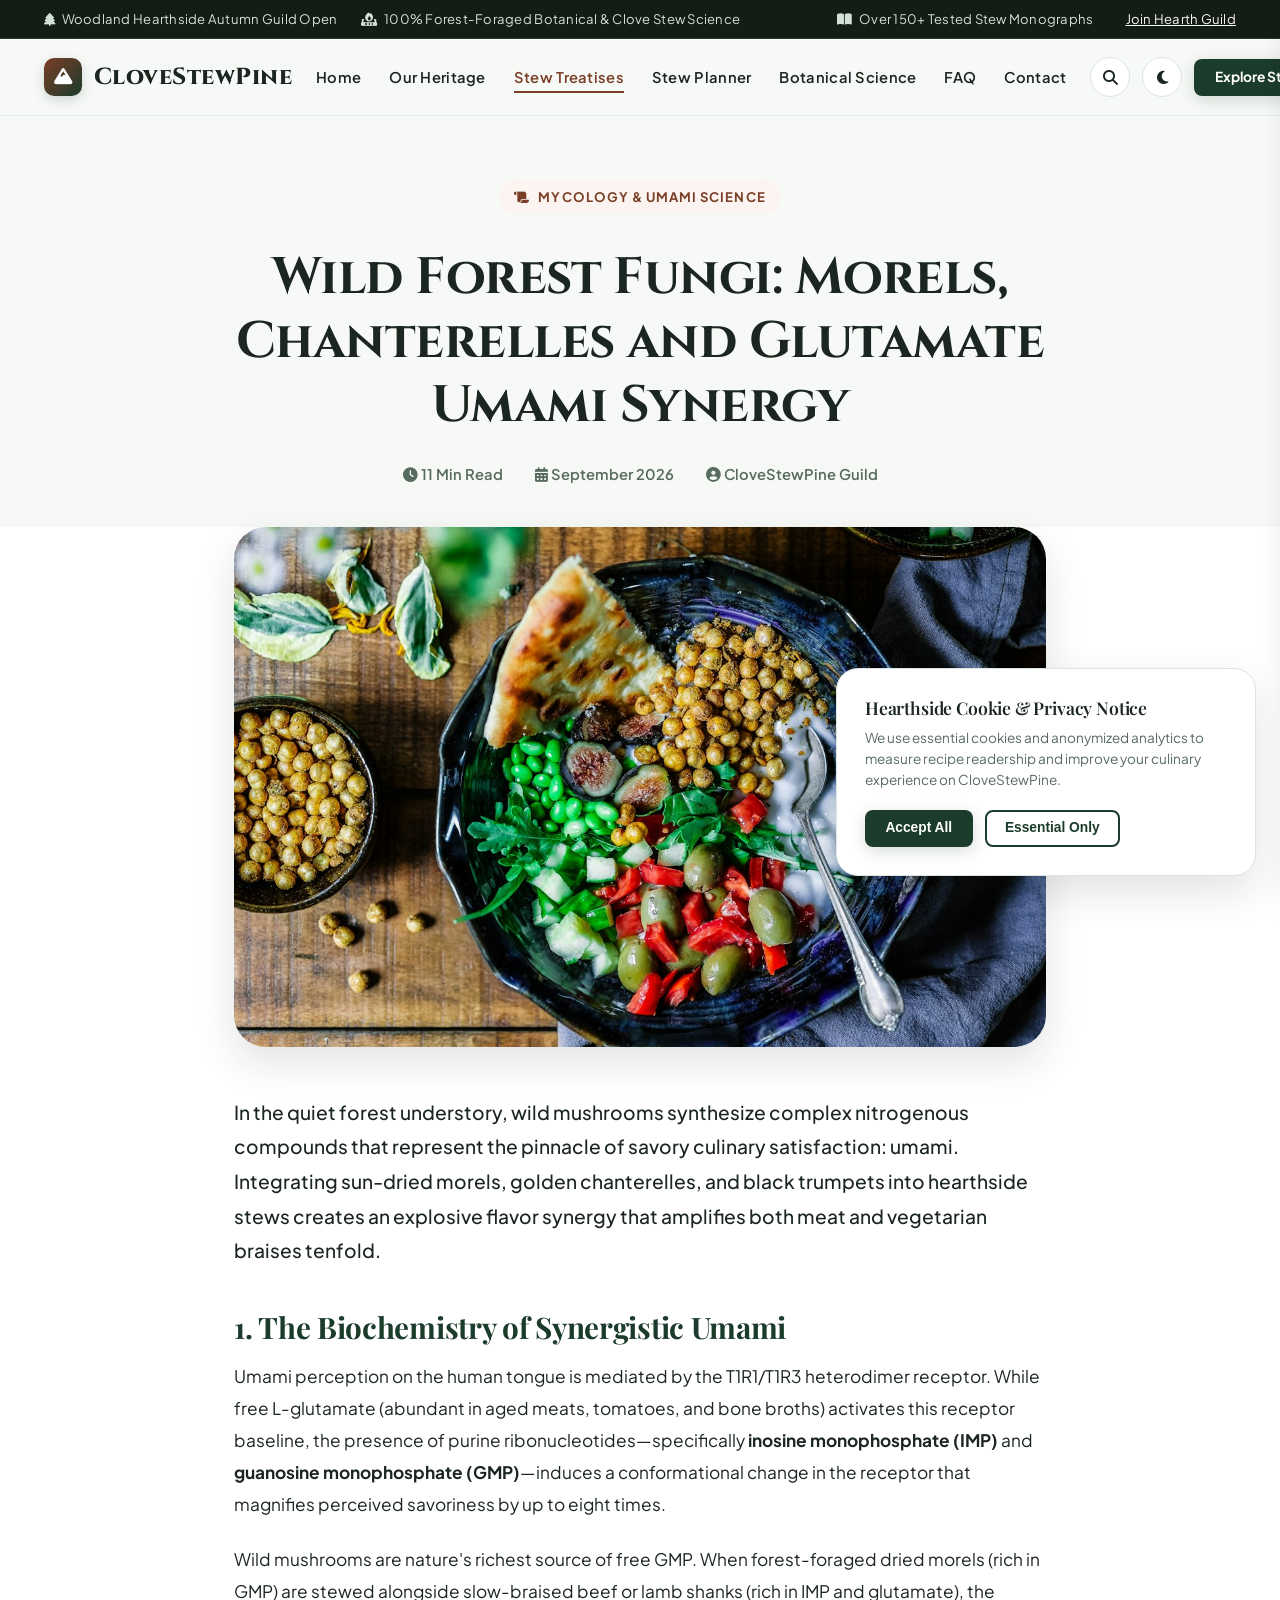
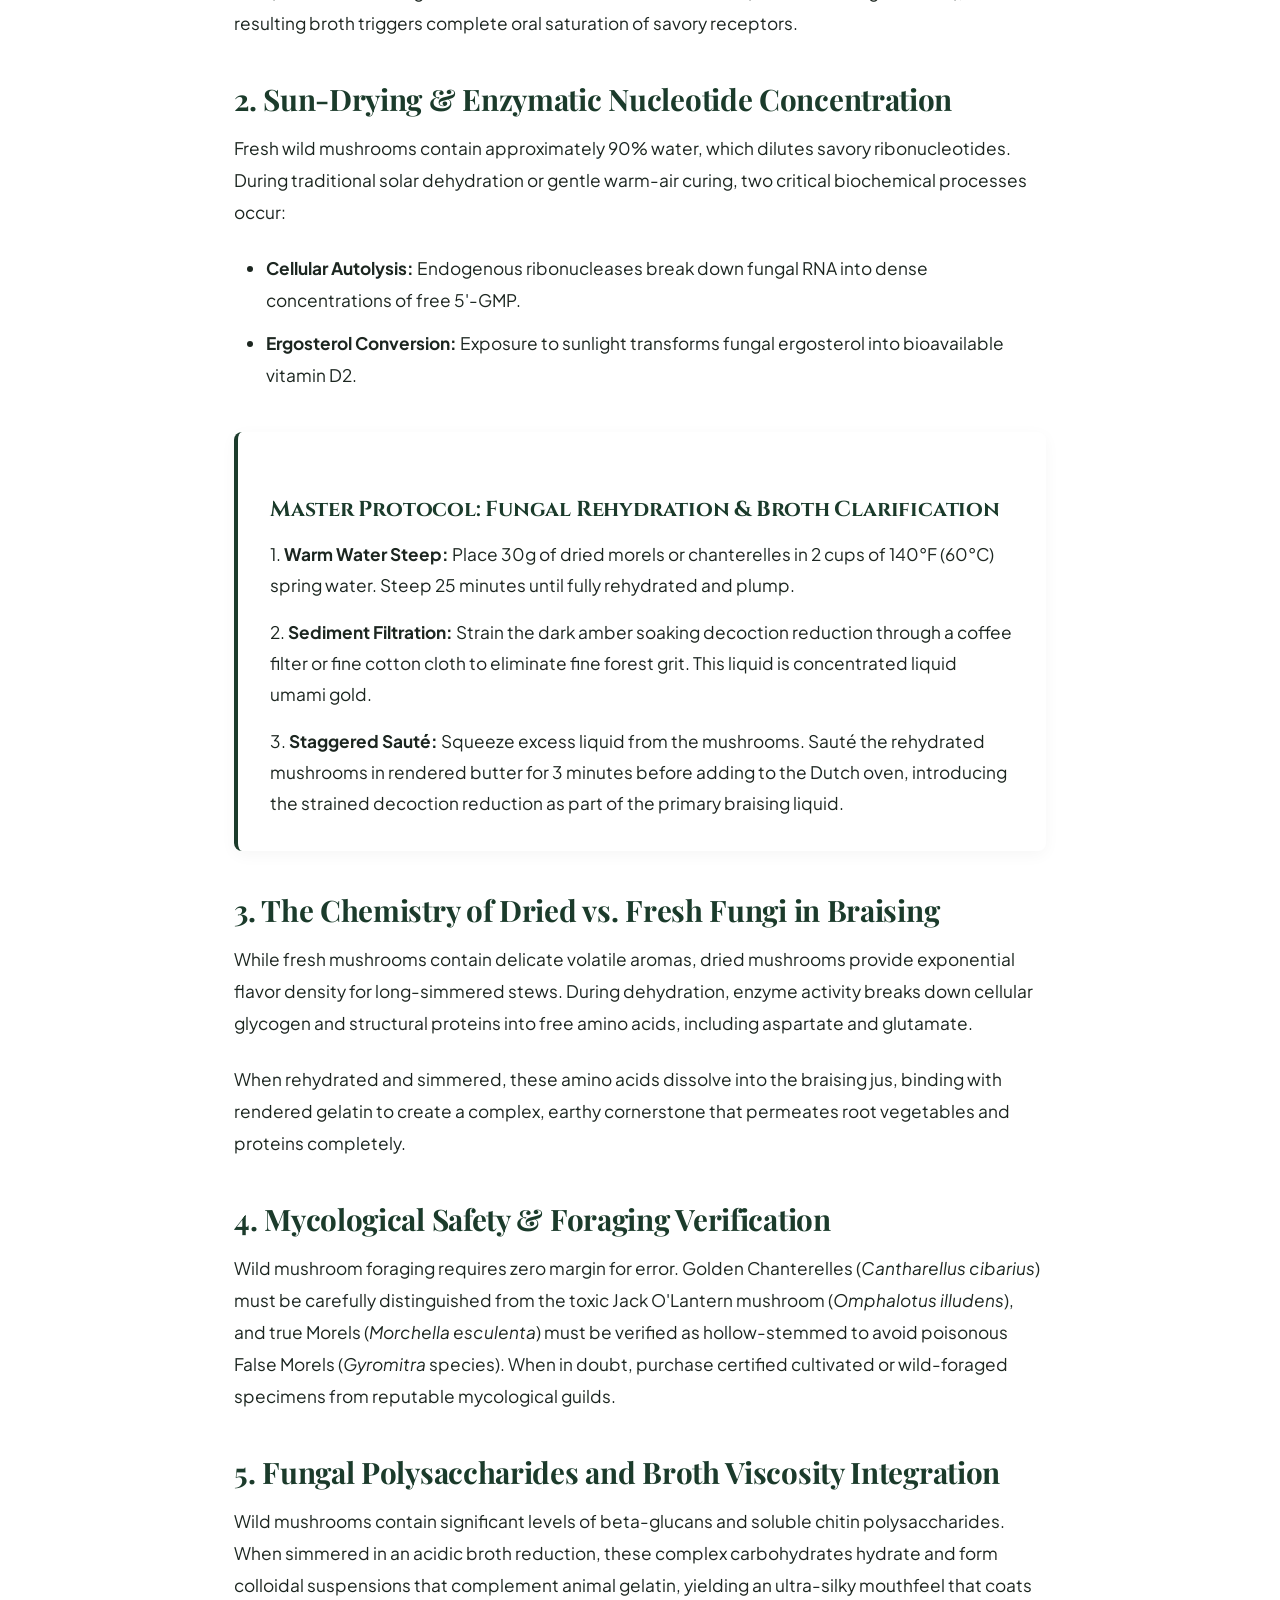
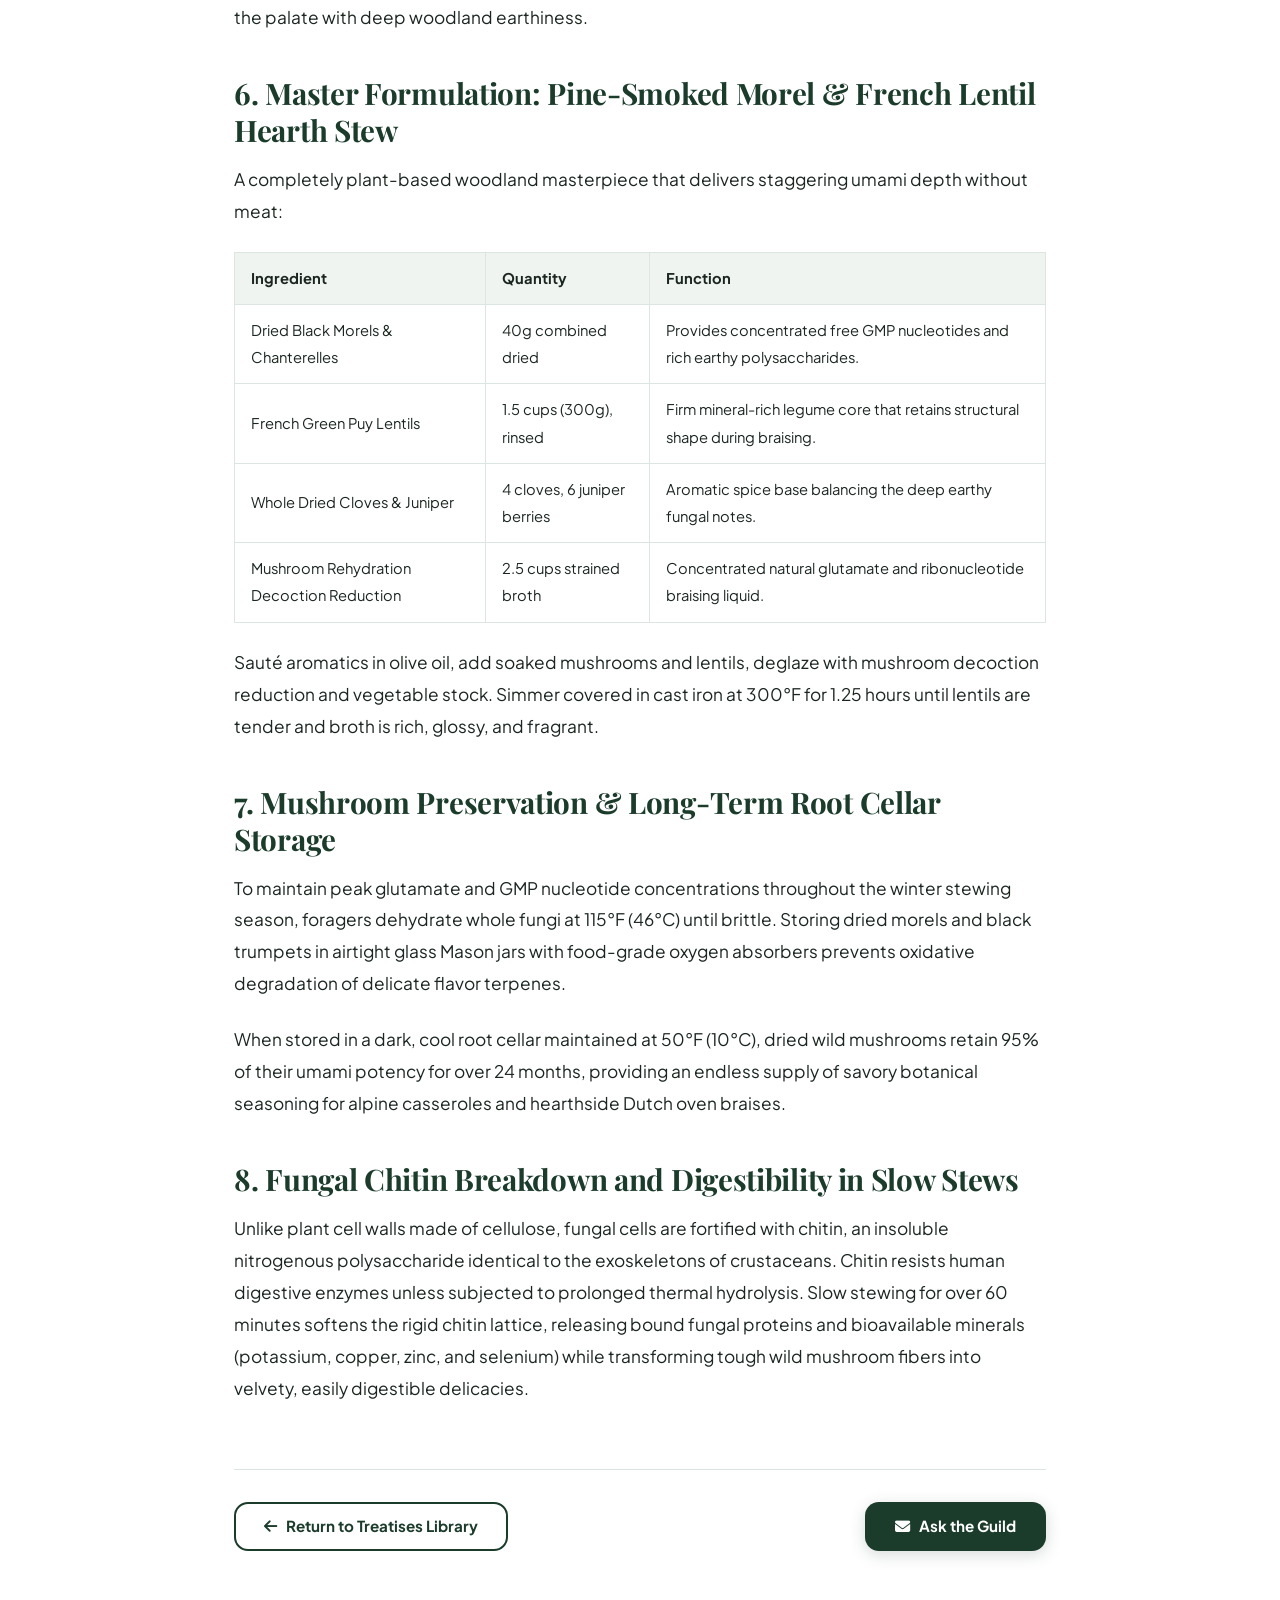
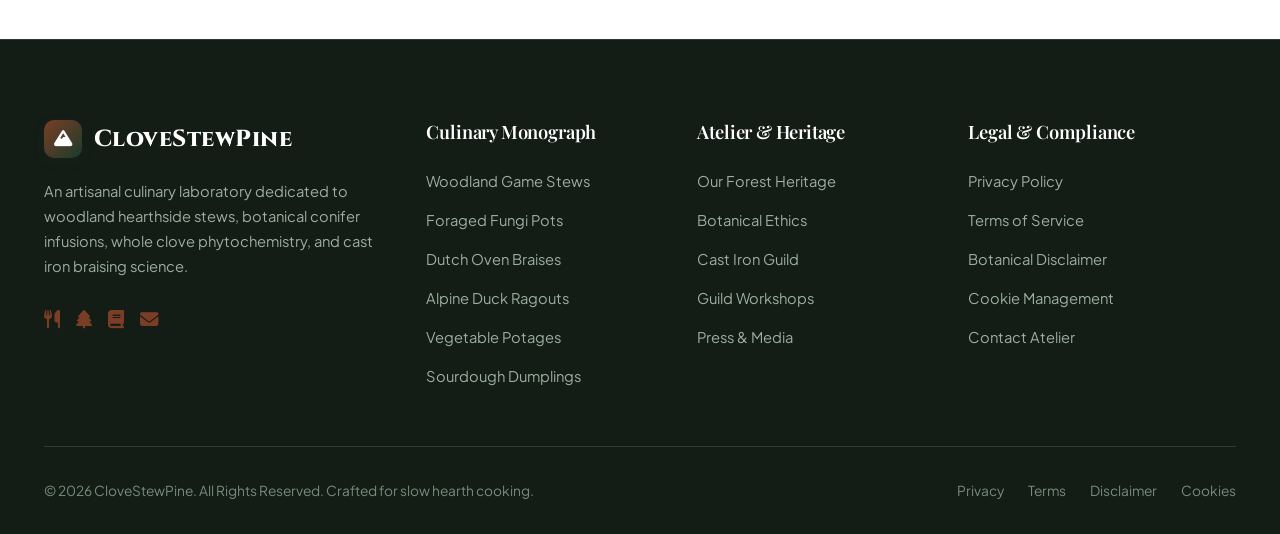
<file: blog/wild-forest-fungi-morels-chanterelles-and-glutamate-umami-synergy.html>
<!DOCTYPE html>
<html lang="en">
<head>
  <meta charset="UTF-8">
  <meta name="viewport" content="width=device-width, initial-scale=1.0">
  <title>Wild Forest Fungi: Morels, Chanterelles & Glutamate Umami Synergy | CloveStewPine</title>
  <meta name="description" content="Unlock deep umami synergy in woodland stews using dried morels, golden chanterelles, and natural ribonucleotide extraction techniques.">
  <link rel="canonical" href="https://clovestewpine.com/blog/wild-forest-fungi-morels-chanterelles-and-glutamate-umami-synergy.html">
  
  <!-- Google Analytics -->
  <script async src="https://www.googletagmanager.com/gtag/js?id=G-0LY0HY7L01"></script>
  <script>
    window.dataLayer = window.dataLayer || [];
    function gtag(){dataLayer.push(arguments);}
    gtag('js', new Date());
    gtag('config', 'G-0LY0HY7L01');
  </script>

  <link rel="stylesheet" href="https://cdnjs.cloudflare.com/ajax/libs/font-awesome/6.4.0/css/all.min.css">
  <link rel="stylesheet" href="../css/style.css">
</head>
<body>

  <!-- Reading Progress Bar -->
  <div id="readingProgressBar" class="reading-progress-bar"></div>

  <!-- Top Announcement Bar -->
  <div class="top-bar">
    <div class="container top-bar-content">
      <div class="top-bar-left">
        <span class="top-bar-item"><i class="fas fa-tree"></i> Woodland Hearthside Autumn Guild Open</span>
        <span class="top-bar-item"><i class="fas fa-fire-burner"></i> 100% Forest-Foraged Botanical & Clove Stew Science</span>
      </div>
      <div class="top-bar-right">
        <span class="top-bar-item"><i class="fas fa-book-open"></i> Over 150+ Tested Stew Monographs</span>
        <a href="../contact.html" style="color:#FAF7F2; text-decoration:underline; margin-left:8px;">Join Hearth Guild</a>
      </div>
    </div>
  </div>

  <!-- Site Navigation Header -->
  <header class="site-header">
    <div class="container header-inner">
      <a href="../index.html" class="brand-logo">
        <div class="brand-logo-icon"><i class="fas fa-mountain"></i></div>
        <span>CloveStewPine</span>
      </a>

      <nav>
        <ul class="nav-menu">
          <li><a href="../index.html" class="nav-link">Home</a></li>
          <li><a href="../about.html" class="nav-link">Our Heritage</a></li>
          <li><a href="../blog.html" class="nav-link active">Stew Treatises</a></li>
          <li><a href="../index.html#planner" class="nav-link">Stew Planner</a></li>
          <li><a href="../index.html#botanicals" class="nav-link">Botanical Science</a></li>
          <li><a href="../index.html#faq" class="nav-link">FAQ</a></li>
          <li><a href="../contact.html" class="nav-link">Contact</a></li>
        </ul>
      </nav>

      <div class="header-actions">
        <button id="searchModalTrigger" class="icon-btn" aria-label="Search Stews"><i class="fas fa-search"></i></button>
        <button id="themeToggleBtn" class="icon-btn" aria-label="Toggle Theme"><i class="fas fa-moon"></i></button>
        <a href="../blog.html" class="btn btn-primary btn-sm">Explore Stews</a>
        <button id="mobileMenuToggle" class="icon-btn hamburger-btn" aria-label="Open Menu"><i class="fas fa-bars"></i></button>
      </div>
    </div>
  </header>

  <!-- Mobile Drawer -->
  <div id="drawerOverlay" class="drawer-overlay"></div>
  <div id="mobileDrawer" class="mobile-drawer">
    <div class="mobile-drawer-header">
      <a href="../index.html" class="brand-logo">
        <div class="brand-logo-icon"><i class="fas fa-mountain"></i></div>
        <span>CloveStewPine</span>
      </a>
      <button id="drawerCloseBtn" class="icon-btn" aria-label="Close Menu"><i class="fas fa-times"></i></button>
    </div>
    <ul class="mobile-nav-links">
      <li><a href="../index.html">Home</a></li>
      <li><a href="../about.html">Our Heritage</a></li>
      <li><a href="../blog.html">Stew Treatises</a></li>
      <li><a href="../index.html#planner">Stew Planner</a></li>
      <li><a href="../index.html#botanicals">Botanical Science</a></li>
      <li><a href="../index.html#faq">FAQ</a></li>
      <li><a href="../contact.html">Contact Us</a></li>
    </ul>
    <div style="margin-top:auto; padding-top:2rem;">
      <a href="../blog.html" class="btn btn-primary" style="width:100%;">View All Stews</a>
    </div>
  </div>

  <!-- Search Modal Overlay -->
  <div id="searchModalOverlay" class="modal-overlay">
    <div class="search-modal-box">
      <div class="search-modal-header">
        <h4 style="font-family: var(--font-heading); margin-bottom:0;">Search Woodland Stew Directory</h4>
        <button id="searchCloseBtn" class="icon-btn"><i class="fas fa-times"></i></button>
      </div>
      <div class="search-input-wrap">
        <i class="fas fa-search"></i>
        <input type="text" id="liveSearchInput" placeholder="Search by ingredient, simmer technique, or spice..." autocomplete="off">
      </div>
      <div id="searchResultsContainer" class="search-results">
        <p style="color:var(--text-muted);font-size:0.88rem;">Type a stew type, botanical spice, or cut...</p>
      </div>
    </div>
  </div>

  <!-- Article Header -->
  <header class="article-header container">
    <div class="badge badge-clove"><i class="fas fa-scroll"></i> Mycology & Umami Science</div>
    <h1 style="font-family:var(--font-heading); font-size:clamp(2rem, 4vw, 3.2rem); margin: 1rem auto 1.5rem auto; max-width:960px;">Wild Forest Fungi: Morels, Chanterelles and Glutamate Umami Synergy</h1>
    <div style="display:flex; justify-content:center; gap:2rem; font-size:0.92rem; color:var(--text-muted); font-weight:600;">
      <span><i class="fas fa-clock"></i> 11 Min Read</span>
      <span><i class="fas fa-calendar-alt"></i> September 2026</span>
      <span><i class="fas fa-user-circle"></i> CloveStewPine Guild</span>
    </div>
  </header>

  <!-- Article Main Container -->
  <main class="section section-surface" style="padding-top:0;">
    <div class="container container-narrow">
      <img src="../images/stew-wild-mushroom-woodland-pot.jpg" alt="Wild Forest Fungi: Morels, Chanterelles and Glutamate Umami Synergy" class="article-hero-img" width="860" height="480">
      
      <article class="article-content">
        
        <p class="lead" style="font-size:1.2rem; line-height:1.8; color:var(--text); font-weight:500;">
          In the quiet forest understory, wild mushrooms synthesize complex nitrogenous compounds that represent the pinnacle of savory culinary satisfaction: umami. Integrating sun-dried morels, golden chanterelles, and black trumpets into hearthside stews creates an explosive flavor synergy that amplifies both meat and vegetarian braises tenfold.
        </p>

        <h2>1. The Biochemistry of Synergistic Umami</h2>
        <p>Umami perception on the human tongue is mediated by the T1R1/T1R3 heterodimer receptor. While free L-glutamate (abundant in aged meats, tomatoes, and bone broths) activates this receptor baseline, the presence of purine ribonucleotides—specifically <strong>inosine monophosphate (IMP)</strong> and <strong>guanosine monophosphate (GMP)</strong>—induces a conformational change in the receptor that magnifies perceived savoriness by up to eight times.</p>
        <p>Wild mushrooms are nature's richest source of free GMP. When forest-foraged dried morels (rich in GMP) are stewed alongside slow-braised beef or lamb shanks (rich in IMP and glutamate), the resulting broth triggers complete oral saturation of savory receptors.</p>

        <h2>2. Sun-Drying & Enzymatic Nucleotide Concentration</h2>
        <p>Fresh wild mushrooms contain approximately 90% water, which dilutes savory ribonucleotides. During traditional solar dehydration or gentle warm-air curing, two critical biochemical processes occur:</p>
        <ul>
          <li><strong>Cellular Autolysis:</strong> Endogenous ribonucleases break down fungal RNA into dense concentrations of free 5'-GMP.</li>
          <li><strong>Ergosterol Conversion:</strong> Exposure to sunlight transforms fungal ergosterol into bioavailable vitamin D2.</li>
        </ul>

        <div class="methodology-deep-dive">
          <h3>Master Protocol: Fungal Rehydration & Broth Clarification</h3>
          <p>1. <strong>Warm Water Steep:</strong> Place 30g of dried morels or chanterelles in 2 cups of 140°F (60°C) spring water. Steep 25 minutes until fully rehydrated and plump.</p>
          <p>2. <strong>Sediment Filtration:</strong> Strain the dark amber soaking decoction reduction through a coffee filter or fine cotton cloth to eliminate fine forest grit. This liquid is concentrated liquid umami gold.</p>
          <p>3. <strong>Staggered Sauté:</strong> Squeeze excess liquid from the mushrooms. Sauté the rehydrated mushrooms in rendered butter for 3 minutes before adding to the Dutch oven, introducing the strained decoction reduction as part of the primary braising liquid.</p>
        </div>
        
      
    <h2>3. The Chemistry of Dried vs. Fresh Fungi in Braising</h2>
    <p>While fresh mushrooms contain delicate volatile aromas, dried mushrooms provide exponential flavor density for long-simmered stews. During dehydration, enzyme activity breaks down cellular glycogen and structural proteins into free amino acids, including aspartate and glutamate.</p>
    <p>When rehydrated and simmered, these amino acids dissolve into the braising jus, binding with rendered gelatin to create a complex, earthy cornerstone that permeates root vegetables and proteins completely.</p>

    <h2>4. Mycological Safety & Foraging Verification</h2>
    <p>Wild mushroom foraging requires zero margin for error. Golden Chanterelles (<em>Cantharellus cibarius</em>) must be carefully distinguished from the toxic Jack O'Lantern mushroom (<em>Omphalotus illudens</em>), and true Morels (<em>Morchella esculenta</em>) must be verified as hollow-stemmed to avoid poisonous False Morels (<em>Gyromitra</em> species). When in doubt, purchase certified cultivated or wild-foraged specimens from reputable mycological guilds.</p>

    <h2>5. Fungal Polysaccharides and Broth Viscosity Integration</h2>
    <p>Wild mushrooms contain significant levels of beta-glucans and soluble chitin polysaccharides. When simmered in an acidic broth reduction, these complex carbohydrates hydrate and form colloidal suspensions that complement animal gelatin, yielding an ultra-silky mouthfeel that coats the palate with deep woodland earthiness.</p>
    

    <h2>6. Master Formulation: Pine-Smoked Morel & French Lentil Hearth Stew</h2>
    <p>A completely plant-based woodland masterpiece that delivers staggering umami depth without meat:</p>
    <table style="width:100%; border-collapse:collapse; margin: 1.5rem 0; font-size:0.92rem;">
      <thead>
        <tr style="background-color:var(--bg-alt); text-align:left;">
          <th style="padding:0.75rem 1rem; border:1px solid var(--border);">Ingredient</th>
          <th style="padding:0.75rem 1rem; border:1px solid var(--border);">Quantity</th>
          <th style="padding:0.75rem 1rem; border:1px solid var(--border);">Function</th>
        </tr>
      </thead>
      <tbody>
        <tr>
          <td style="padding:0.75rem 1rem; border:1px solid var(--border);">Dried Black Morels & Chanterelles</td>
          <td style="padding:0.75rem 1rem; border:1px solid var(--border);">40g combined dried</td>
          <td style="padding:0.75rem 1rem; border:1px solid var(--border);">Provides concentrated free GMP nucleotides and rich earthy polysaccharides.</td>
        </tr>
        <tr>
          <td style="padding:0.75rem 1rem; border:1px solid var(--border);">French Green Puy Lentils</td>
          <td style="padding:0.75rem 1rem; border:1px solid var(--border);">1.5 cups (300g), rinsed</td>
          <td style="padding:0.75rem 1rem; border:1px solid var(--border);">Firm mineral-rich legume core that retains structural shape during braising.</td>
        </tr>
        <tr>
          <td style="padding:0.75rem 1rem; border:1px solid var(--border);">Whole Dried Cloves & Juniper</td>
          <td style="padding:0.75rem 1rem; border:1px solid var(--border);">4 cloves, 6 juniper berries</td>
          <td style="padding:0.75rem 1rem; border:1px solid var(--border);">Aromatic spice base balancing the deep earthy fungal notes.</td>
        </tr>
        <tr>
          <td style="padding:0.75rem 1rem; border:1px solid var(--border);">Mushroom Rehydration Decoction Reduction</td>
          <td style="padding:0.75rem 1rem; border:1px solid var(--border);">2.5 cups strained broth</td>
          <td style="padding:0.75rem 1rem; border:1px solid var(--border);">Concentrated natural glutamate and ribonucleotide braising liquid.</td>
        </tr>
      </tbody>
    </table>
    <p>Sauté aromatics in olive oil, add soaked mushrooms and lentils, deglaze with mushroom decoction reduction and vegetable stock. Simmer covered in cast iron at 300°F for 1.25 hours until lentils are tender and broth is rich, glossy, and fragrant.</p>
    

    <h2>7. Mushroom Preservation & Long-Term Root Cellar Storage</h2>
    <p>To maintain peak glutamate and GMP nucleotide concentrations throughout the winter stewing season, foragers dehydrate whole fungi at 115°F (46°C) until brittle. Storing dried morels and black trumpets in airtight glass Mason jars with food-grade oxygen absorbers prevents oxidative degradation of delicate flavor terpenes.</p>
    <p>When stored in a dark, cool root cellar maintained at 50°F (10°C), dried wild mushrooms retain 95% of their umami potency for over 24 months, providing an endless supply of savory botanical seasoning for alpine casseroles and hearthside Dutch oven braises.</p>


    <h2>8. Fungal Chitin Breakdown and Digestibility in Slow Stews</h2>
    <p>Unlike plant cell walls made of cellulose, fungal cells are fortified with chitin, an insoluble nitrogenous polysaccharide identical to the exoskeletons of crustaceans. Chitin resists human digestive enzymes unless subjected to prolonged thermal hydrolysis. Slow stewing for over 60 minutes softens the rigid chitin lattice, releasing bound fungal proteins and bioavailable minerals (potassium, copper, zinc, and selenium) while transforming tough wild mushroom fibers into velvety, easily digestible delicacies.</p>

</article>

      <div style="margin-top:4rem; padding-top:2rem; border-top:1px solid var(--border); display:flex; justify-content:space-between; align-items:center; flex-wrap:wrap; gap:1rem;">
        <a href="../blog.html" class="btn btn-outline"><i class="fas fa-arrow-left"></i> Return to Treatises Library</a>
        <a href="../contact.html" class="btn btn-primary"><i class="fas fa-envelope"></i> Ask the Guild</a>
      </div>
    </div>
  </main>

  <!-- Footer -->
  <footer class="site-footer">
    <div class="container">
      <div class="footer-grid">
        <div class="footer-brand">
          <a href="../index.html" class="brand-logo">
            <div class="brand-logo-icon"><i class="fas fa-mountain"></i></div>
            <span>CloveStewPine</span>
          </a>
          <p>An artisanal culinary laboratory dedicated to woodland hearthside stews, botanical conifer infusions, whole clove phytochemistry, and cast iron braising science.</p>
          <div style="display:flex; gap:1rem; font-size:1.15rem; color:#9BAEA1;">
            <a href="../index.html" aria-label="Home"><i class="fas fa-utensils"></i></a>
            <a href="../about.html" aria-label="About"><i class="fas fa-tree"></i></a>
            <a href="../blog.html" aria-label="Blog"><i class="fas fa-book"></i></a>
            <a href="../contact.html" aria-label="Contact"><i class="fas fa-envelope"></i></a>
          </div>
        </div>

        <div>
          <h4 class="footer-heading">Culinary Monograph</h4>
          <ul class="footer-links">
            <li><a href="../blog.html">Woodland Game Stews</a></li>
            <li><a href="../blog.html">Foraged Fungi Pots</a></li>
            <li><a href="../blog.html">Dutch Oven Braises</a></li>
            <li><a href="../blog.html">Alpine Duck Ragouts</a></li>
            <li><a href="../blog.html">Vegetable Potages</a></li>
            <li><a href="../blog.html">Sourdough Dumplings</a></li>
          </ul>
        </div>

        <div>
          <h4 class="footer-heading">Atelier & Heritage</h4>
          <ul class="footer-links">
            <li><a href="../about.html">Our Forest Heritage</a></li>
            <li><a href="../about.html#botany">Botanical Ethics</a></li>
            <li><a href="../about.html#castiron">Cast Iron Guild</a></li>
            <li><a href="../contact.html">Guild Workshops</a></li>
            <li><a href="../contact.html">Press & Media</a></li>
          </ul>
        </div>

        <div>
          <h4 class="footer-heading">Legal & Compliance</h4>
          <ul class="footer-links">
            <li><a href="../privacy.html">Privacy Policy</a></li>
            <li><a href="../terms.html">Terms of Service</a></li>
            <li><a href="../disclaimer.html">Botanical Disclaimer</a></li>
            <li><a href="../cookies.html">Cookie Management</a></li>
            <li><a href="../contact.html">Contact Atelier</a></li>
          </ul>
        </div>
      </div>

      <div class="footer-bottom">
        <div>
          &copy; 2026 CloveStewPine. All Rights Reserved. Crafted for slow hearth cooking.
        </div>
        <div class="footer-bottom-links">
          <a href="../privacy.html">Privacy</a>
          <a href="../terms.html">Terms</a>
          <a href="../disclaimer.html">Disclaimer</a>
          <a href="../cookies.html">Cookies</a>
        </div>
      </div>
    </div>
  </footer>

  <!-- Cookie Consent Banner -->
  <div id="cookieBanner" class="cookie-banner">
    <h4>Hearthside Cookie & Privacy Notice</h4>
    <p>We use essential cookies and anonymized analytics to measure recipe readership and improve your culinary experience on CloveStewPine.</p>
    <div class="cookie-banner-actions">
      <button id="cookieAcceptBtn" class="btn btn-primary btn-sm">Accept All</button>
      <button id="cookieDeclineBtn" class="btn btn-outline btn-sm">Essential Only</button>
    </div>
  </div>

  <!-- Back to Top Button -->
  <button id="backToTopBtn" class="back-to-top" aria-label="Back to Top"><i class="fas fa-arrow-up"></i></button>

  <script src="../js/main.js"></script>
</body>
</html>
</file>
<file: css/style.css>
/* CloveStewPine - Master Woodland Hearthside Stew & Botanical Cuisine Styling */
@import url('https://fonts.googleapis.com/css2?family=Cinzel:wght@600;700;800;900&family=Fira+Code:wght@400;500;600&family=Playfair+Display:ital,wght@0,500;0,600;0,700;0,800;1,500;1,600&family=Plus+Jakarta+Sans:wght@300;400;500;600;700;800&display=swap');

:root {
  --primary: #1B3B2B;
  --primary-light: #264D3B;
  --primary-glow: rgba(27, 59, 43, 0.18);
  --clove: #7A3E26;
  --clove-hover: #63311E;
  --clove-light: #FBF4F0;
  --amber: #D68C32;
  --amber-hover: #B97424;
  --amber-light: #FEF7EE;
  --sage: #4D7C5F;
  --sage-light: #EBF3EE;
  --dark: #141C16;
  --dark-surface: #1E2821;
  --dark-border: #2C3A30;
  --bg-light: #F7F9F6;
  --bg-surface: #FFFFFF;
  --bg-alt: #EFF4F0;
  --bg-card: #FFFFFF;
  --border: #DCE5DF;
  --border-subtle: #E8EFEA;
  --text: #1C2620;
  --text-muted: #586B60;
  --text-light: #7E9186;
  --shadow-sm: 0 2px 8px rgba(20, 28, 22, 0.04);
  --shadow-md: 0 8px 24px rgba(20, 28, 22, 0.08);
  --shadow-lg: 0 16px 40px rgba(20, 28, 22, 0.12);
  --shadow-hover: 0 20px 48px rgba(27, 59, 43, 0.16);
  --radius-sm: 8px;
  --radius-md: 14px;
  --radius-lg: 22px;
  --radius-xl: 32px;
  --radius-full: 9999px;
  --font-serif: 'Playfair Display', Georgia, serif;
  --font-heading: 'Cinzel', 'Playfair Display', Georgia, serif;
  --font-sans: 'Plus Jakarta Sans', system-ui, -apple-system, sans-serif;
  --font-mono: 'Fira Code', monospace;
  --transition: all 0.28s cubic-bezier(0.16, 1, 0.3, 1);
  --header-height: 76px;
}

[data-theme="dark"] {
  --bg-light: #0E1410;
  --bg-surface: #151D17;
  --bg-alt: #1C261F;
  --bg-card: #18221B;
  --border: #26332A;
  --border-subtle: #1F2C23;
  --text: #E5ECE7;
  --text-muted: #9BAEA1;
  --text-light: #768B7D;
  --dark: #080C0A;
  --dark-surface: #101612;
  --clove-light: #2D1D16;
  --amber-light: #2E2211;
  --sage-light: #182B1E;
  --shadow-sm: 0 2px 8px rgba(0, 0, 0, 0.3);
  --shadow-md: 0 8px 24px rgba(0, 0, 0, 0.4);
  --shadow-lg: 0 16px 40px rgba(0, 0, 0, 0.5);
}

*, *::before, *::after {
  box-sizing: border-box;
  margin: 0;
  padding: 0;
}

html {
  scroll-behavior: smooth;
  font-size: 16px;
}

body {
  font-family: var(--font-sans);
  background-color: var(--bg-light);
  color: var(--text);
  line-height: 1.7;
  -webkit-font-smoothing: antialiased;
  -moz-osx-font-smoothing: grayscale;
  overflow-x: hidden;
}

/* Typography */
h1, h2, h3, h4, h5, h6 {
  font-family: var(--font-serif);
  color: var(--text);
  line-height: 1.25;
  font-weight: 700;
  letter-spacing: -0.01em;
}

.font-heading {
  font-family: var(--font-heading);
  letter-spacing: 0.03em;
}

h1 { font-size: clamp(2.2rem, 4.2vw, 3.4rem); }
h2 { font-size: clamp(1.8rem, 3.2vw, 2.6rem); }
h3 { font-size: clamp(1.35rem, 2.2vw, 1.85rem); }
h4 { font-size: 1.25rem; font-weight: 600; }
p { margin-bottom: 1rem; }
p:last-child { margin-bottom: 0; }

a {
  color: var(--clove);
  text-decoration: none;
  transition: var(--transition);
}
a:hover {
  color: var(--amber);
}

img {
  max-width: 100%;
  height: auto;
  display: block;
}

/* Layout Utilities */
.container {
  width: 100%;
  max-width: 1240px;
  margin: 0 auto;
  padding: 0 1.5rem;
}

.container-narrow {
  max-width: 860px;
}

.container-wide {
  max-width: 1380px;
}

.section {
  padding: 5.5rem 0;
  position: relative;
}

.section-alt {
  background-color: var(--bg-alt);
}

.section-surface {
  background-color: var(--bg-surface);
}

.section-dark {
  background-color: var(--primary);
  color: #EDF3EF;
}

.section-dark h2, .section-dark h3, .section-dark h4 {
  color: #FFFFFF;
}

.section-dark .section-subtitle, .section-dark p {
  color: #B5CAC0;
}

.section-header {
  text-align: center;
  max-width: 760px;
  margin: 0 auto 3.5rem auto;
}

.section-header.text-left {
  text-align: left;
  margin-left: 0;
}

.badge {
  display: inline-flex;
  align-items: center;
  gap: 0.5rem;
  padding: 0.35rem 0.95rem;
  font-size: 0.82rem;
  font-weight: 700;
  text-transform: uppercase;
  letter-spacing: 0.08em;
  border-radius: var(--radius-full);
  background-color: var(--primary-glow);
  color: var(--primary);
  margin-bottom: 1rem;
}

.badge-clove {
  background-color: var(--clove-light);
  color: var(--clove);
}

.badge-amber {
  background-color: var(--amber-light);
  color: var(--amber);
}

.badge-sage {
  background-color: var(--sage-light);
  color: var(--sage);
}

.section-title {
  margin-bottom: 1rem;
}

.section-subtitle {
  font-size: 1.12rem;
  color: var(--text-muted);
  line-height: 1.6;
}

/* Top Announcement Bar */
.top-bar {
  background-color: var(--dark);
  color: #D3E0D8;
  font-size: 0.82rem;
  padding: 0.5rem 0;
  border-bottom: 1px solid var(--dark-border);
  letter-spacing: 0.02em;
}

.top-bar-content {
  display: flex;
  justify-content: space-between;
  align-items: center;
}

.top-bar-left, .top-bar-right {
  display: flex;
  align-items: center;
  gap: 1.5rem;
}

.top-bar-item {
  display: inline-flex;
  align-items: center;
  gap: 0.4rem;
}

/* Header & Navigation */
.site-header {
  position: sticky;
  top: 0;
  z-index: 1000;
  background-color: rgba(247, 249, 246, 0.94);
  backdrop-filter: blur(14px);
  -webkit-backdrop-filter: blur(14px);
  border-bottom: 1px solid var(--border-subtle);
  transition: background-color 0.3s ease, box-shadow 0.3s ease, height 0.3s ease;
  width: 100%;
}

[data-theme="dark"] .site-header {
  background-color: rgba(14, 20, 16, 0.94);
  border-bottom: 1px solid var(--border-subtle);
}

.site-header.scrolled {
  box-shadow: 0 4px 20px rgba(20, 28, 22, 0.08);
  background-color: rgba(247, 249, 246, 0.98);
}

[data-theme="dark"] .site-header.scrolled {
  box-shadow: 0 4px 20px rgba(0, 0, 0, 0.35);
  background-color: rgba(14, 20, 16, 0.98);
}

.header-inner {
  display: flex;
  align-items: center;
  justify-content: space-between;
  height: var(--header-height);
  gap: 1.5rem;
}

.brand-logo {
  display: flex;
  align-items: center;
  gap: 0.75rem;
  font-family: var(--font-heading);
  font-size: 1.45rem;
  font-weight: 800;
  color: var(--text);
  letter-spacing: 0.02em;
  white-space: nowrap;
  flex-shrink: 0;
}

.brand-logo:hover {
  color: var(--clove);
}

.brand-logo-icon {
  width: 38px;
  height: 38px;
  border-radius: 10px;
  background: linear-gradient(135deg, var(--clove) 0%, var(--primary) 100%);
  display: flex;
  align-items: center;
  justify-content: center;
  color: #FFFFFF;
  font-size: 1.15rem;
  box-shadow: 0 4px 12px var(--primary-glow);
  flex-shrink: 0;
}

.nav-menu {
  display: flex;
  align-items: center;
  gap: 1.75rem;
  list-style: none;
  margin: 0;
  padding: 0;
}

.nav-link {
  font-size: 0.92rem;
  font-weight: 600;
  color: var(--text);
  padding: 0.4rem 0;
  position: relative;
  letter-spacing: 0.02em;
  white-space: nowrap;
  transition: color 0.2s ease;
}

.nav-link::after {
  content: '';
  position: absolute;
  bottom: 0;
  left: 0;
  width: 0;
  height: 2px;
  background-color: var(--clove);
  transition: width 0.25s ease;
}

.nav-link:hover, .nav-link.active {
  color: var(--clove);
}

.nav-link:hover::after, .nav-link.active::after {
  width: 100%;
}

.header-actions {
  display: flex;
  align-items: center;
  gap: 0.75rem;
  flex-shrink: 0;
}

.icon-btn {
  width: 40px;
  height: 40px;
  border-radius: 50%;
  border: 1px solid var(--border);
  background-color: var(--bg-surface);
  color: var(--text);
  display: inline-flex;
  align-items: center;
  justify-content: center;
  cursor: pointer;
  transition: var(--transition);
  font-size: 0.95rem;
  flex-shrink: 0;
}

.icon-btn:hover {
  background-color: var(--bg-alt);
  color: var(--clove);
  border-color: var(--clove);
  transform: translateY(-2px);
}

.hamburger-btn {
  display: none;
}

/* Buttons */
.btn {
  display: inline-flex;
  align-items: center;
  justify-content: center;
  gap: 0.55rem;
  padding: 0.82rem 1.75rem;
  font-size: 0.95rem;
  font-weight: 700;
  border-radius: var(--radius-md);
  border: 2px solid transparent;
  cursor: pointer;
  transition: var(--transition);
  text-decoration: none;
  line-height: 1.2;
}

.btn-primary {
  background-color: var(--primary);
  color: #FFFFFF;
  box-shadow: 0 4px 16px var(--primary-glow);
}
.btn-primary:hover {
  background-color: var(--primary-light);
  color: #FFFFFF;
  box-shadow: var(--shadow-hover);
  transform: translateY(-2px);
}

.btn-clove {
  background-color: var(--clove);
  color: #FFFFFF;
}
.btn-clove:hover {
  background-color: var(--clove-hover);
  color: #FFFFFF;
  transform: translateY(-2px);
}

.btn-outline {
  border-color: var(--primary);
  color: var(--primary);
  background: transparent;
}
.btn-outline:hover {
  background-color: var(--primary);
  color: #FFFFFF;
}

.btn-sm {
  padding: 0.5rem 1.15rem;
  font-size: 0.86rem;
  border-radius: var(--radius-sm);
  white-space: nowrap;
}

/* Mobile Drawer */
.mobile-drawer {
  position: fixed;
  top: 0;
  right: -340px;
  width: min(320px, 85vw);
  height: 100vh;
  background-color: var(--bg-surface);
  border-left: 1px solid var(--border);
  box-shadow: -8px 0 32px rgba(0, 0, 0, 0.15);
  z-index: 1200;
  transition: right 0.35s cubic-bezier(0.16, 1, 0.3, 1);
  padding: 1.75rem 1.5rem;
  display: flex;
  flex-direction: column;
  overflow-y: auto;
}

.mobile-drawer.active {
  right: 0;
}

.mobile-drawer-header {
  display: flex;
  justify-content: space-between;
  align-items: center;
  margin-bottom: 2rem;
  padding-bottom: 1rem;
  border-bottom: 1px solid var(--border-subtle);
}

.mobile-nav-links {
  list-style: none;
  display: flex;
  flex-direction: column;
  gap: 0.5rem;
  margin: 0;
  padding: 0;
}

.mobile-nav-links li a {
  font-size: 1.05rem;
  font-weight: 600;
  color: var(--text);
  display: block;
  padding: 0.65rem 0.85rem;
  border-radius: var(--radius-sm);
  transition: var(--transition);
}

.mobile-nav-links li a:hover,
.mobile-nav-links li a.active {
  background-color: var(--bg-alt);
  color: var(--clove);
  padding-left: 1.1rem;
}

.drawer-overlay {
  position: fixed;
  top: 0;
  left: 0;
  width: 100%;
  height: 100%;
  background-color: rgba(20, 28, 22, 0.6);
  backdrop-filter: blur(4px);
  -webkit-backdrop-filter: blur(4px);
  z-index: 1100;
  opacity: 0;
  visibility: hidden;
  transition: opacity 0.3s ease, visibility 0.3s ease;
}

.drawer-overlay.active {
  opacity: 1;
  visibility: visible;
  display: block;
}

/* Hero Section */
.hero-section {
  padding: 4.5rem 0 5.5rem 0;
  position: relative;
  overflow: hidden;
  background: radial-gradient(circle at 10% 20%, rgba(27, 59, 43, 0.04) 0%, rgba(122, 62, 38, 0.03) 90%);
}

.hero-grid {
  display: grid;
  grid-template-columns: 1.15fr 0.85fr;
  gap: 3.5rem;
  align-items: center;
}

.hero-content h1 {
  margin-bottom: 1.25rem;
}

.hero-lead {
  font-size: 1.2rem;
  color: var(--text-muted);
  margin-bottom: 2rem;
  line-height: 1.7;
}

.hero-actions {
  display: flex;
  gap: 1rem;
  align-items: center;
  flex-wrap: wrap;
  margin-bottom: 2.5rem;
}

.hero-stats {
  display: grid;
  grid-template-columns: repeat(3, 1fr);
  gap: 1.5rem;
  padding-top: 2rem;
  border-top: 1px solid var(--border);
}

.hero-stat h3 {
  font-size: 1.85rem;
  color: var(--primary);
  margin-bottom: 0.25rem;
}

.hero-stat p {
  font-size: 0.85rem;
  color: var(--text-muted);
  font-weight: 500;
}

.hero-card {
  position: relative;
  border-radius: var(--radius-lg);
  overflow: hidden;
  box-shadow: var(--shadow-lg);
  border: 1px solid var(--border);
}

.hero-card img {
  width: 100%;
  height: 460px;
  object-fit: cover;
  transition: transform 0.6s cubic-bezier(0.16, 1, 0.3, 1);
}

.hero-card:hover img {
  transform: scale(1.03);
}

.hero-card-badge {
  position: absolute;
  top: 1.25rem;
  left: 1.25rem;
  background: rgba(20, 28, 22, 0.85);
  backdrop-filter: blur(8px);
  color: #FFFFFF;
  padding: 0.45rem 1rem;
  border-radius: var(--radius-full);
  font-size: 0.82rem;
  font-weight: 700;
  display: flex;
  align-items: center;
  gap: 0.4rem;
}

.hero-card-footer {
  position: absolute;
  bottom: 0;
  left: 0;
  right: 0;
  padding: 1.75rem;
  background: linear-gradient(to top, rgba(20, 28, 22, 0.92) 0%, transparent 100%);
  color: #FFFFFF;
}

.hero-card-footer h4 {
  color: #FFFFFF;
  font-size: 1.35rem;
  margin-bottom: 0.4rem;
}

.hero-card-footer p {
  font-size: 0.88rem;
  color: #D3E0D8;
}

/* Card & Grids */
.grid-2 {
  display: grid;
  grid-template-columns: repeat(2, 1fr);
  gap: 2rem;
}

.grid-3 {
  display: grid;
  grid-template-columns: repeat(3, 1fr);
  gap: 2rem;
}

.grid-4 {
  display: grid;
  grid-template-columns: repeat(4, 1fr);
  gap: 1.75rem;
}

.card {
  background-color: var(--bg-card);
  border-radius: var(--radius-lg);
  border: 1px solid var(--border);
  padding: 2rem;
  transition: var(--transition);
  position: relative;
  overflow: hidden;
}

.card:hover {
  transform: translateY(-5px);
  box-shadow: var(--shadow-hover);
  border-color: var(--clove);
}

.card-img {
  border-radius: var(--radius-md);
  overflow: hidden;
  margin-bottom: 1.5rem;
  position: relative;
  aspect-ratio: 16/10;
}

.card-img img {
  width: 100%;
  height: 100%;
  object-fit: cover;
  transition: transform 0.5s ease;
}

.card:hover .card-img img {
  transform: scale(1.05);
}

.card-icon {
  width: 52px;
  height: 52px;
  border-radius: var(--radius-md);
  background-color: var(--primary-glow);
  color: var(--primary);
  display: flex;
  align-items: center;
  justify-content: center;
  font-size: 1.45rem;
  margin-bottom: 1.5rem;
}

.card-title {
  margin-bottom: 0.75rem;
  font-size: 1.35rem;
}

.card-text {
  color: var(--text-muted);
  font-size: 0.95rem;
  line-height: 1.65;
  margin-bottom: 1.25rem;
}

.card-meta {
  display: flex;
  align-items: center;
  justify-content: space-between;
  padding-top: 1rem;
  border-top: 1px solid var(--border-subtle);
  font-size: 0.85rem;
  color: var(--text-light);
}

/* Feature Split Rows */
.split-row {
  display: grid;
  grid-template-columns: 1fr 1fr;
  gap: 3.5rem;
  align-items: center;
  margin-bottom: 5rem;
}

.split-row:last-child {
  margin-bottom: 0;
}

.split-row.reverse {
  direction: rtl;
}

.split-row.reverse > * {
  direction: ltr;
}

.split-media {
  border-radius: var(--radius-lg);
  overflow: hidden;
  box-shadow: var(--shadow-md);
  border: 1px solid var(--border);
}

.split-media img {
  width: 100%;
  height: 380px;
  object-fit: cover;
}

/* Stew & Botanical Calculator */
.planner-box {
  background-color: var(--bg-card);
  border-radius: var(--radius-xl);
  border: 2px solid var(--border);
  padding: 3rem;
  box-shadow: var(--shadow-lg);
}

.planner-grid {
  display: grid;
  grid-template-columns: 1.1fr 0.9fr;
  gap: 3rem;
}

.form-group {
  margin-bottom: 1.5rem;
}

.form-group label {
  display: block;
  font-size: 0.9rem;
  font-weight: 700;
  color: var(--text);
  margin-bottom: 0.5rem;
  text-transform: uppercase;
  letter-spacing: 0.05em;
}

.form-control {
  width: 100%;
  padding: 0.85rem 1.15rem;
  border-radius: var(--radius-md);
  border: 1px solid var(--border);
  background-color: var(--bg-surface);
  color: var(--text);
  font-family: inherit;
  font-size: 0.95rem;
  transition: var(--transition);
}

.form-control:focus {
  outline: none;
  border-color: var(--primary);
  box-shadow: 0 0 0 3px var(--primary-glow);
}

.planner-result {
  background: linear-gradient(145deg, var(--dark-surface) 0%, var(--dark) 100%);
  border-radius: var(--radius-lg);
  padding: 2.25rem;
  color: #EDF3EF;
  display: flex;
  flex-direction: column;
  justify-content: space-between;
  border: 1px solid var(--dark-border);
}

.planner-result h4 {
  color: var(--amber);
  font-size: 1.45rem;
  margin-bottom: 1.5rem;
}

.result-metric {
  display: flex;
  justify-content: space-between;
  padding: 0.85rem 0;
  border-bottom: 1px solid var(--dark-border);
  font-size: 0.95rem;
}

.result-metric-label {
  color: #9BAEA1;
}

.result-metric-val {
  font-weight: 700;
  color: #FFFFFF;
}

/* Accordion FAQ */
.accordion {
  max-width: 860px;
  margin: 0 auto;
}

.accordion-item {
  background-color: var(--bg-surface);
  border-radius: var(--radius-md);
  border: 1px solid var(--border);
  margin-bottom: 1rem;
  overflow: hidden;
  transition: var(--transition);
}

.accordion-item.active {
  border-color: var(--clove);
  box-shadow: var(--shadow-sm);
}

.accordion-header {
  padding: 1.35rem 1.75rem;
  display: flex;
  justify-content: space-between;
  align-items: center;
  cursor: pointer;
  font-size: 1.1rem;
  font-weight: 700;
  font-family: var(--font-serif);
  color: var(--text);
}

.accordion-icon {
  width: 32px;
  height: 32px;
  border-radius: 50%;
  background-color: var(--bg-alt);
  display: flex;
  align-items: center;
  justify-content: center;
  font-size: 0.85rem;
  color: var(--text);
  transition: transform 0.3s ease;
}

.accordion-item.active .accordion-icon {
  transform: rotate(180deg);
  background-color: var(--clove);
  color: #FFFFFF;
}

.accordion-content {
  max-height: 0;
  overflow: hidden;
  transition: max-height 0.35s ease;
  padding: 0 1.75rem;
}

.accordion-item.active .accordion-content {
  padding-bottom: 1.5rem;
}

.accordion-body {
  color: var(--text-muted);
  font-size: 0.95rem;
  line-height: 1.7;
}

/* Reading Progress Bar */
.reading-progress-bar {
  position: fixed;
  top: 0;
  left: 0;
  height: 3px;
  background: linear-gradient(90deg, var(--clove) 0%, var(--amber) 100%);
  z-index: 1300;
  width: 0%;
  transition: width 0.1s ease;
}

/* Modal Search Overlay */
.modal-overlay {
  position: fixed;
  top: 0;
  left: 0;
  width: 100%;
  height: 100%;
  background-color: rgba(20, 28, 22, 0.7);
  backdrop-filter: blur(8px);
  -webkit-backdrop-filter: blur(8px);
  z-index: 1400;
  display: none;
  align-items: center;
  justify-content: center;
  padding: 1.5rem;
}

.modal-overlay.active {
  display: flex;
}

.search-modal-box {
  background-color: var(--bg-surface);
  border-radius: var(--radius-lg);
  border: 1px solid var(--border);
  width: 100%;
  max-width: 620px;
  padding: 2rem;
  box-shadow: var(--shadow-lg);
}

.search-modal-header {
  display: flex;
  justify-content: space-between;
  align-items: center;
  margin-bottom: 1.5rem;
}

.search-input-wrap {
  position: relative;
  margin-bottom: 1.5rem;
}

.search-input-wrap i {
  position: absolute;
  left: 1.25rem;
  top: 50%;
  transform: translateY(-50%);
  color: var(--text-muted);
}

.search-input-wrap input {
  width: 100%;
  padding: 0.95rem 1.25rem 0.95rem 3rem;
  border-radius: var(--radius-md);
  border: 1px solid var(--border);
  background-color: var(--bg-alt);
  color: var(--text);
  font-size: 1rem;
}

.search-results {
  max-height: 300px;
  overflow-y: auto;
  display: flex;
  flex-direction: column;
  gap: 0.75rem;
}

.search-result-item {
  padding: 0.85rem 1rem;
  border-radius: var(--radius-sm);
  background-color: var(--bg-alt);
  transition: var(--transition);
  display: block;
}

.search-result-item:hover {
  background-color: var(--clove-light);
  border-left: 3px solid var(--clove);
}

.search-result-item h5 {
  font-size: 0.95rem;
  margin-bottom: 0.2rem;
  color: var(--text);
}

.search-result-item p {
  font-size: 0.82rem;
  color: var(--text-muted);
  margin-bottom: 0;
}

/* Footer */
.site-footer {
  background-color: var(--dark);
  color: #B5CAC0;
  padding: 5rem 0 2rem 0;
  border-top: 1px solid var(--dark-border);
}

.footer-grid {
  display: grid;
  grid-template-columns: 1.5fr 1fr 1fr 1.2fr;
  gap: 3rem;
  margin-bottom: 3.5rem;
}

.footer-brand .brand-logo {
  color: #FFFFFF;
  margin-bottom: 1.25rem;
}

.footer-brand p {
  font-size: 0.92rem;
  line-height: 1.7;
  color: #9BAEA1;
  margin-bottom: 1.5rem;
}

.footer-heading {
  color: #FFFFFF;
  font-size: 1.15rem;
  margin-bottom: 1.5rem;
}

.footer-links {
  list-style: none;
  display: flex;
  flex-direction: column;
  gap: 0.75rem;
}

.footer-links a {
  color: #9BAEA1;
  font-size: 0.92rem;
  transition: var(--transition);
}

.footer-links a:hover {
  color: var(--amber);
  padding-left: 4px;
}

.newsletter-form {
  display: flex;
  gap: 0.5rem;
  margin-bottom: 1rem;
}

.newsletter-form input {
  flex: 1;
  padding: 0.75rem 1rem;
  border-radius: var(--radius-md);
  border: 1px solid var(--dark-border);
  background-color: var(--dark-surface);
  color: #FFFFFF;
  font-size: 0.9rem;
}

.newsletter-form input:focus {
  outline: none;
  border-color: var(--amber);
}

.footer-bottom {
  padding-top: 2rem;
  border-top: 1px solid var(--dark-border);
  display: flex;
  justify-content: space-between;
  align-items: center;
  font-size: 0.86rem;
  color: #768B7D;
}

.footer-bottom-links {
  display: flex;
  gap: 1.5rem;
}

.footer-bottom-links a {
  color: #768B7D;
}

.footer-bottom-links a:hover {
  color: #FFFFFF;
}

/* Cookie Banner */
.cookie-banner {
  position: fixed;
  bottom: 1.5rem;
  right: 1.5rem;
  max-width: 420px;
  background-color: var(--bg-surface);
  border-radius: var(--radius-lg);
  border: 1px solid var(--border);
  padding: 1.75rem;
  box-shadow: var(--shadow-lg);
  z-index: 1350;
  display: none;
}

.cookie-banner.show {
  display: block;
}

.cookie-banner h4 {
  font-size: 1.1rem;
  margin-bottom: 0.5rem;
}

.cookie-banner p {
  font-size: 0.85rem;
  color: var(--text-muted);
  line-height: 1.55;
  margin-bottom: 1.25rem;
}

.cookie-banner-actions {
  display: flex;
  gap: 0.75rem;
}

/* Back to Top */
.back-to-top {
  position: fixed;
  bottom: 2rem;
  right: 2rem;
  width: 44px;
  height: 44px;
  border-radius: 50%;
  background-color: var(--primary);
  color: #FFFFFF;
  display: flex;
  align-items: center;
  justify-content: center;
  font-size: 1.1rem;
  box-shadow: var(--shadow-md);
  border: none;
  cursor: pointer;
  z-index: 990;
  opacity: 0;
  visibility: hidden;
  transition: var(--transition);
}

.back-to-top.visible {
  opacity: 1;
  visibility: visible;
}

.back-to-top:hover {
  background-color: var(--primary-light);
  transform: translateY(-3px);
}

/* Article & Blog Content Styles */
.article-header {
  padding: 4rem 0 2.5rem 0;
  text-align: center;
}

.article-hero-img {
  width: 100%;
  max-height: 520px;
  object-fit: cover;
  border-radius: var(--radius-xl);
  margin-bottom: 3rem;
  box-shadow: var(--shadow-lg);
}

.article-content {
  font-size: 1.08rem;
  line-height: 1.85;
  color: var(--text);
}

.article-content h2 {
  margin: 2.5rem 0 1rem 0;
  font-size: 1.85rem;
  color: var(--primary);
}

.article-content h3 {
  margin: 2rem 0 0.85rem 0;
  font-size: 1.45rem;
}

.article-content p {
  margin-bottom: 1.5rem;
}

.article-content ul, .article-content ol {
  margin: 1.5rem 0 1.5rem 2rem;
}

.article-content li {
  margin-bottom: 0.65rem;
}

.article-content blockquote {
  border-left: 4px solid var(--clove);
  padding: 1.25rem 1.75rem;
  background-color: var(--bg-alt);
  border-radius: 0 var(--radius-md) var(--radius-md) 0;
  font-style: italic;
  font-family: var(--font-serif);
  margin: 2rem 0;
}

.methodology-deep-dive {
  margin-top: 2.5rem;
  padding: 2rem;
  background: var(--bg-surface);
  border-left: 4px solid var(--primary);
  border-radius: 8px;
  box-shadow: 0 4px 16px rgba(0,0,0,0.04);
}

.methodology-deep-dive h3 {
  color: var(--primary);
  font-family: var(--font-heading);
  margin-bottom: 1rem;
  font-size: 1.35rem;
}

.methodology-deep-dive p {
  line-height: 1.8;
  color: var(--text);
  margin-bottom: 1rem;
}

.methodology-deep-dive p:last-child {
  margin-bottom: 0;
}

/* Responsive Media Queries */
@media (max-width: 1140px) {
  .nav-menu {
    gap: 1.15rem;
  }
  .nav-link {
    font-size: 0.86rem;
  }
}

@media (max-width: 1024px) {
  .hero-grid {
    grid-template-columns: 1fr;
    gap: 2.5rem;
  }
  .grid-4 {
    grid-template-columns: repeat(2, 1fr);
  }
  .grid-3 {
    grid-template-columns: repeat(2, 1fr);
  }
  .split-row {
    grid-template-columns: 1fr;
    gap: 2rem;
  }
  .footer-grid {
    grid-template-columns: repeat(2, 1fr);
  }
  .planner-grid {
    grid-template-columns: 1fr;
  }
}

@media (max-width: 992px) {
  .top-bar {
    display: none;
  }
  .nav-menu {
    display: none;
  }
  .hamburger-btn {
    display: inline-flex;
  }
}

@media (max-width: 768px) {
  .grid-3, .grid-4, .grid-2 {
    grid-template-columns: 1fr;
  }
  .hero-stats {
    grid-template-columns: repeat(3, 1fr);
  }
  .footer-grid {
    grid-template-columns: 1fr;
  }
  .footer-bottom {
    flex-direction: column;
    gap: 1rem;
    text-align: center;
  }
  .newsletter-form {
    flex-direction: column;
  }
  .cookie-banner {
    left: 1rem;
    right: 1rem;
    bottom: 1rem;
  }
}

@media (max-width: 640px) {
  .header-actions .btn-sm {
    display: none;
  }
  .brand-logo {
    font-size: 1.25rem;
  }
  .brand-logo-icon {
    width: 34px;
    height: 34px;
    font-size: 1rem;
  }
  .site-header {
    --header-height: 68px;
  }
}



/* Additional Layout and Typography Utility Rules */
.split-content {
  display: flex;
  flex-direction: column;
}

.planner-form {
  display: flex;
  flex-direction: column;
  justify-content: center;
}

.lead {
  font-size: 1.18rem;
  line-height: 1.8;
  color: var(--text);
  font-weight: 500;
  margin-bottom: 1.75rem;
}

.text-center {
  text-align: center;
}

.hero-media {
  position: relative;
}
</file>
